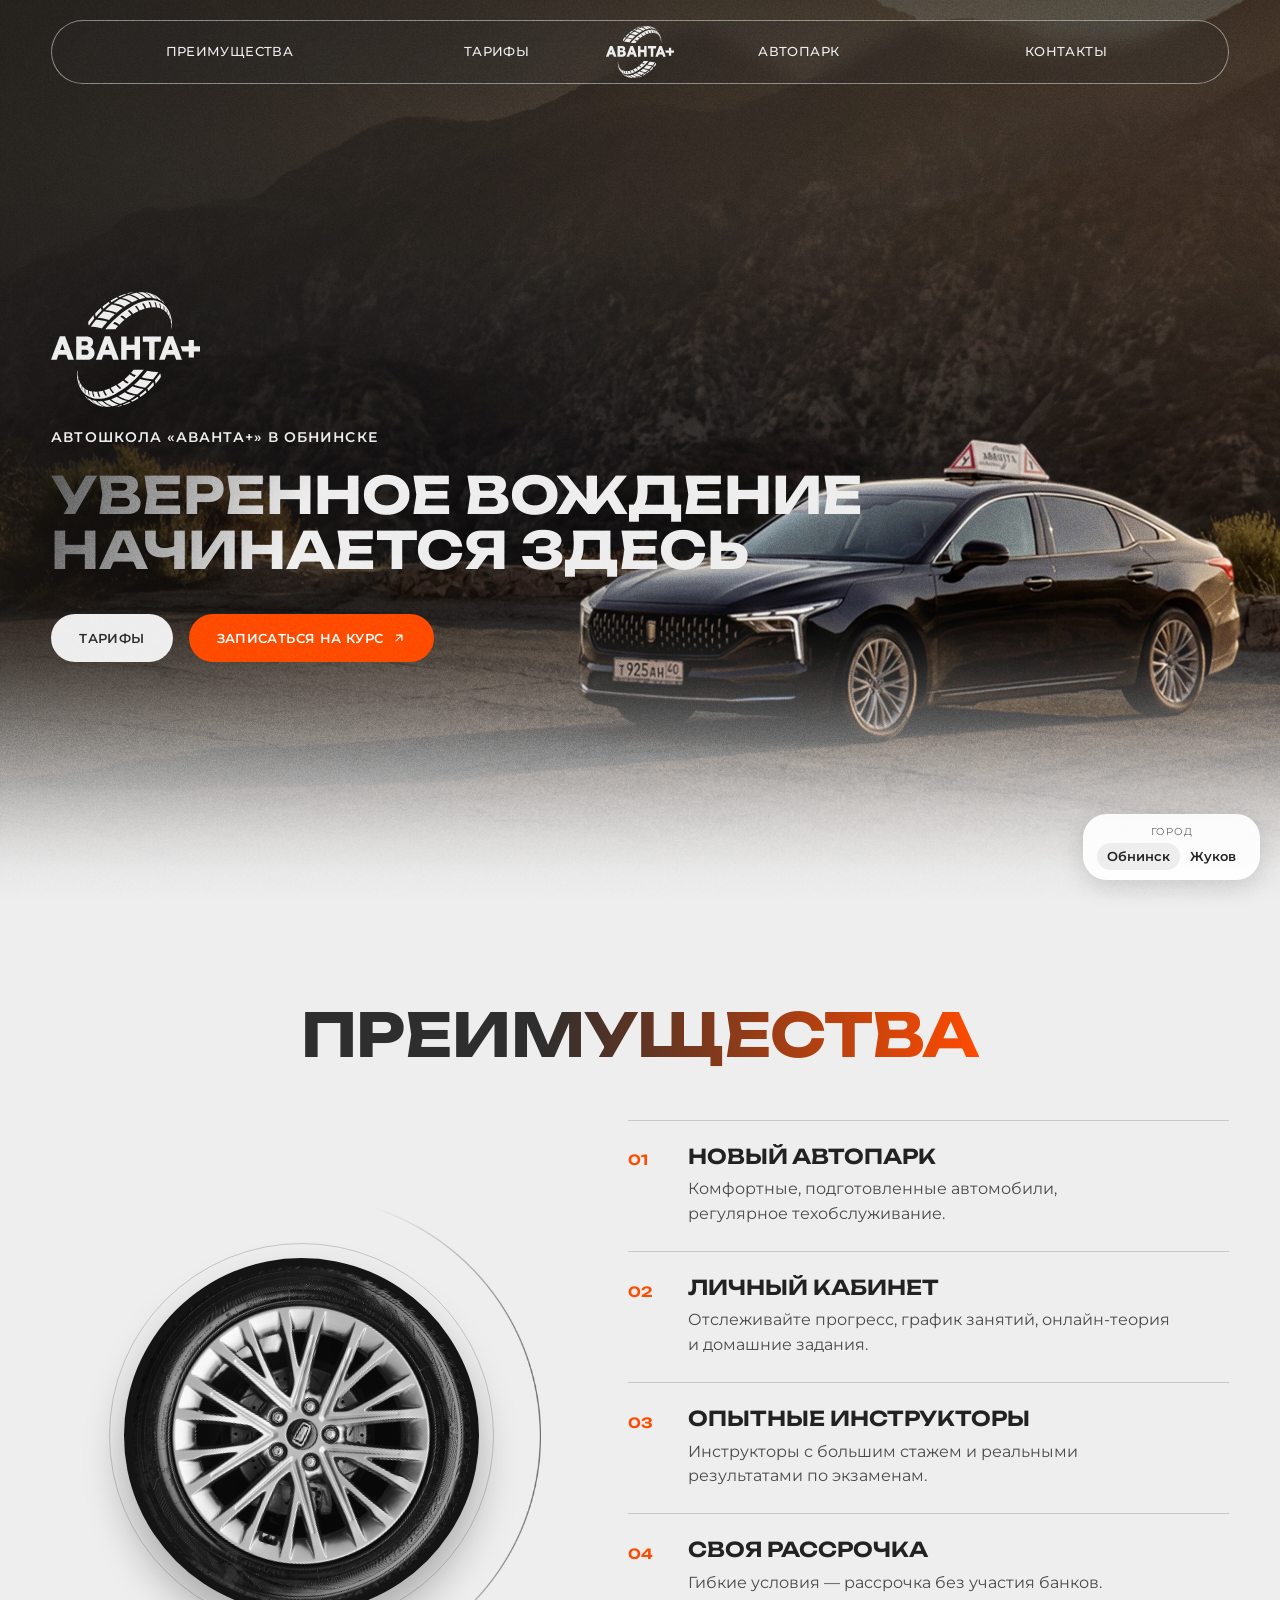
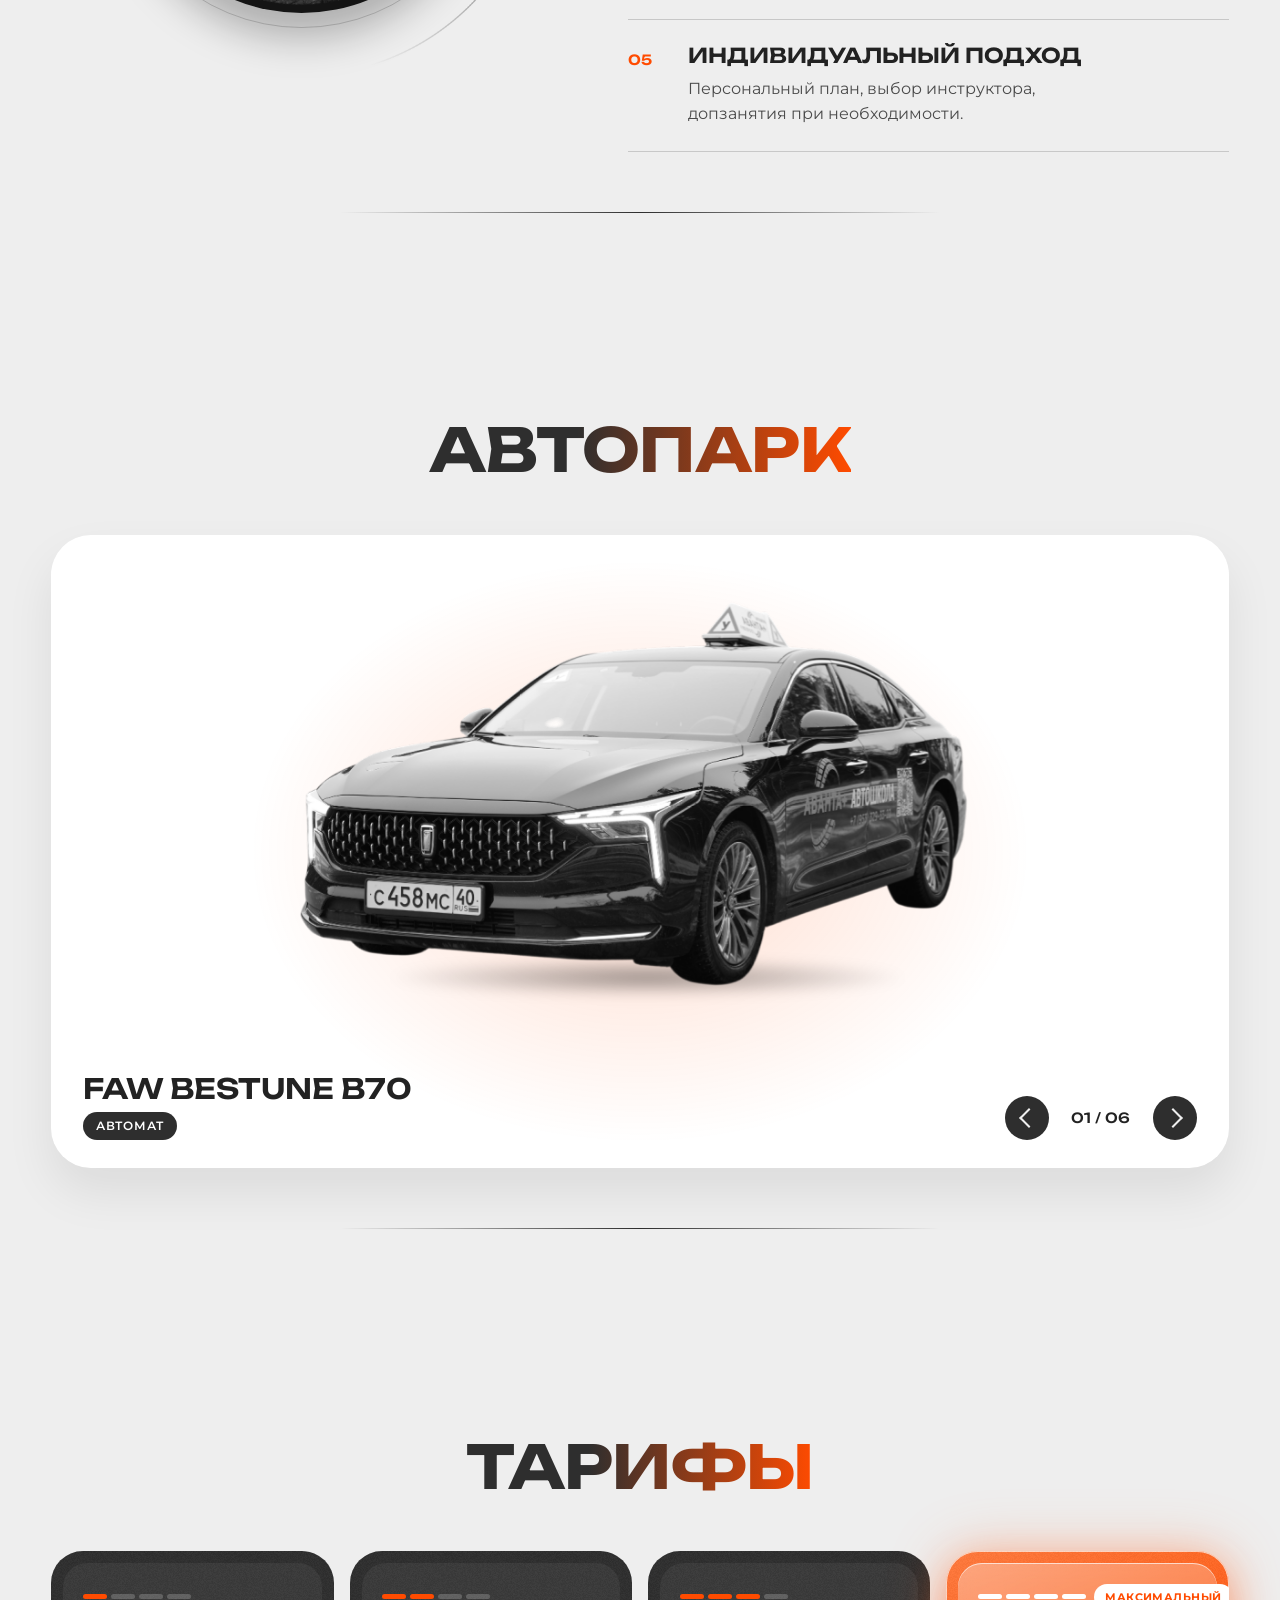
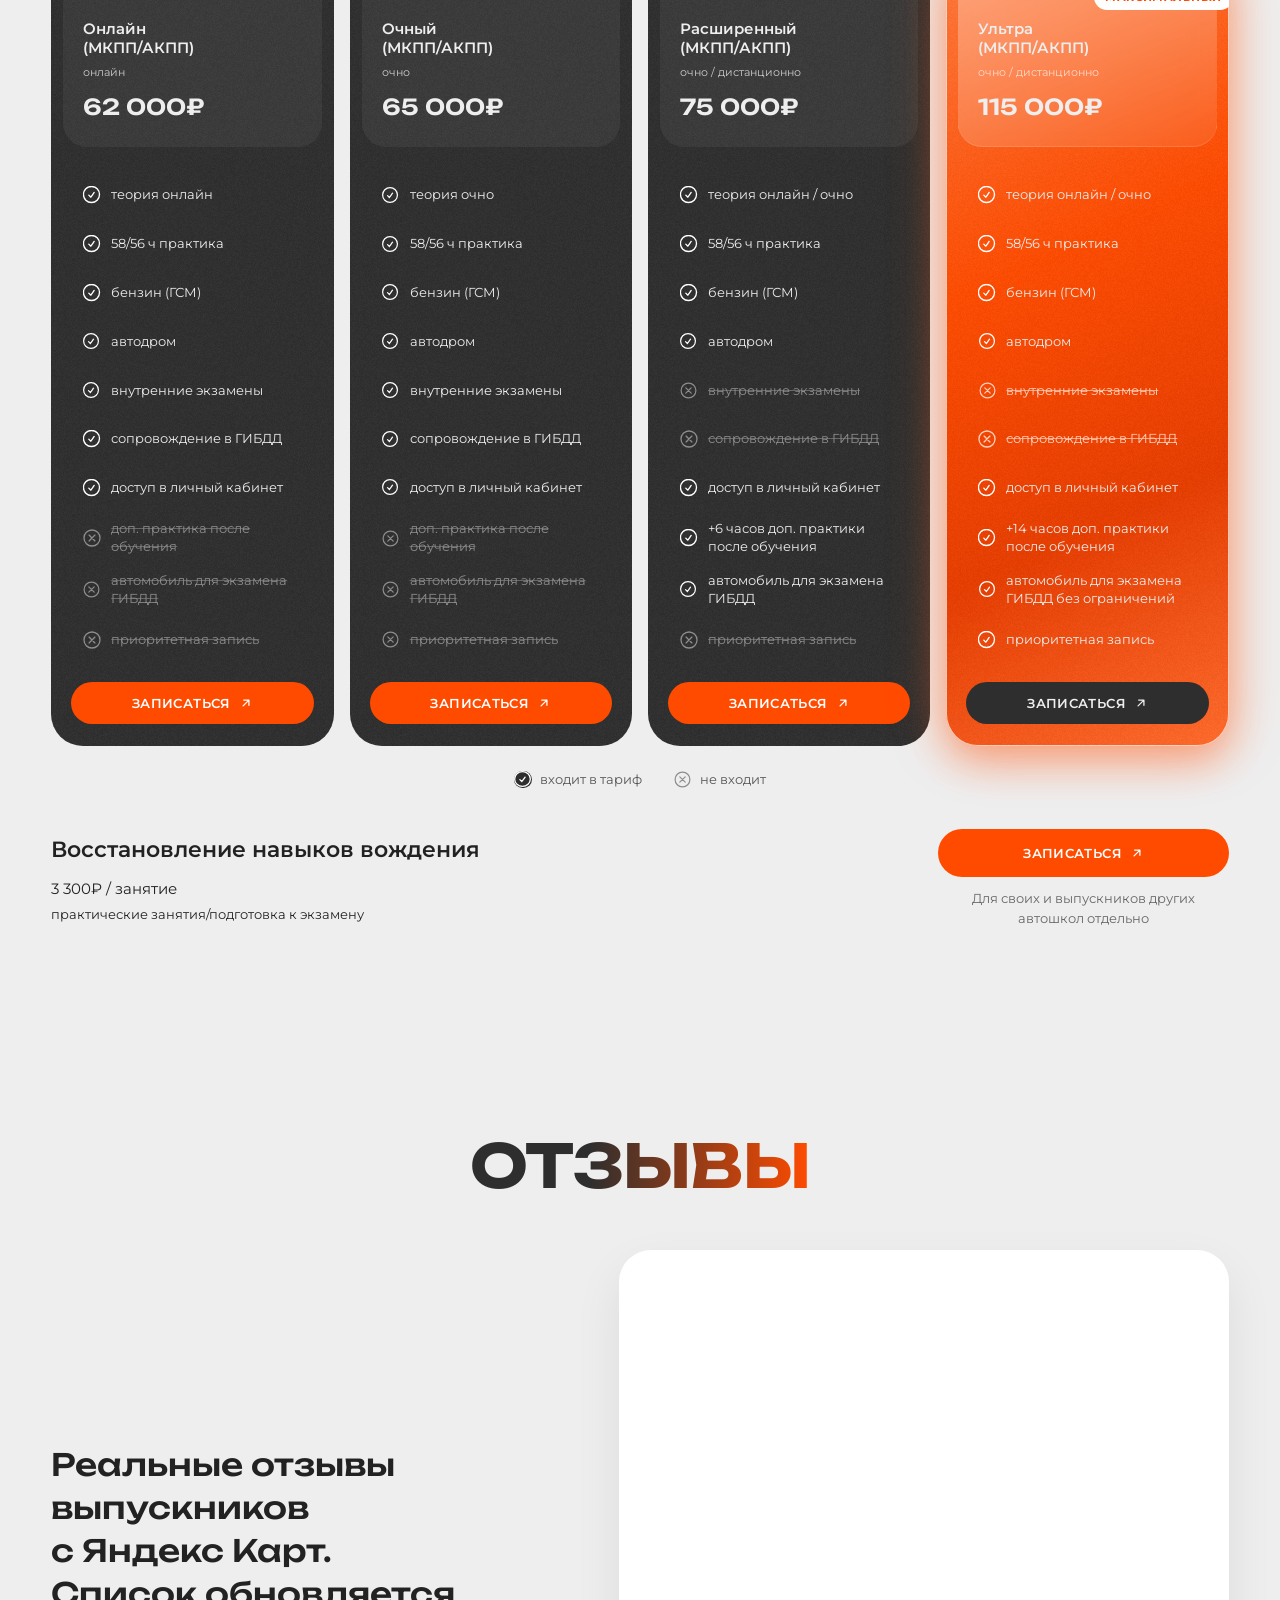
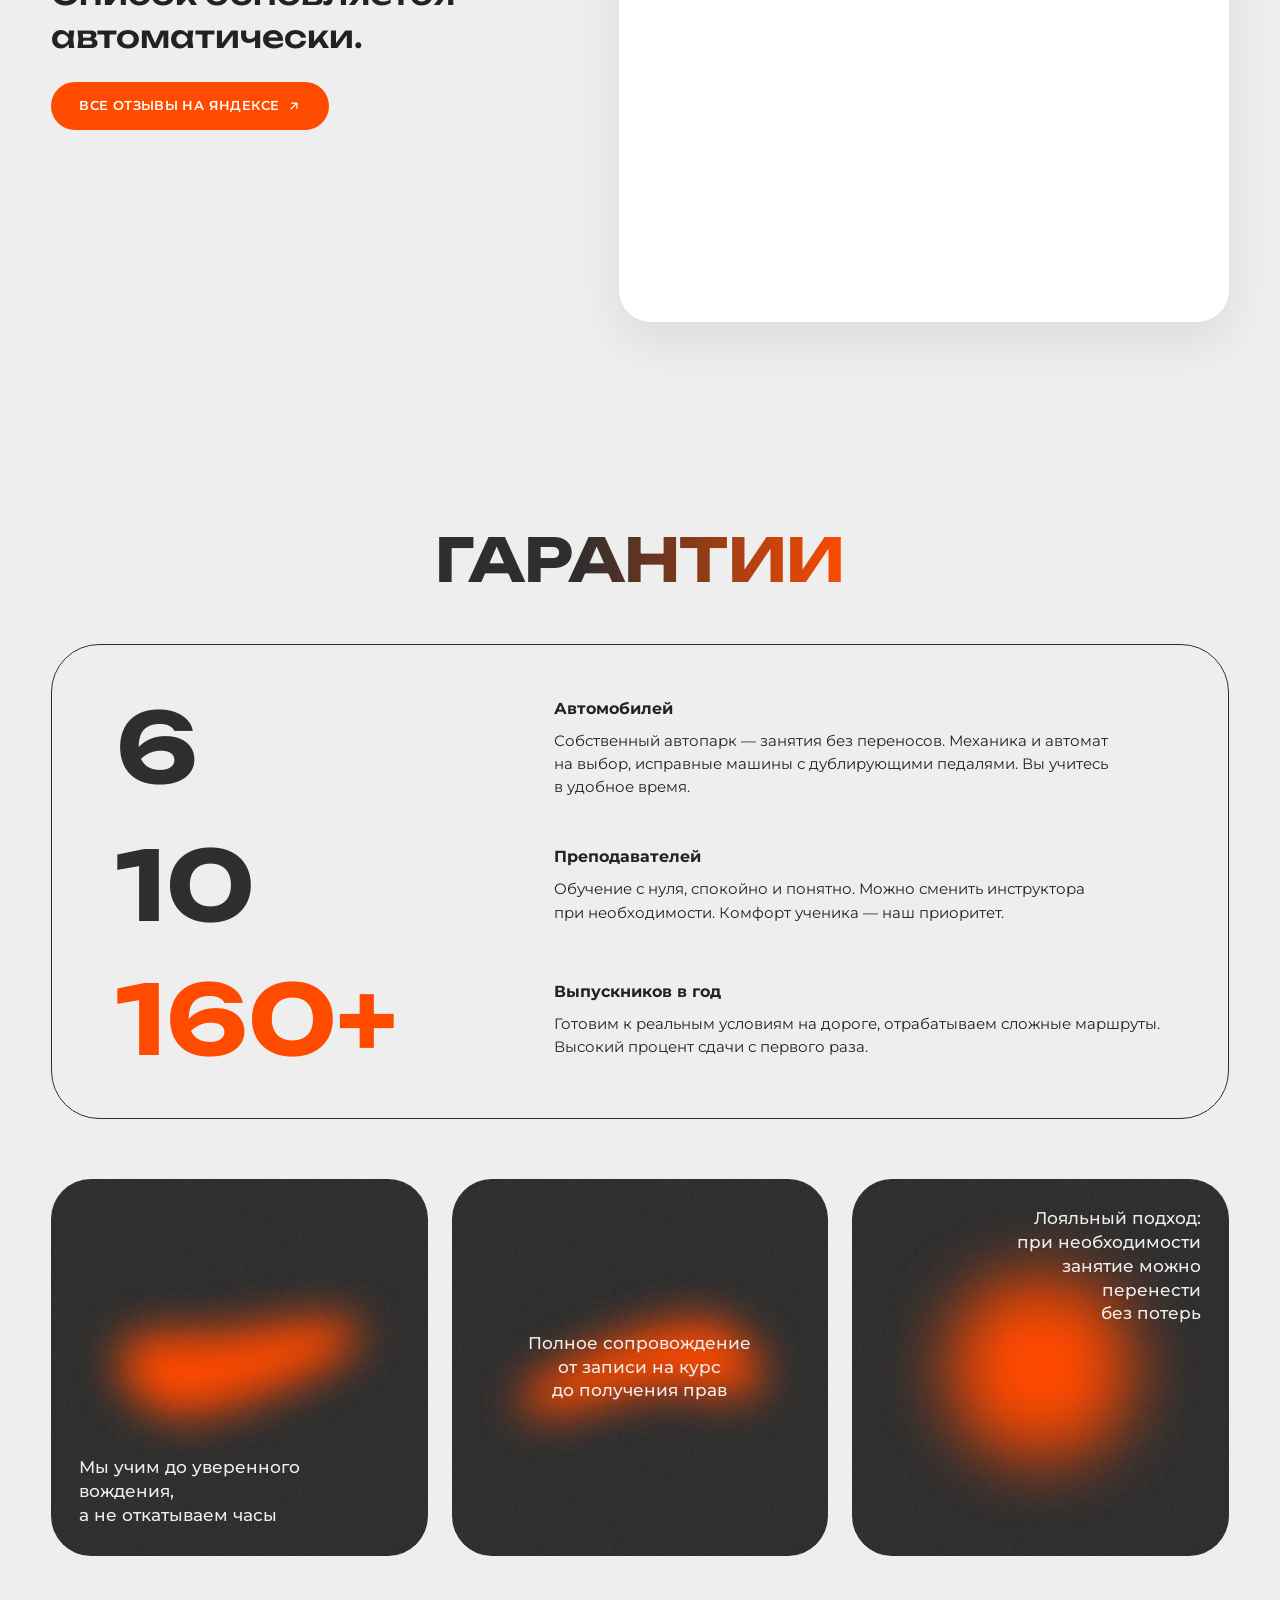
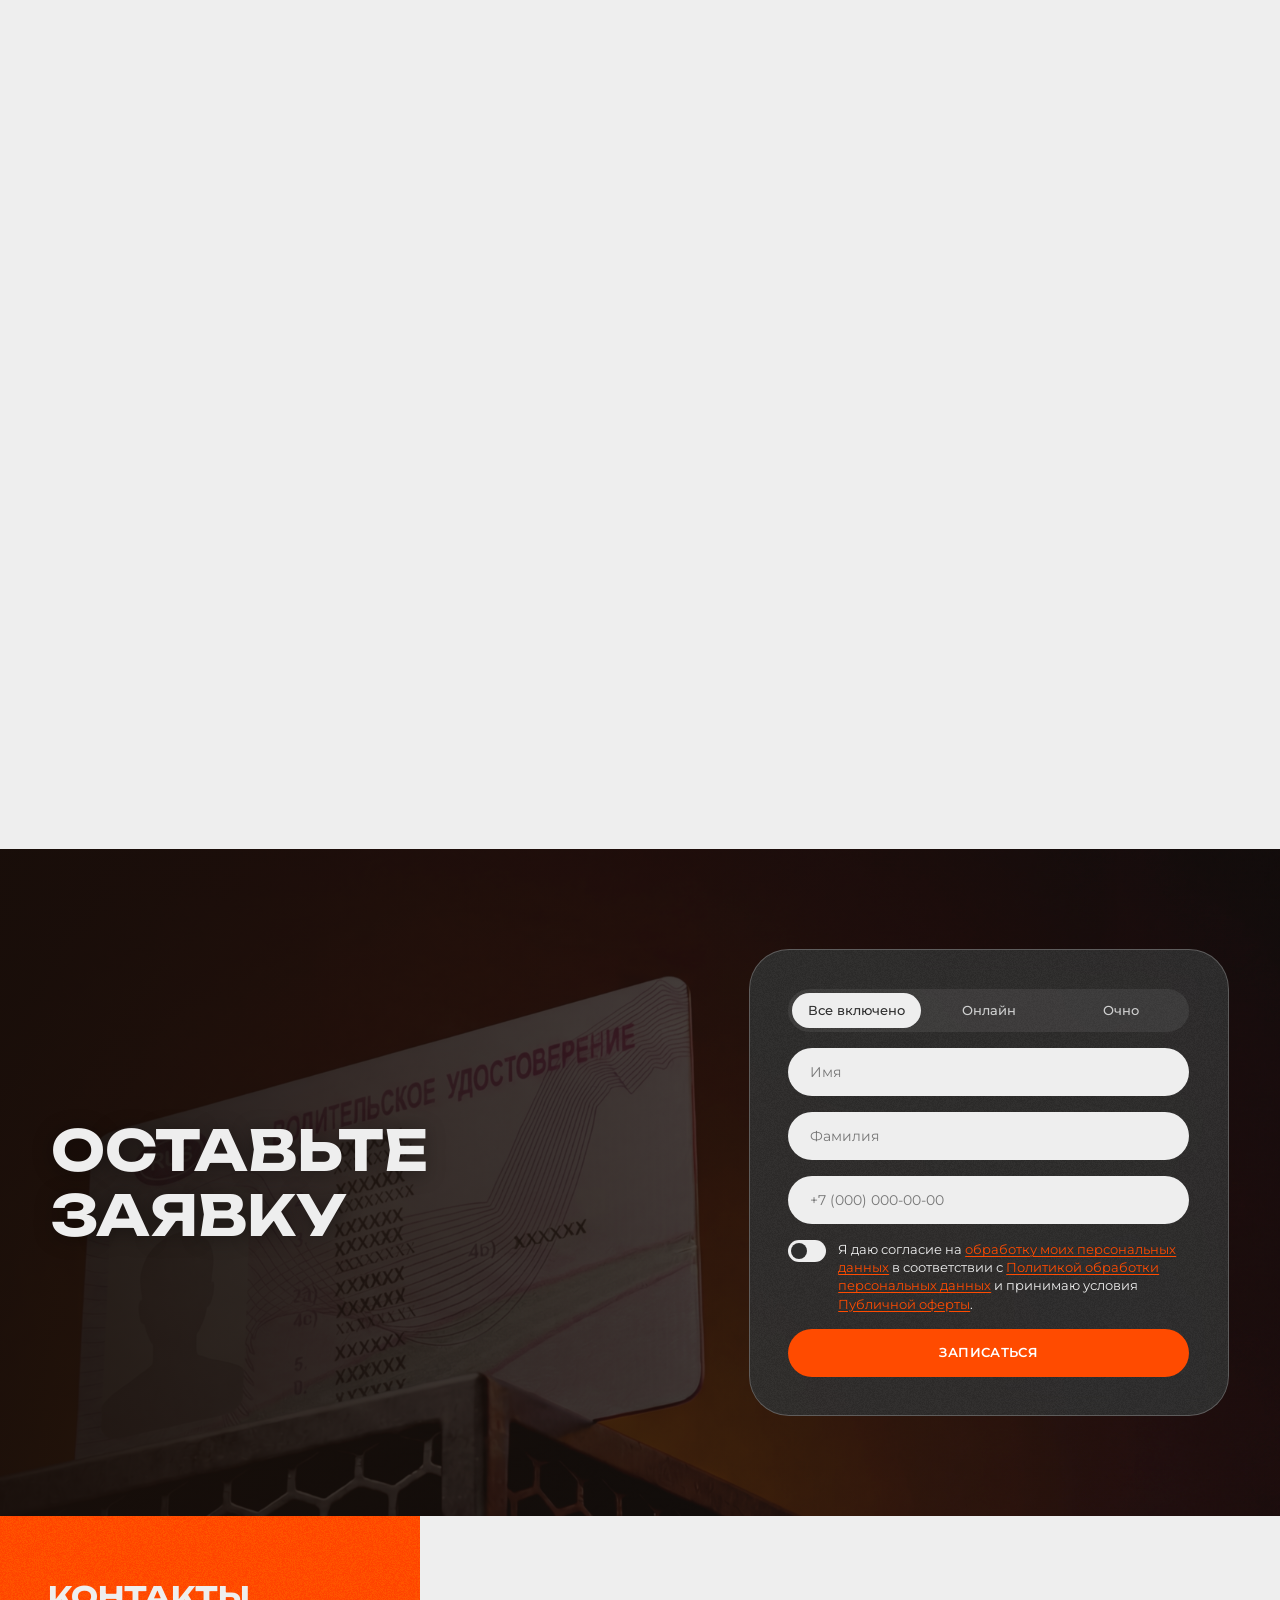
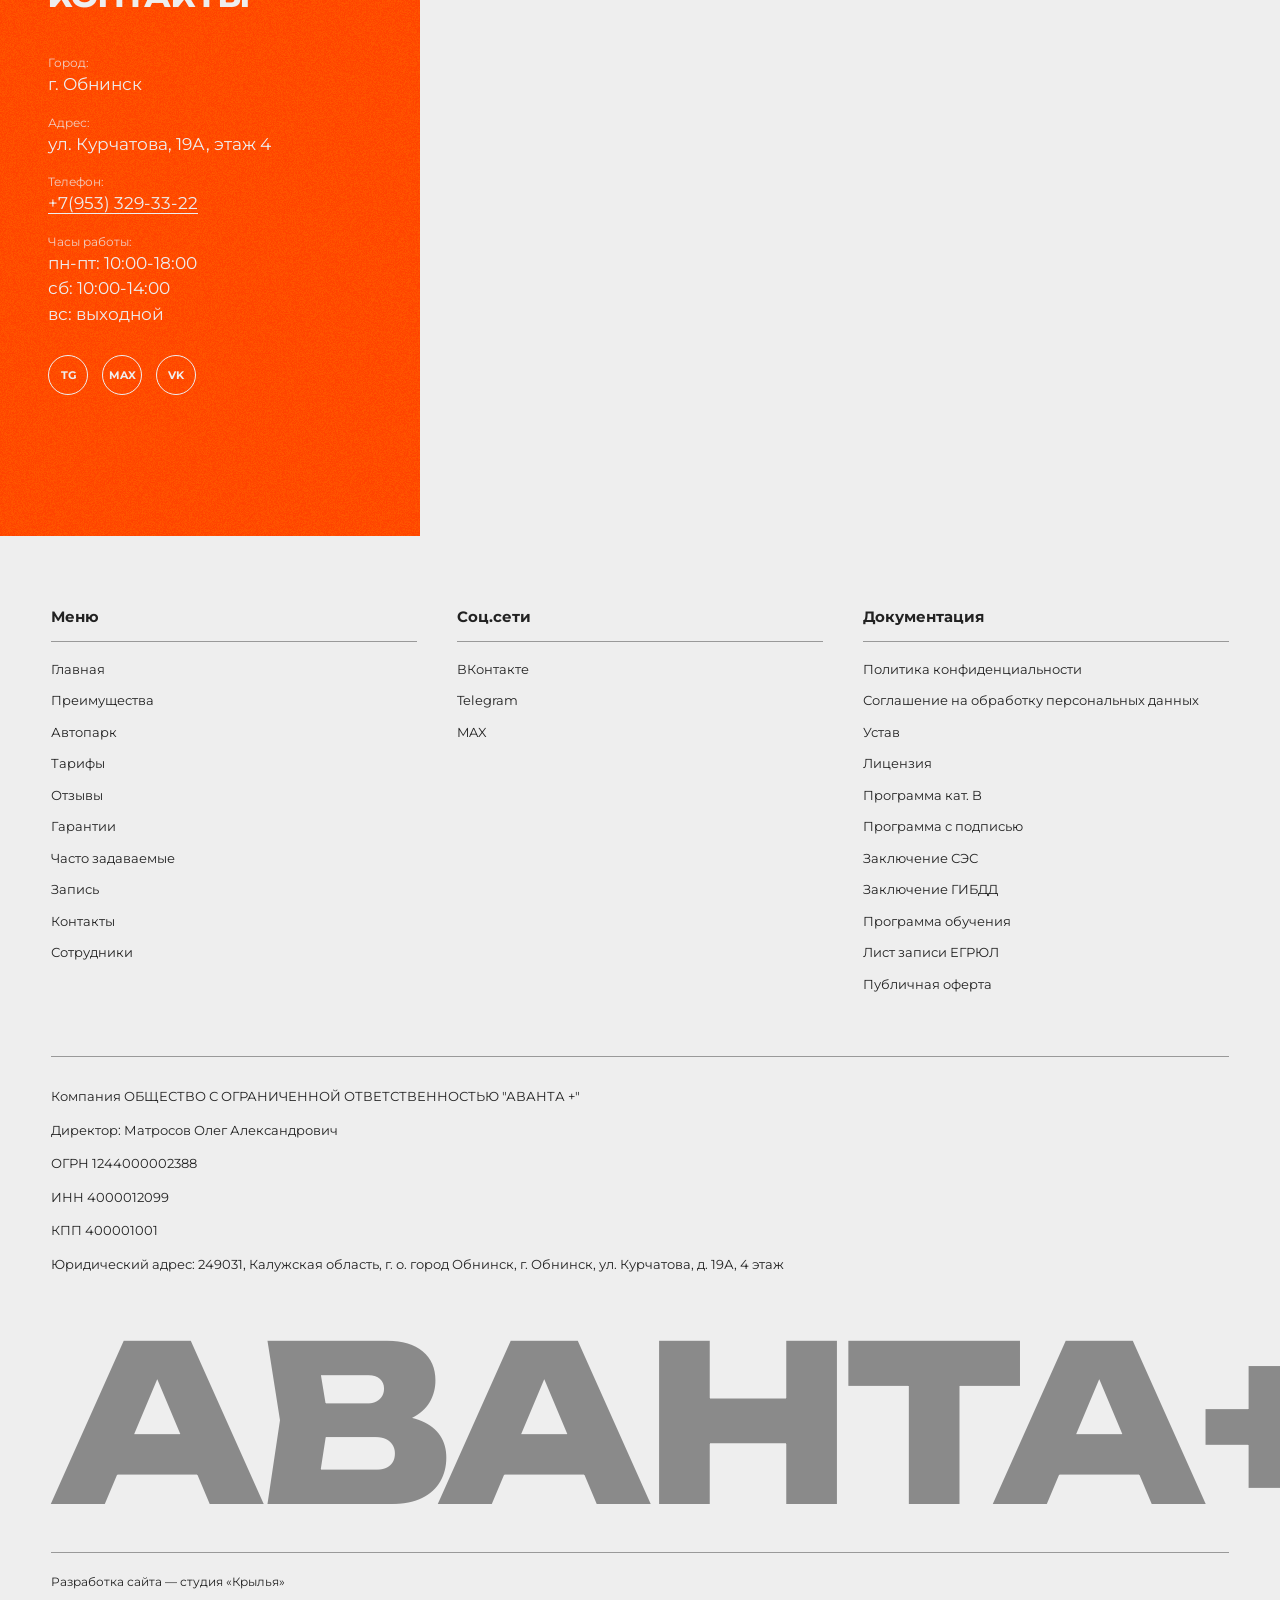
<file: index.html>
<!DOCTYPE html>
<html lang="ru">
<head>
<meta charset="utf-8">
<meta name="viewport" content="width=device-width, initial-scale=1">
<title>Автошкола «АВАНТА+» в Обнинске</title>
<meta name="description" content="Уверенное вождение начинается здесь">
<meta name="keywords" content="Сдать на права, получить права, автошкола, обнинск, автошкола обнинск, права обнинск">

<meta name="yandex-verification" content="4ce1aa71c9fef2ea">
<meta property="og:type" content="website">
<meta property="og:title" content="Автошкола «АВАНТА+» в Обнинске">
<meta property="og:description" content="Уверенное вождение начинается здесь">
<meta property="og:url" content="https://xn----7sbaagc0cqfsebjl5agg3t.xn--p1ai/">
<meta property="og:image" content="https://xn----7sbaagc0cqfsebjl5agg3t.xn--p1ai/img/og.png">
<link rel="canonical" href="https://xn----7sbaagc0cqfsebjl5agg3t.xn--p1ai/">
<link rel="icon" href="favicon.ico" sizes="any">
<link rel="icon" type="image/png" sizes="32x32" href="img/favicon-32.png">
<link rel="icon" type="image/svg+xml" href="img/logo-dark.svg">
<link rel="apple-touch-icon" href="img/favicon-180.png">
<link rel="preconnect" href="https://fonts.googleapis.com">
<link rel="preconnect" href="https://fonts.gstatic.com" crossorigin>
<link href="https://fonts.googleapis.com/css2?family=Unbounded:wght@300;400;500;600;700;800&family=Montserrat:wght@300;400;500;600;700&display=swap&subset=cyrillic" rel="stylesheet">
<link rel="stylesheet" href="css/style.css">
</head>
<body>
<header class="header" id="header">
<nav class="nav" aria-label="Основное меню">
<div class="nav__side"><a href="#advantages">Преимущества</a><a href="#tariffs">Тарифы</a></div>
<a class="nav__logo" href="index.html" aria-label="АВАНТА+ — на главную"><img class="logo-l" src="img/logo-light.svg" alt="АВАНТА+" width="80" height="62"><img class="logo-d" src="img/logo-dark.svg" alt="" aria-hidden="true" width="133" height="103"></a>
<div class="nav__side"><a href="#cars">Автопарк</a><a href="#contacts">Контакты</a></div>
<button class="burger" id="burger" aria-label="Меню" aria-expanded="false"><i></i></button>
</nav>
<div class="mobile-menu"><a href="#advantages">Преимущества</a><a href="#tariffs">Тарифы</a><a href="#cars">Автопарк</a><a href="#contacts">Контакты</a><a href="staff.html">Сотрудники</a></div>
</header>
<main>
<section class="hero" id="home">
<div class="wrap">
<img class="hero__logo" src="img/logo-light.svg" alt="АВАНТА+" width="80" height="62">
<p class="hero__eyebrow">Автошкола «АВАНТА+» в Обнинске</p>
<h1>Уверенное вождение<br>начинается здесь</h1>
<div class="hero__btns"><a class="btn btn--light" href="#tariffs">Тарифы</a><a class="btn btn--orange" href="#apply">Записаться на курс <i class="arr"></i></a></div>
</div>
</section>

<section class="section adv" id="advantages">
<div class="wrap">
<h2 class="title rv">Преимущества</h2>
<div class="perks">
<div class="perks__visual rv" aria-hidden="true"><img class="perks__ring" src="img/ring.png" alt=""><div class="perks__disc"><img class="perks__wheel" id="wheel" src="img/wheel.png" alt=""></div></div>
<ol class="perks__list rv"><li class="perk"><span class="perk__num">01</span><div><h3>Новый автопарк</h3><p>Комфортные, подготовленные автомобили, регулярное техобслуживание.</p></div></li><li class="perk"><span class="perk__num">02</span><div><h3>Личный кабинет</h3><p>Отслеживайте прогресс, график занятий, онлайн-теория и домашние задания.</p></div></li><li class="perk"><span class="perk__num">03</span><div><h3>Опытные инструкторы</h3><p>Инструкторы с большим стажем и реальными результатами по экзаменам.</p></div></li><li class="perk"><span class="perk__num">04</span><div><h3>Своя рассрочка</h3><p>Гибкие условия — рассрочка без участия банков.</p></div></li><li class="perk"><span class="perk__num">05</span><div><h3>Индивидуальный подход</h3><p>Персональный план, выбор инструктора, допзанятия при необходимости.</p></div></li></ol>
</div>
</div>
<div class="divider"></div>
</section>

<section class="section" id="cars">
<div class="wrap">
<h2 class="title rv">Автопарк</h2>
<div class="slider rv" id="carsSlider">
<div class="cars__view"><div class="cars__track"><div class="cars__slide"><div class="cars__car"><img src="img/cars/car-1.png" alt="Учебный автомобиль Faw Bestune B70, автомат" loading="lazy" width="1543" height="1100"></div><div class="cars__cap"><span class="cars__model">Faw Bestune B70</span><span class="cars__tx">Автомат</span></div></div><div class="cars__slide"><div class="cars__car"><img src="img/cars/car-2.png" alt="Учебный автомобиль Tenet T4, механика" loading="lazy" width="1543" height="1100"></div><div class="cars__cap"><span class="cars__model">Tenet T4</span><span class="cars__tx">Механика</span></div></div><div class="cars__slide"><div class="cars__car"><img src="img/cars/car-3.png" alt="Учебный автомобиль Chery Tiggo 4, механика" loading="lazy" width="1543" height="1100"></div><div class="cars__cap"><span class="cars__model">Chery Tiggo 4</span><span class="cars__tx">Механика</span></div></div><div class="cars__slide"><div class="cars__car"><img src="img/cars/car-4.png" alt="Учебный автомобиль Faw Bestune B70, автомат" loading="lazy" width="1543" height="1100"></div><div class="cars__cap"><span class="cars__model">Faw Bestune B70</span><span class="cars__tx">Автомат</span></div></div><div class="cars__slide"><div class="cars__car"><img src="img/cars/car-5.png" alt="Учебный автомобиль HAVAL Jolion, механика" loading="lazy" width="1543" height="1100"></div><div class="cars__cap"><span class="cars__model">HAVAL Jolion</span><span class="cars__tx">Механика</span></div></div><div class="cars__slide"><div class="cars__car"><img src="img/cars/car-6.png" alt="Учебный автомобиль HAVAL Jolion, механика" loading="lazy" width="1543" height="1100"></div><div class="cars__cap"><span class="cars__model">HAVAL Jolion</span><span class="cars__tx">Механика</span></div></div></div>
<div class="cars__ctl"><button class="slider__arrow slider__arrow--prev" aria-label="Предыдущий автомобиль" data-dir="-1"></button><span class="cars__count" aria-live="polite">01 / 06</span><button class="slider__arrow slider__arrow--next" aria-label="Следующий автомобиль" data-dir="1"></button></div></div>
<div class="dots"></div>
</div>
</div>
<div class="divider"></div>
</section>

<section class="section" id="tariffs">
<div class="wrap">
<h2 class="title rv">Тарифы</h2>
<div class="tariffs rv"><article class="tariff"><div class="tariff__head"><div class="tariff__top"><div class="level" role="img" aria-label="Уровень тарифа: 1 из 4"><i class="on"></i><i class=""></i><i class=""></i><i class=""></i></div></div><h3>Онлайн<br>(МКПП/АКПП)</h3><div class="fmt">онлайн</div><div class="price tariff__price">62 000₽</div></div><ul><li>теория онлайн</li><li>58/56 ч практика</li><li>бензин (ГСМ)</li><li>автодром</li><li>внутренние экзамены</li><li>сопровождение в ГИБДД</li><li>доступ в личный кабинет</li><li class="off">доп. практика после обучения<span class="sr"> — не входит</span></li><li class="off">автомобиль для экзамена ГИБДД<span class="sr"> — не входит</span></li><li class="off">приоритетная запись<span class="sr"> — не входит</span></li></ul><a class="btn" href="#apply" data-tariff="Онлайн">Записаться <i class="arr"></i></a></article><article class="tariff"><div class="tariff__head"><div class="tariff__top"><div class="level" role="img" aria-label="Уровень тарифа: 2 из 4"><i class="on"></i><i class="on"></i><i class=""></i><i class=""></i></div></div><h3>Очный<br>(МКПП/АКПП)</h3><div class="fmt">очно</div><div class="price tariff__price">65 000₽</div></div><ul><li>теория очно</li><li>58/56 ч практика</li><li>бензин (ГСМ)</li><li>автодром</li><li>внутренние экзамены</li><li>сопровождение в ГИБДД</li><li>доступ в личный кабинет</li><li class="off">доп. практика после обучения<span class="sr"> — не входит</span></li><li class="off">автомобиль для экзамена ГИБДД<span class="sr"> — не входит</span></li><li class="off">приоритетная запись<span class="sr"> — не входит</span></li></ul><a class="btn" href="#apply" data-tariff="Очный">Записаться <i class="arr"></i></a></article><article class="tariff"><div class="tariff__head"><div class="tariff__top"><div class="level" role="img" aria-label="Уровень тарифа: 3 из 4"><i class="on"></i><i class="on"></i><i class="on"></i><i class=""></i></div></div><h3>Расширенный<br>(МКПП/АКПП)</h3><div class="fmt">очно / дистанционно</div><div class="price tariff__price">75 000₽</div></div><ul><li>теория онлайн / очно</li><li>58/56 ч практика</li><li>бензин (ГСМ)</li><li>автодром</li><li class="off">внутренние экзамены<span class="sr"> — не входит</span></li><li class="off">сопровождение в ГИБДД<span class="sr"> — не входит</span></li><li>доступ в личный кабинет</li><li>+6 часов доп. практики после обучения</li><li>автомобиль для экзамена ГИБДД</li><li class="off">приоритетная запись<span class="sr"> — не входит</span></li></ul><a class="btn" href="#apply" data-tariff="Расширенный">Записаться <i class="arr"></i></a></article><article class="tariff tariff--hot"><div class="tariff__head"><div class="tariff__top"><div class="level" role="img" aria-label="Уровень тарифа: 4 из 4"><i class="on"></i><i class="on"></i><i class="on"></i><i class="on"></i></div><span class="badge">Максимальный</span></div><h3>Ультра<br>(МКПП/АКПП)</h3><div class="fmt">очно / дистанционно</div><div class="price tariff__price">115 000₽</div></div><ul><li>теория онлайн / очно</li><li>58/56 ч практика</li><li>бензин (ГСМ)</li><li>автодром</li><li class="off">внутренние экзамены<span class="sr"> — не входит</span></li><li class="off">сопровождение в ГИБДД<span class="sr"> — не входит</span></li><li>доступ в личный кабинет</li><li>+14 часов доп. практики после обучения</li><li>автомобиль для экзамена ГИБДД без ограничений</li><li>приоритетная запись</li></ul><a class="btn" href="#apply" data-tariff="Ультра">Записаться <i class="arr"></i></a></article></div>
<p class="legend rv"><span class="legend__on">входит в тариф</span><span class="legend__off">не входит</span></p>
<div class="recover rv">
<div><h3>Восстановление навыков вождения</h3><div class="price">3 300₽ / занятие</div><p>практические занятия/подготовка к экзамену</p></div>
<div class="recover__cta"><a class="btn btn--orange" href="#apply" data-tariff="Восстановление навыков">Записаться <i class="arr"></i></a><small>Для своих и выпускников других автошкол отдельно</small></div>
</div>
</div>
</section>

<section class="section" id="reviews">
<div class="wrap">
<h2 class="title rv">Отзывы</h2>
<div class="reviews-yx rv">
<div class="reviews-yx__side">
<p class="reviews-yx__lead">Реальные отзывы выпускников с Яндекс Карт. Список обновляется автоматически.</p>
<a class="btn btn--orange" href="https://yandex.ru/profile/133454188664" target="_blank" rel="noopener">Все отзывы на Яндексе <i class="arr"></i></a>
</div>
<iframe class="reviews-yx__frame" src="https://yandex.ru/maps-reviews-widget/133454188664?comments" title="Отзывы об автошколе «АВАНТА+» на Яндекс Картах" loading="lazy"></iframe>
</div>
</div>
</section>

<section class="section" id="guarantees">
<div class="wrap">
<h2 class="title rv">Гарантии</h2>
<div class="stats rv">
<div class="stat"><b>6</b><div><h3>Автомобилей</h3><p>Собственный автопарк — занятия без переносов. Механика и автомат на выбор, исправные машины с дублирующими педалями. Вы учитесь в удобное время.</p></div></div>
<div class="stat"><b>10</b><div><h3>Преподавателей</h3><p>Обучение с нуля, спокойно и понятно. Можно сменить инструктора при необходимости. Комфорт ученика — наш приоритет.</p></div></div>
<div class="stat"><b>160+</b><div><h3>Выпускников в год</h3><p>Готовим к реальным условиям на дороге, отрабатываем сложные маршруты. Высокий процент сдачи с первого раза.</p></div></div>
</div>
<div class="glows rv">
<div class="glow"><span>Мы учим до уверенного вождения, а не откатываем часы</span></div>
<div class="glow"><span>Полное сопровождение от записи на курс до получения прав</span></div>
<div class="glow"><span>Лояльный подход: при необходимости занятие можно перенести без потерь</span></div>
</div>
</div>
</section>

<section class="section" id="faq">
<div class="wrap">
<h2 class="title rv">Часто задаваемые<br>вопросы</h2>
<div class="faq rv"><details><summary>Сколько длится обучение</summary><div class="faq__a">Обучение в автошколе обычно занимает <b>от 2 до 3 месяцев</b>. За это время ученики проходят теоретические занятия по правилам дорожного движения и практические уроки вождения с инструктором. Точная продолжительность может немного отличаться в зависимости от расписания занятий и индивидуального темпа обучения.</div></details><details><summary>С какого возраста можно начинать обучение</summary><div class="faq__a">Начать обучение в автошколе можно <b>с 16 лет</b>. Теорию и практические занятия по вождению разрешено проходить уже в этом возрасте, однако <b>сдавать экзамен в ГИБДД можно с 17 лет и получить водительское удостоверение можно только с 18 лет</b>.</div></details><details><summary>Можно ли выбрать инструктора?</summary><div class="faq__a">Да, в автошколе можно выбрать инструктора. Мы стараемся учитывать пожелания учеников, чтобы обучение проходило комфортно и эффективно. Если по каким-то причинам инструктор не подходит, его можно заменить.</div></details><details><summary>Включён ли внутренний экзамен в стоимость?</summary><div class="faq__a">Да, <b>внутренние экзамены входят в стоимость обучения</b>. Перед экзаменом в ГИБДД ученики проходят внутреннюю проверку знаний по теории и практике, чтобы убедиться, что они полностью готовы к сдаче.</div></details><details><summary>Что будет, если не сдам экзамен?</summary><div class="faq__a">Если экзамен не будет сдан с первого раза — это не проблема. Можно записаться на <b>пересдачу экзамена</b> после дополнительной подготовки. При необходимости можно взять дополнительные занятия по вождению с инструктором, чтобы лучше подготовиться.</div></details><details><summary>Сколько практических часов входит в курс обучения?</summary><div class="faq__a">На механической КПП 58 часов (29 занятий). На автоматической КПП 56 часов (28 занятий).</div></details></div>
</div>
</section>

<section class="apply" id="apply">
<div class="wrap">
<h2>Оставьте<br>заявку</h2>
<form class="form" id="leadForm" action="send.php" method="post" novalidate>
<div class="pills" role="radiogroup" aria-label="Формат обучения">
<label><input type="radio" name="format" value="Все включено" checked><span>Все включено</span></label>
<label><input type="radio" name="format" value="Онлайн"><span>Онлайн</span></label>
<label><input type="radio" name="format" value="Очно"><span>Очно</span></label>
</div>
<input type="hidden" name="tariff" id="tariffField" value="">
<input class="field" name="name" placeholder="Имя" autocomplete="given-name" required>
<input class="field" name="surname" placeholder="Фамилия" autocomplete="family-name">
<input class="field" name="phone" id="phone" type="tel" placeholder="+7 (000) 000-00-00" autocomplete="tel" inputmode="tel" required>
<input class="hp" name="website" tabindex="-1" autocomplete="off" aria-hidden="true">
<label class="consent"><input type="checkbox" name="consent" required><i></i><span>Я даю согласие на <a href="agreement.html" target="_blank">обработку моих персональных данных</a> в соответствии с <a href="politica.html" target="_blank">Политикой обработки персональных данных</a> и принимаю условия <a href="offer.html" target="_blank">Публичной оферты</a>.</span></label>
<button class="btn btn--orange" type="submit">Записаться</button>
<div class="form__msg" role="status" aria-live="polite"></div>
</form>
</div>
</section>

<section class="contacts" id="contacts">
<div class="box">
<div class="contacts__card">
<h2>Контакты</h2>
<dl>
<dt>Город:</dt><dd>г. Обнинск</dd>
<dt>Адрес:</dt><dd>ул. Курчатова, 19А, этаж 4</dd>
<dt>Телефон:</dt><dd><a href="tel:+79533293322">+7(953) 329-33-22</a></dd>
<dt>Часы работы:</dt><dd>пн-пт: 10:00-18:00<br>сб: 10:00-14:00<br>вс: выходной</dd>
</dl>
<div class="soc"><a href="https://t.me/avtosholaavanta" target="_blank" rel="noopener nofollow" aria-label="Telegram">TG</a><a href="https://max.ru/u/f9LHodD0cOLKsOPkYy5Xnb5IrDjXSmFzBLeEMEug54vlMA3po6OFooNunOg" target="_blank" rel="noopener nofollow" aria-label="MAX">MAX</a><a href="https://m.vk.com/avanta_plus?from=groups" target="_blank" rel="noopener nofollow" aria-label="ВКонтакте">VK</a></div>
</div>
<iframe src="https://yandex.ru/map-widget/v1/?text=%D0%9E%D0%B1%D0%BD%D0%B8%D0%BD%D1%81%D0%BA%2C%20%D1%83%D0%BB.%20%D0%9A%D1%83%D1%80%D1%87%D0%B0%D1%82%D0%BE%D0%B2%D0%B0%2C%2019%D0%90&z=16" title="Карта: Обнинск, ул. Курчатова, 19А" loading="lazy"></iframe>
</div>
</section>
</main>
<div class="city"><small>Город</small><a class="is-active" href="index.html">Обнинск</a><a href="https://авантаплюс-жуков.рф" rel="noopener">Жуков</a></div>
<footer class="footer">
<div class="wrap">
<div class="footer__cols">
<div><h4>Меню</h4><ul><li><a href="index.html">Главная</a></li><li><a href="index.html#advantages">Преимущества</a></li><li><a href="index.html#cars">Автопарк</a></li><li><a href="index.html#tariffs">Тарифы</a></li><li><a href="index.html#reviews">Отзывы</a></li><li><a href="index.html#guarantees">Гарантии</a></li><li><a href="index.html#faq">Часто задаваемые</a></li><li><a href="index.html#apply">Запись</a></li><li><a href="index.html#contacts">Контакты</a></li><li><a href="staff.html">Сотрудники</a></li></ul></div>
<div><h4>Соц.сети</h4><ul><li><a href="https://m.vk.com/avanta_plus?from=groups" target="_blank" rel="noopener">ВКонтакте</a></li><li><a href="https://t.me/avtosholaavanta" target="_blank" rel="noopener">Telegram</a></li><li><a href="https://max.ru/u/f9LHodD0cOLKsOPkYy5Xnb5IrDjXSmFzBLeEMEug54vlMA3po6OFooNunOg" target="_blank" rel="noopener">MAX</a></li></ul></div>
<div><h4>Документация</h4><ul><li><a href="politica.html">Политика конфиденциальности</a></li><li><a href="agreement.html">Соглашение на обработку персональных данных</a></li><li><a href="https://drive.google.com/file/d/1RP7_8xvrJ_dAFmNI31IQmxbpbrhyKJgL/view" target="_blank" rel="noopener">Устав</a></li><li><a href="https://drive.google.com/file/d/1ELDkynVh0WRn7BQ8FpKYlxWYIwi5uxI0/view" target="_blank" rel="noopener">Лицензия</a></li><li><a href="https://drive.google.com/file/d/1EZBDmH4n6Tk1G88_iXGCYpBVaG90hu8s/view" target="_blank" rel="noopener">Программа кат. B</a></li><li><a href="https://drive.google.com/file/d/1gGV7eSB4Lzk-zm4KqH8TQIgqFJify73N/view" target="_blank" rel="noopener">Программа с подписью</a></li><li><a href="https://drive.google.com/file/d/1hiBWjj0pPdin5Br7A0weggt8YxjEgzK6/view" target="_blank" rel="noopener">Заключение СЭС</a></li><li><a href="https://drive.google.com/file/d/1XhlPRv-5QL1008h_i6quoGcVL-c2pqII/view" target="_blank" rel="noopener">Заключение ГИБДД</a></li><li><a href="https://drive.google.com/drive/folders/1lKccmufFvm96PmgenAxuzamiKBjiP2Pj" target="_blank" rel="noopener">Программа обучения</a></li><li><a href="https://drive.google.com/file/d/1_wGCpB1wLgs9R_HpBcq9igRPswcBNfwR/view" target="_blank" rel="noopener">Лист записи ЕГРЮЛ</a></li><li><a href="offer.html">Публичная оферта</a></li></ul></div>
</div>
<div class="footer__req">
<p>Компания ОБЩЕСТВО С ОГРАНИЧЕННОЙ ОТВЕТСТВЕННОСТЬЮ "АВАНТА +"</p>
<p>Директор: Матросов Олег Александрович</p>
<p>ОГРН 1244000002388</p><p>ИНН 4000012099</p><p>КПП 400001001</p>
<p>Юридический адрес: 249031, Калужская область, г. о. город Обнинск, г. Обнинск, ул. Курчатова, д. 19А, 4 этаж</p>
</div>
<div class="footer__word" aria-hidden="true">АВАНТА+</div>
<div class="footer__credit"><span>Разработка сайта — студия «Крылья»</span></div>
</div>
</footer>
<button class="totop" id="totop" aria-label="Наверх"></button>
<script src="js/main.js" defer></script>
<script>(function(m,e,t,r,i,k,a){m[i]=m[i]||function(){(m[i].a=m[i].a||[]).push(arguments)};m[i].l=1*new Date();for(var j=0;j<document.scripts.length;j++){if(document.scripts[j].src===r)return}k=e.createElement(t),a=e.getElementsByTagName(t)[0],k.async=1,k.src=r,a.parentNode.insertBefore(k,a)})(window,document,'script','https://mc.yandex.ru/metrika/tag.js','ym');
ym(108418015,'init',{webvisor:true,clickmap:true,accurateTrackBounce:true,trackLinks:true});
ym(112482709,'init',{webvisor:true,clickmap:true,accurateTrackBounce:true,trackLinks:true});</script>
<noscript><div><img src="https://mc.yandex.ru/watch/108418015" style="position:absolute;left:-9999px" alt=""><img src="https://mc.yandex.ru/watch/112482709" style="position:absolute;left:-9999px" alt=""></div></noscript>
</body></html>
</file>
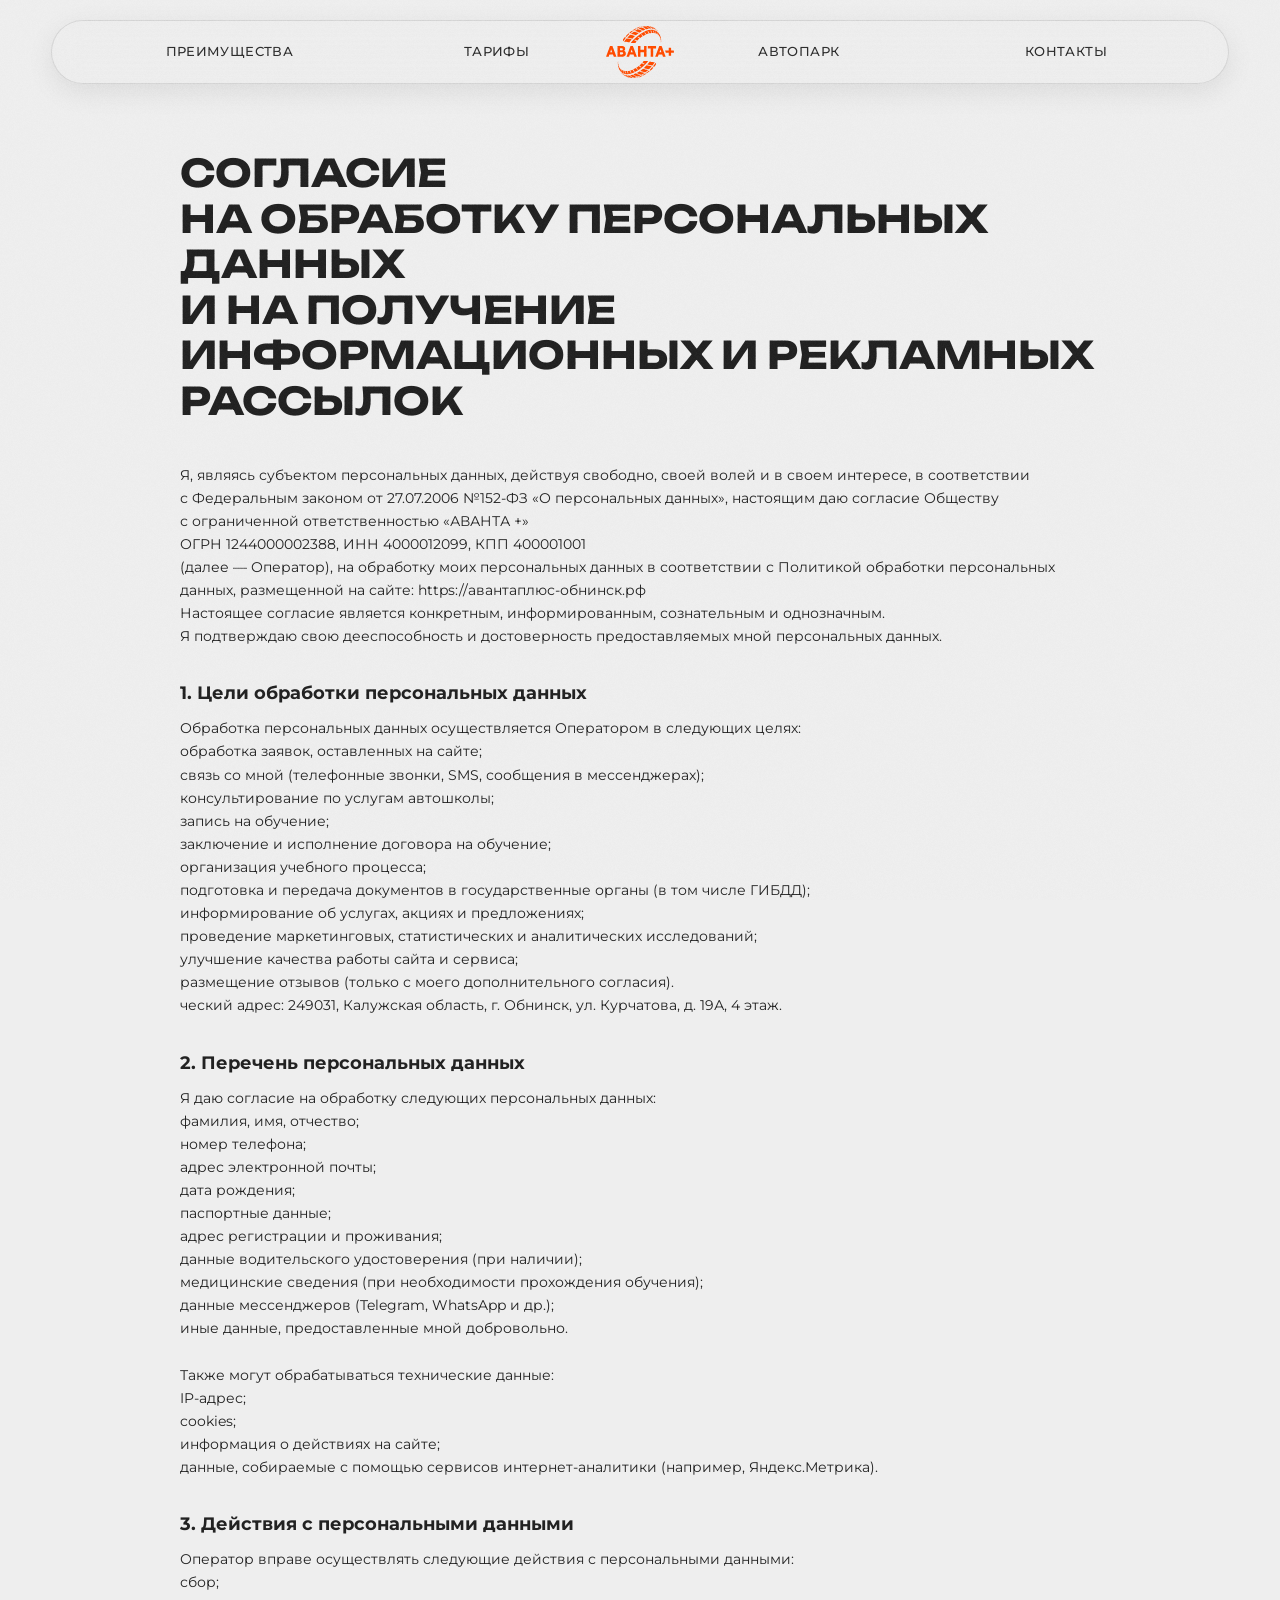
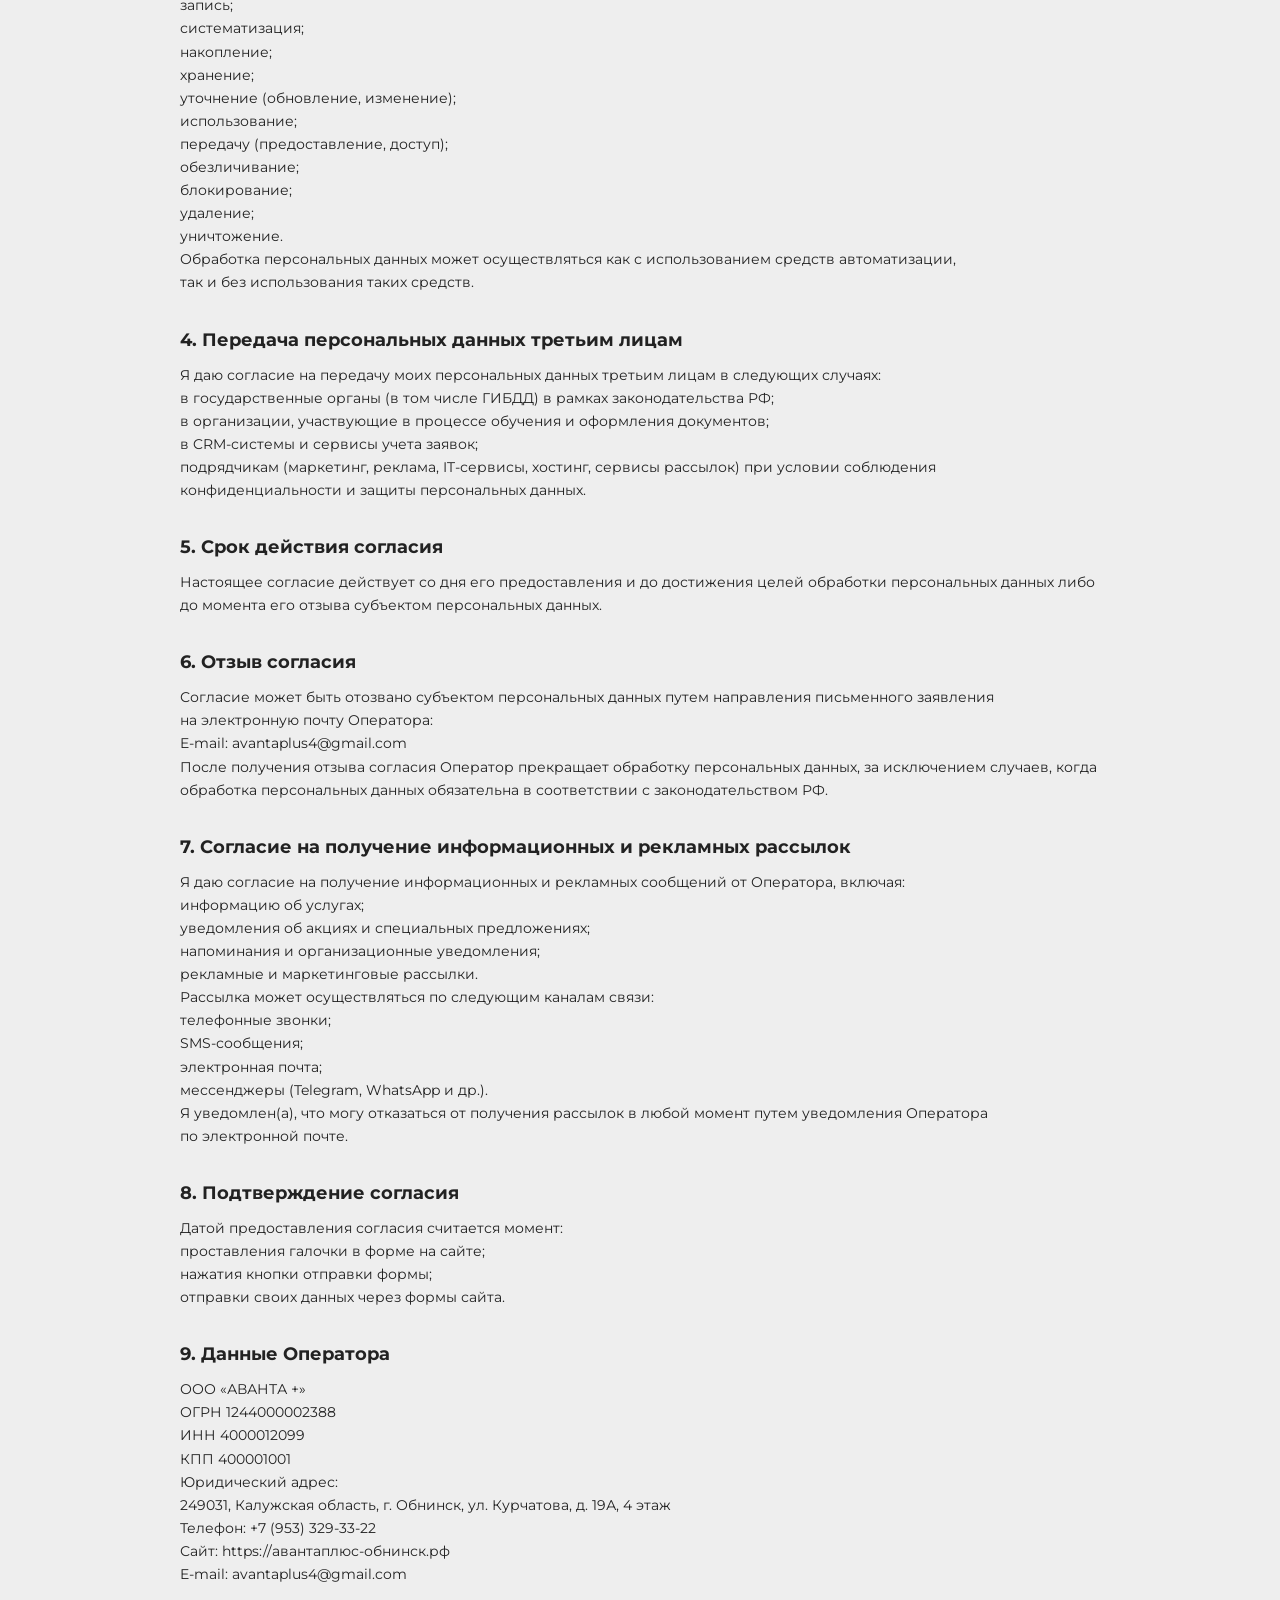
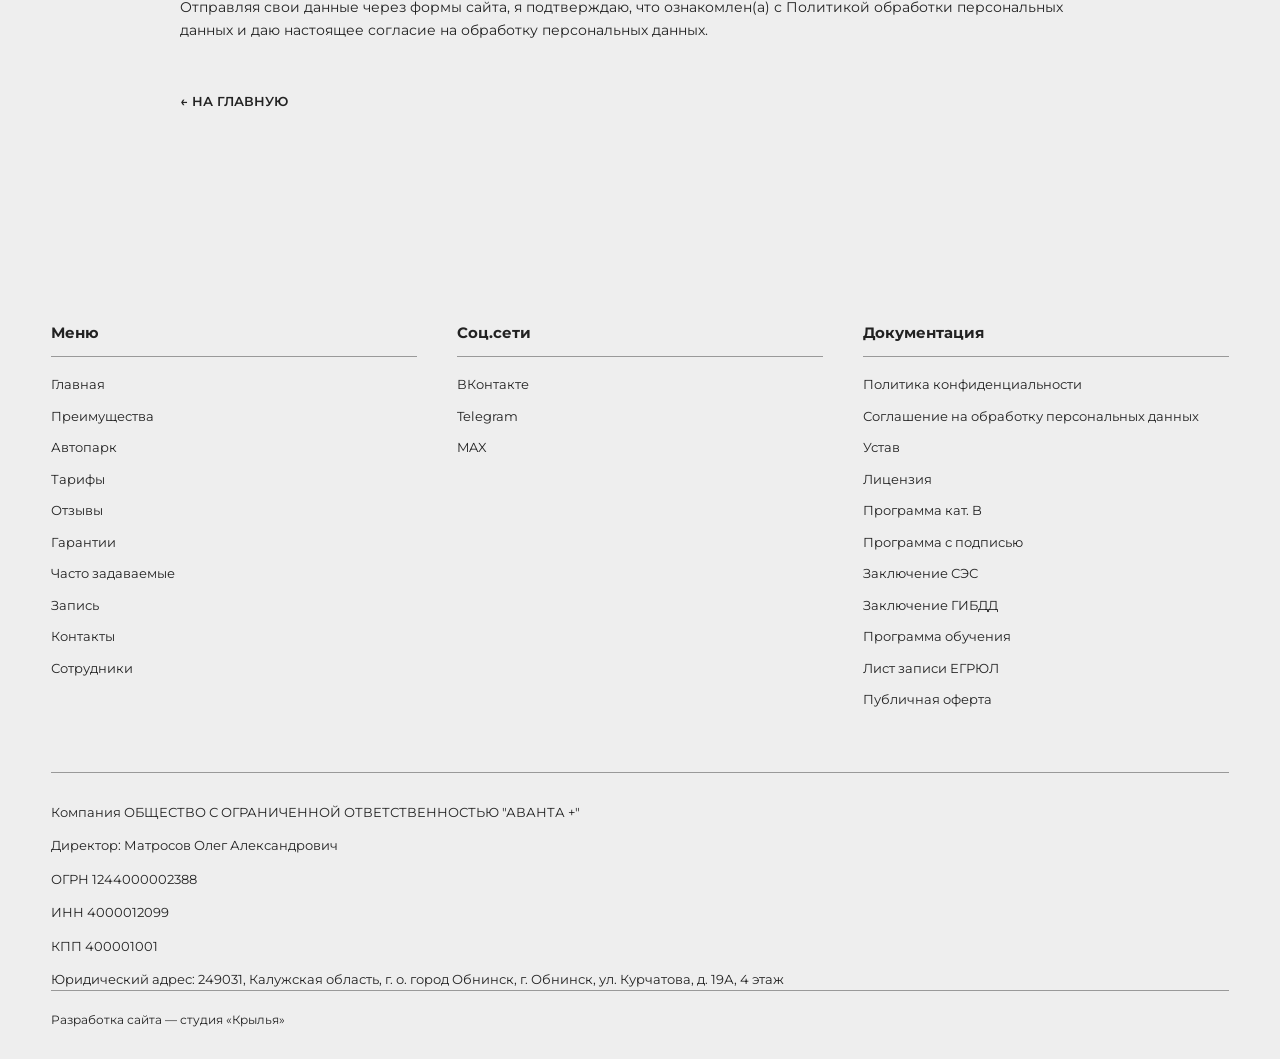
<file: agreement.html>
<!DOCTYPE html>
<html lang="ru">
<head>
<meta charset="utf-8">
<meta name="viewport" content="width=device-width, initial-scale=1">
<title>Соглашение на обработку персональных данных</title>
<meta name="description" content="Соглашение на обработку персональных данных">
<meta name="keywords" content="Сдать на права, получить права, автошкола, обнинск, автошкола обнинск, права обнинск">
<meta name="robots" content="noindex">
<meta name="yandex-verification" content="4ce1aa71c9fef2ea">
<meta property="og:type" content="website">
<meta property="og:title" content="Соглашение на обработку персональных данных">
<meta property="og:description" content="Соглашение на обработку персональных данных">
<meta property="og:url" content="https://xn----7sbaagc0cqfsebjl5agg3t.xn--p1aiagreement.html">
<meta property="og:image" content="https://xn----7sbaagc0cqfsebjl5agg3t.xn--p1ai/img/og.png">
<link rel="canonical" href="https://xn----7sbaagc0cqfsebjl5agg3t.xn--p1aiagreement.html">
<link rel="icon" href="favicon.ico" sizes="any">
<link rel="icon" type="image/png" sizes="32x32" href="img/favicon-32.png">
<link rel="icon" type="image/svg+xml" href="img/logo-dark.svg">
<link rel="apple-touch-icon" href="img/favicon-180.png">
<link rel="preconnect" href="https://fonts.googleapis.com">
<link rel="preconnect" href="https://fonts.gstatic.com" crossorigin>
<link href="https://fonts.googleapis.com/css2?family=Unbounded:wght@300;400;500;600;700;800&family=Montserrat:wght@300;400;500;600;700&display=swap&subset=cyrillic" rel="stylesheet">
<link rel="stylesheet" href="css/style.css">
</head>
<body>
<header class="header header--page" id="header">
<nav class="nav" aria-label="Основное меню">
<div class="nav__side"><a href="index.html#advantages">Преимущества</a><a href="index.html#tariffs">Тарифы</a></div>
<a class="nav__logo" href="index.html" aria-label="АВАНТА+ — на главную"><img class="logo-l" src="img/logo-light.svg" alt="АВАНТА+" width="80" height="62"><img class="logo-d" src="img/logo-dark.svg" alt="" aria-hidden="true" width="133" height="103"></a>
<div class="nav__side"><a href="index.html#cars">Автопарк</a><a href="index.html#contacts">Контакты</a></div>
<button class="burger" id="burger" aria-label="Меню" aria-expanded="false"><i></i></button>
</nav>
<div class="mobile-menu"><a href="index.html#advantages">Преимущества</a><a href="index.html#tariffs">Тарифы</a><a href="index.html#cars">Автопарк</a><a href="index.html#contacts">Контакты</a><a href="staff.html">Сотрудники</a></div>
</header>
<main class="doc"><h1>СОГЛАСИЕ
на обработку персональных данных
и на получение информационных и рекламных рассылок</h1><p>Я, являясь субъектом персональных данных, действуя свободно, своей волей и в своем интересе, в соответствии с Федеральным законом от 27.07.2006 №152-ФЗ «О персональных данных», настоящим даю согласие Обществу с ограниченной ответственностью «АВАНТА +»
ОГРН 1244000002388, ИНН 4000012099, КПП 400001001
(далее — Оператор), на обработку моих персональных данных в соответствии с Политикой обработки персональных данных, размещенной на сайте: https://авантаплюс-обнинск.рф
Настоящее согласие является конкретным, информированным, сознательным и однозначным.
Я подтверждаю свою дееспособность и достоверность предоставляемых мной персональных данных.</p><h2>1. Цели обработки персональных данных</h2><p>Обработка персональных данных осуществляется Оператором в следующих целях:
обработка заявок, оставленных на сайте;
связь со мной (телефонные звонки, SMS, сообщения в мессенджерах);
консультирование по услугам автошколы;
запись на обучение;
заключение и исполнение договора на обучение;
организация учебного процесса;
подготовка и передача документов в государственные органы (в том числе ГИБДД);
информирование об услугах, акциях и предложениях;
проведение маркетинговых, статистических и аналитических исследований;
улучшение качества работы сайта и сервиса;
размещение отзывов (только с моего дополнительного согласия).
ческий адрес: 249031, Калужская область, г. Обнинск, ул. Курчатова, д. 19А, 4 этаж.</p><h2>2. Перечень персональных данных</h2><p>Я даю согласие на обработку следующих персональных данных:
фамилия, имя, отчество;
номер телефона;
адрес электронной почты;
дата рождения;
паспортные данные;
адрес регистрации и проживания;
данные водительского удостоверения (при наличии);
медицинские сведения (при необходимости прохождения обучения);
данные мессенджеров (Telegram, WhatsApp и др.);
иные данные, предоставленные мной добровольно.

Также могут обрабатываться технические данные:
IP-адрес;
cookies;
информация о действиях на сайте;
данные, собираемые с помощью сервисов интернет-аналитики (например, Яндекс.Метрика).</p><h2>3. Действия с персональными данными</h2><p>Оператор вправе осуществлять следующие действия с персональными данными:
сбор;
запись;
систематизация;
накопление;
хранение;
уточнение (обновление, изменение);
использование;
передачу (предоставление, доступ);
обезличивание;
блокирование;
удаление;
уничтожение.
Обработка персональных данных может осуществляться как с использованием средств автоматизации, так и без использования таких средств.</p><h2>4. Передача персональных данных третьим лицам</h2><p>Я даю согласие на передачу моих персональных данных третьим лицам в следующих случаях:
в государственные органы (в том числе ГИБДД) в рамках законодательства РФ;
в организации, участвующие в процессе обучения и оформления документов;
в CRM-системы и сервисы учета заявок;
подрядчикам (маркетинг, реклама, IT-сервисы, хостинг, сервисы рассылок) при условии соблюдения конфиденциальности и защиты персональных данных.</p><h2>5. Срок действия согласия</h2><p>Настоящее согласие действует со дня его предоставления и до достижения целей обработки персональных данных либо до момента его отзыва субъектом персональных данных.</p><h2>6. Отзыв согласия</h2><p>Согласие может быть отозвано субъектом персональных данных путем направления письменного заявления на электронную почту Оператора:
E-mail: avantaplus4@gmail.com
После получения отзыва согласия Оператор прекращает обработку персональных данных, за исключением случаев, когда обработка персональных данных обязательна в соответствии с законодательством РФ.</p><h2>7. Согласие на получение информационных и рекламных рассылок</h2><p>Я даю согласие на получение информационных и рекламных сообщений от Оператора, включая:
информацию об услугах;
уведомления об акциях и специальных предложениях;
напоминания и организационные уведомления;
рекламные и маркетинговые рассылки.
Рассылка может осуществляться по следующим каналам связи:
телефонные звонки;
SMS-сообщения;
электронная почта;
мессенджеры (Telegram, WhatsApp и др.).
Я уведомлен(а), что могу отказаться от получения рассылок в любой момент путем уведомления Оператора по электронной почте.</p><h2>8. Подтверждение согласия</h2><p>Датой предоставления согласия считается момент:
проставления галочки в форме на сайте;
нажатия кнопки отправки формы;
отправки своих данных через формы сайта.</p><h2>9. Данные Оператора</h2><p>ООО «АВАНТА +»
ОГРН 1244000002388
ИНН 4000012099
КПП 400001001
Юридический адрес:
249031, Калужская область, г. Обнинск, ул. Курчатова, д. 19А, 4 этаж
Телефон: +7 (953) 329-33-22
Сайт: https://авантаплюс-обнинск.рф
E-mail: avantaplus4@gmail.com</p><p>Отправляя свои данные через формы сайта, я подтверждаю, что ознакомлен(а) с Политикой обработки персональных данных и даю настоящее согласие на обработку персональных данных.</p><a class="back" href="index.html" style="margin-top:40px">← На главную</a></main>
<footer class="footer">
<div class="wrap">
<div class="footer__cols">
<div><h4>Меню</h4><ul><li><a href="index.html">Главная</a></li><li><a href="index.html#advantages">Преимущества</a></li><li><a href="index.html#cars">Автопарк</a></li><li><a href="index.html#tariffs">Тарифы</a></li><li><a href="index.html#reviews">Отзывы</a></li><li><a href="index.html#guarantees">Гарантии</a></li><li><a href="index.html#faq">Часто задаваемые</a></li><li><a href="index.html#apply">Запись</a></li><li><a href="index.html#contacts">Контакты</a></li><li><a href="staff.html">Сотрудники</a></li></ul></div>
<div><h4>Соц.сети</h4><ul><li><a href="https://m.vk.com/avanta_plus?from=groups" target="_blank" rel="noopener">ВКонтакте</a></li><li><a href="https://t.me/avtosholaavanta" target="_blank" rel="noopener">Telegram</a></li><li><a href="https://max.ru/u/f9LHodD0cOLKsOPkYy5Xnb5IrDjXSmFzBLeEMEug54vlMA3po6OFooNunOg" target="_blank" rel="noopener">MAX</a></li></ul></div>
<div><h4>Документация</h4><ul><li><a href="politica.html">Политика конфиденциальности</a></li><li><a href="agreement.html">Соглашение на обработку персональных данных</a></li><li><a href="https://drive.google.com/file/d/1RP7_8xvrJ_dAFmNI31IQmxbpbrhyKJgL/view" target="_blank" rel="noopener">Устав</a></li><li><a href="https://drive.google.com/file/d/1ELDkynVh0WRn7BQ8FpKYlxWYIwi5uxI0/view" target="_blank" rel="noopener">Лицензия</a></li><li><a href="https://drive.google.com/file/d/1EZBDmH4n6Tk1G88_iXGCYpBVaG90hu8s/view" target="_blank" rel="noopener">Программа кат. B</a></li><li><a href="https://drive.google.com/file/d/1gGV7eSB4Lzk-zm4KqH8TQIgqFJify73N/view" target="_blank" rel="noopener">Программа с подписью</a></li><li><a href="https://drive.google.com/file/d/1hiBWjj0pPdin5Br7A0weggt8YxjEgzK6/view" target="_blank" rel="noopener">Заключение СЭС</a></li><li><a href="https://drive.google.com/file/d/1XhlPRv-5QL1008h_i6quoGcVL-c2pqII/view" target="_blank" rel="noopener">Заключение ГИБДД</a></li><li><a href="https://drive.google.com/drive/folders/1lKccmufFvm96PmgenAxuzamiKBjiP2Pj" target="_blank" rel="noopener">Программа обучения</a></li><li><a href="https://drive.google.com/file/d/1_wGCpB1wLgs9R_HpBcq9igRPswcBNfwR/view" target="_blank" rel="noopener">Лист записи ЕГРЮЛ</a></li><li><a href="offer.html">Публичная оферта</a></li></ul></div>
</div>
<div class="footer__req">
<p>Компания ОБЩЕСТВО С ОГРАНИЧЕННОЙ ОТВЕТСТВЕННОСТЬЮ "АВАНТА +"</p>
<p>Директор: Матросов Олег Александрович</p>
<p>ОГРН 1244000002388</p><p>ИНН 4000012099</p><p>КПП 400001001</p>
<p>Юридический адрес: 249031, Калужская область, г. о. город Обнинск, г. Обнинск, ул. Курчатова, д. 19А, 4 этаж</p>
</div>

<div class="footer__credit"><span>Разработка сайта — студия «Крылья»</span></div>
</div>
</footer>
<button class="totop" id="totop" aria-label="Наверх"></button>
<script src="js/main.js" defer></script>
<script>(function(m,e,t,r,i,k,a){m[i]=m[i]||function(){(m[i].a=m[i].a||[]).push(arguments)};m[i].l=1*new Date();for(var j=0;j<document.scripts.length;j++){if(document.scripts[j].src===r)return}k=e.createElement(t),a=e.getElementsByTagName(t)[0],k.async=1,k.src=r,a.parentNode.insertBefore(k,a)})(window,document,'script','https://mc.yandex.ru/metrika/tag.js','ym');
ym(108418015,'init',{webvisor:true,clickmap:true,accurateTrackBounce:true,trackLinks:true});
ym(112482709,'init',{webvisor:true,clickmap:true,accurateTrackBounce:true,trackLinks:true});</script>
<noscript><div><img src="https://mc.yandex.ru/watch/108418015" style="position:absolute;left:-9999px" alt=""><img src="https://mc.yandex.ru/watch/112482709" style="position:absolute;left:-9999px" alt=""></div></noscript>
</body></html>
</file>
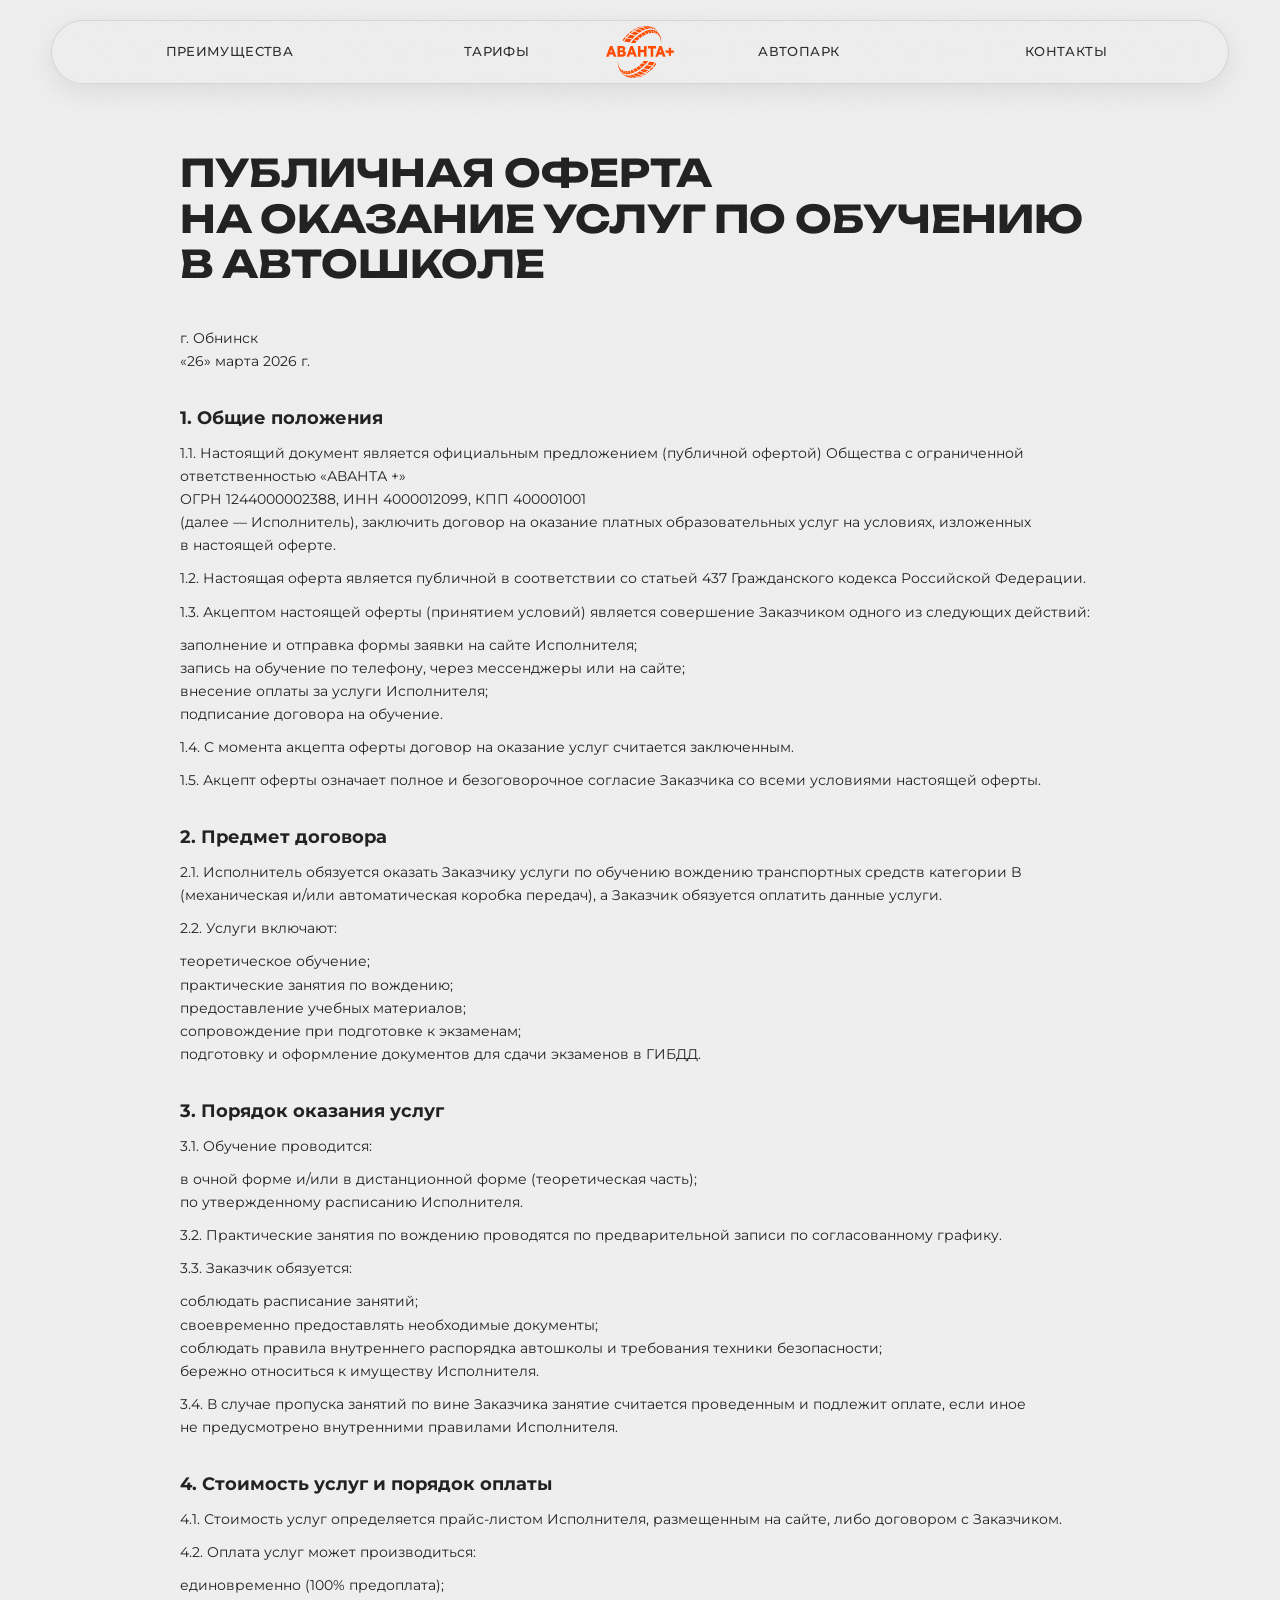
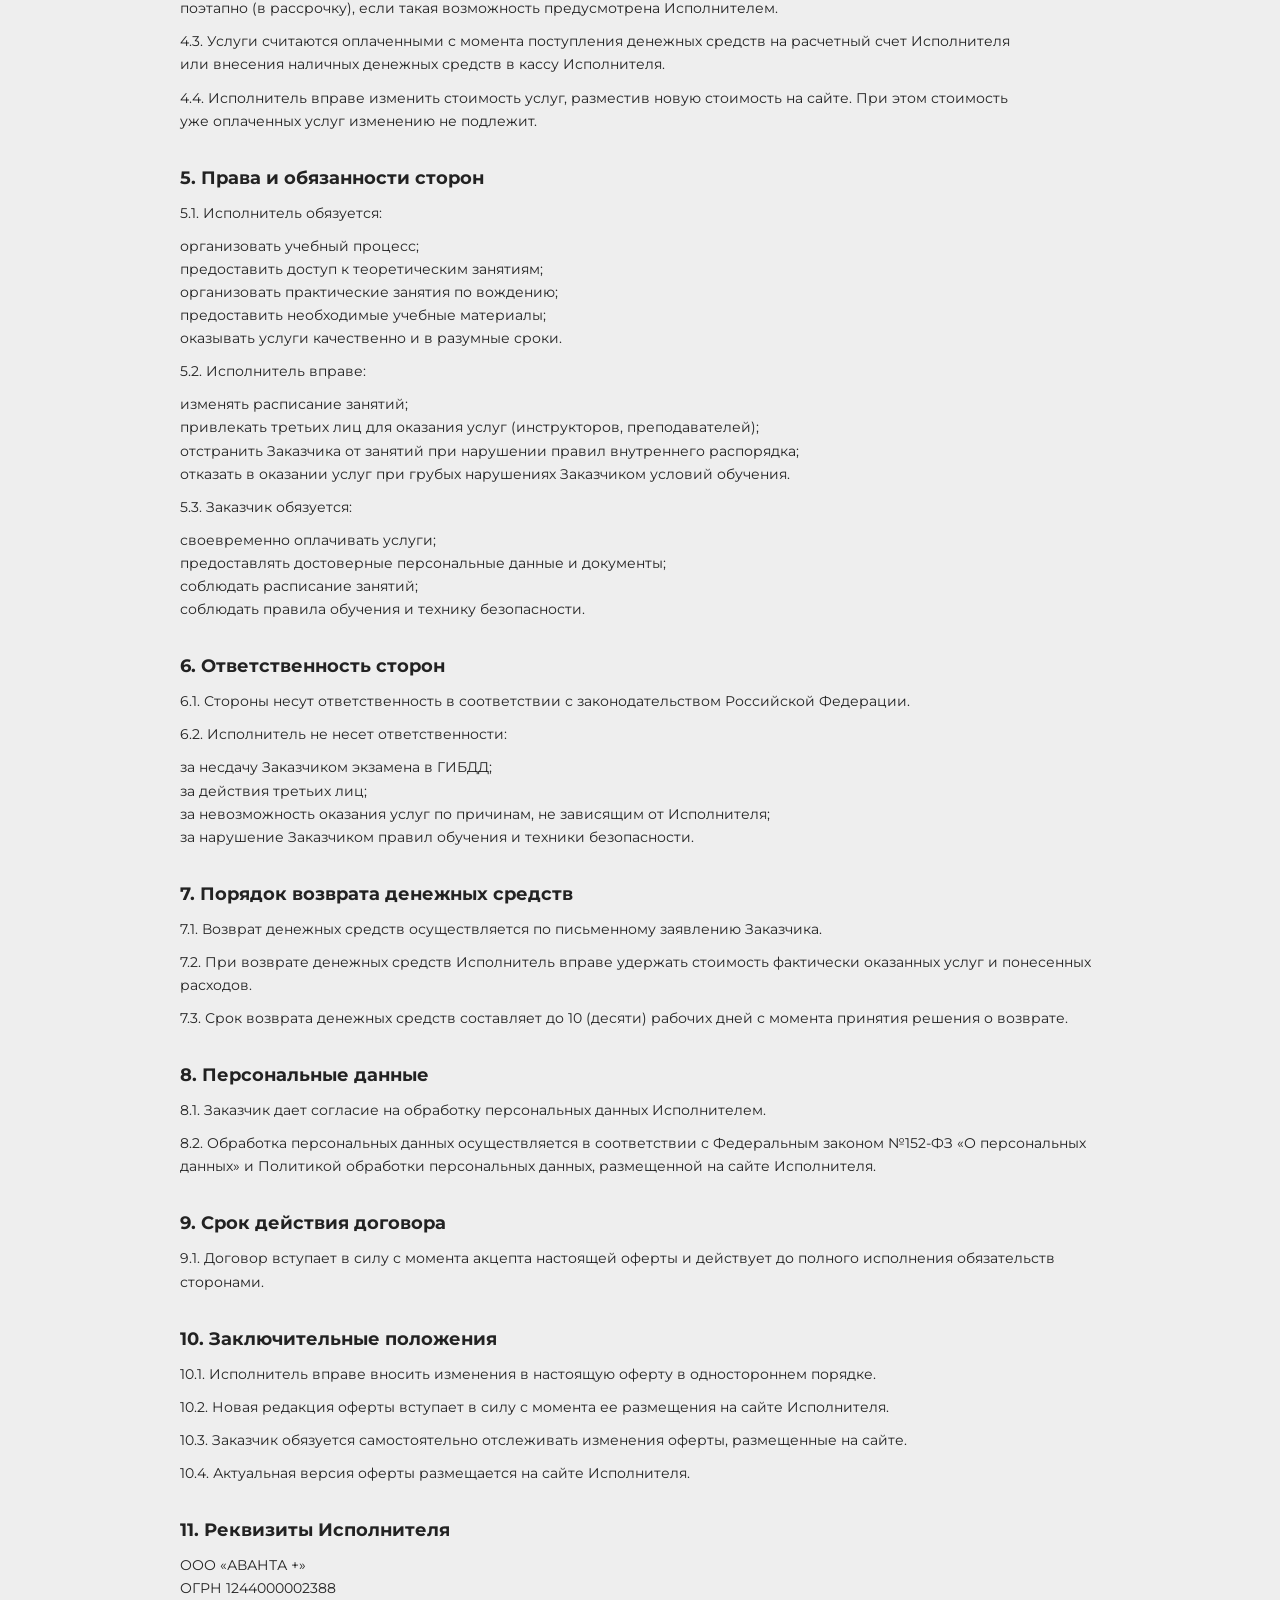
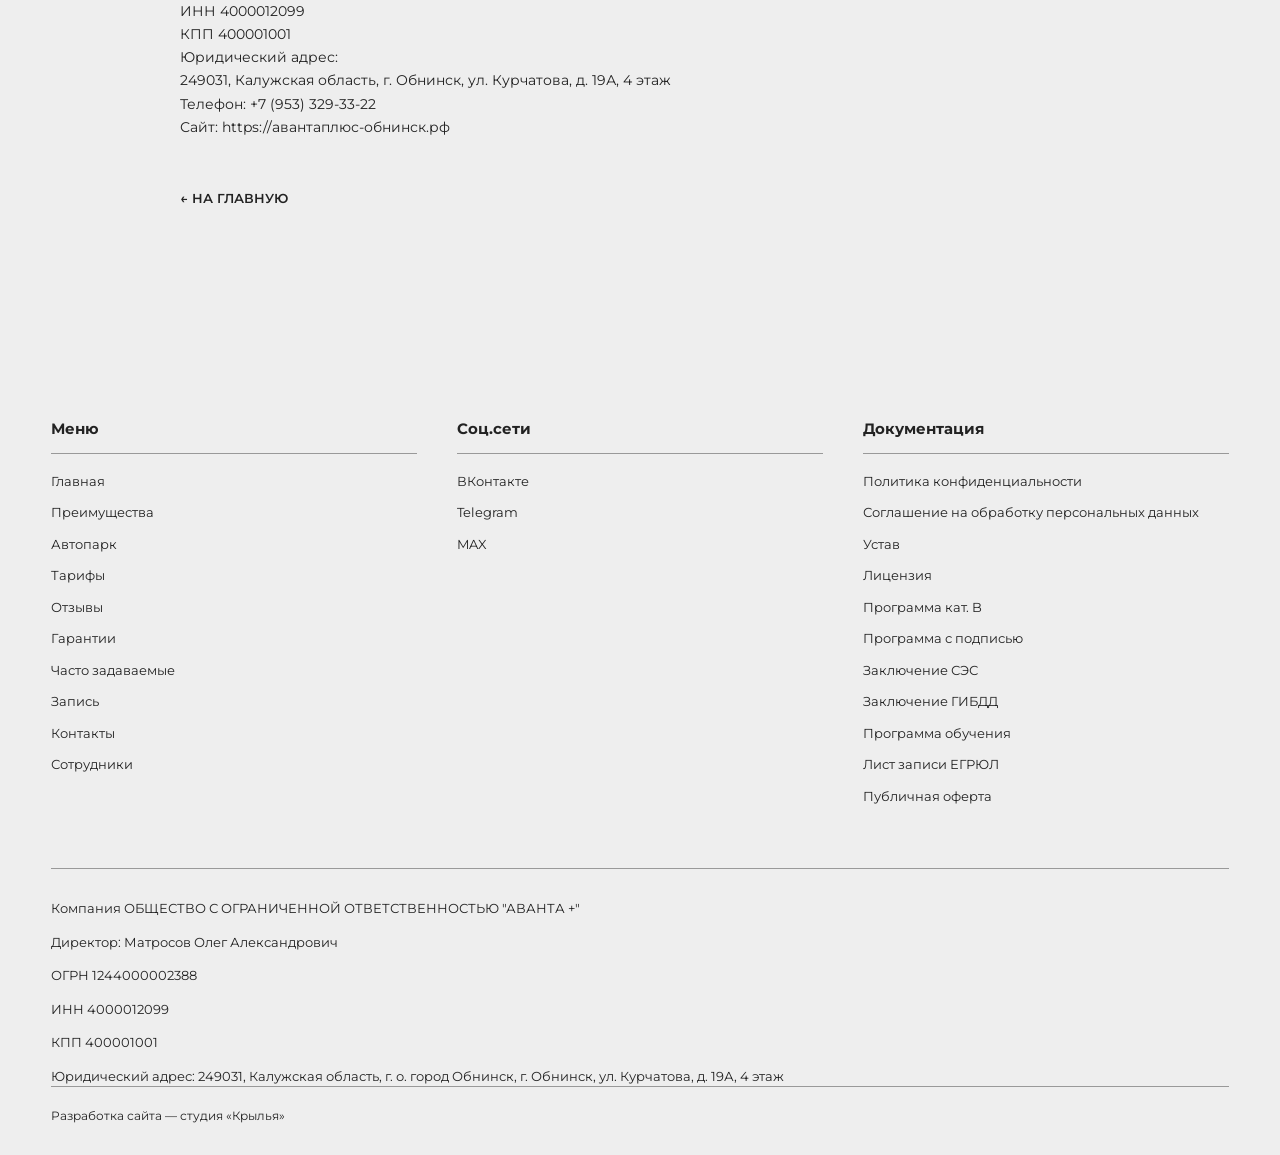
<file: offer.html>
<!DOCTYPE html>
<html lang="ru">
<head>
<meta charset="utf-8">
<meta name="viewport" content="width=device-width, initial-scale=1">
<title>Публичная оферта</title>
<meta name="description" content="Публичная оферта">
<meta name="keywords" content="Сдать на права, получить права, автошкола, обнинск, автошкола обнинск, права обнинск">
<meta name="robots" content="noindex">
<meta name="yandex-verification" content="4ce1aa71c9fef2ea">
<meta property="og:type" content="website">
<meta property="og:title" content="Публичная оферта">
<meta property="og:description" content="Публичная оферта">
<meta property="og:url" content="https://xn----7sbaagc0cqfsebjl5agg3t.xn--p1aioffer.html">
<meta property="og:image" content="https://xn----7sbaagc0cqfsebjl5agg3t.xn--p1ai/img/og.png">
<link rel="canonical" href="https://xn----7sbaagc0cqfsebjl5agg3t.xn--p1aioffer.html">
<link rel="icon" href="favicon.ico" sizes="any">
<link rel="icon" type="image/png" sizes="32x32" href="img/favicon-32.png">
<link rel="icon" type="image/svg+xml" href="img/logo-dark.svg">
<link rel="apple-touch-icon" href="img/favicon-180.png">
<link rel="preconnect" href="https://fonts.googleapis.com">
<link rel="preconnect" href="https://fonts.gstatic.com" crossorigin>
<link href="https://fonts.googleapis.com/css2?family=Unbounded:wght@300;400;500;600;700;800&family=Montserrat:wght@300;400;500;600;700&display=swap&subset=cyrillic" rel="stylesheet">
<link rel="stylesheet" href="css/style.css">
</head>
<body>
<header class="header header--page" id="header">
<nav class="nav" aria-label="Основное меню">
<div class="nav__side"><a href="index.html#advantages">Преимущества</a><a href="index.html#tariffs">Тарифы</a></div>
<a class="nav__logo" href="index.html" aria-label="АВАНТА+ — на главную"><img class="logo-l" src="img/logo-light.svg" alt="АВАНТА+" width="80" height="62"><img class="logo-d" src="img/logo-dark.svg" alt="" aria-hidden="true" width="133" height="103"></a>
<div class="nav__side"><a href="index.html#cars">Автопарк</a><a href="index.html#contacts">Контакты</a></div>
<button class="burger" id="burger" aria-label="Меню" aria-expanded="false"><i></i></button>
</nav>
<div class="mobile-menu"><a href="index.html#advantages">Преимущества</a><a href="index.html#tariffs">Тарифы</a><a href="index.html#cars">Автопарк</a><a href="index.html#contacts">Контакты</a><a href="staff.html">Сотрудники</a></div>
</header>
<main class="doc"><h1>ПУБЛИЧНАЯ ОФЕРТА
на оказание услуг по обучению в автошколе</h1><p>г. Обнинск
«26» марта 2026 г.</p><h2>1. Общие положения</h2><p>1.1. Настоящий документ является официальным предложением (публичной офертой) Общества с ограниченной ответственностью «АВАНТА +»
ОГРН 1244000002388, ИНН 4000012099, КПП 400001001
(далее — Исполнитель), заключить договор на оказание платных образовательных услуг на условиях, изложенных в настоящей оферте.</p><p>1.2. Настоящая оферта является публичной в соответствии со статьей 437 Гражданского кодекса Российской Федерации.</p><p>1.3. Акцептом настоящей оферты (принятием условий) является совершение Заказчиком одного из следующих действий:</p><p>заполнение и отправка формы заявки на сайте Исполнителя;
запись на обучение по телефону, через мессенджеры или на сайте;
внесение оплаты за услуги Исполнителя;
подписание договора на обучение.</p><p>1.4. С момента акцепта оферты договор на оказание услуг считается заключенным.</p><p>1.5. Акцепт оферты означает полное и безоговорочное согласие Заказчика со всеми условиями настоящей оферты.</p><h2>2. Предмет договора</h2><p>2.1. Исполнитель обязуется оказать Заказчику услуги по обучению вождению транспортных средств категории B (механическая и/или автоматическая коробка передач), а Заказчик обязуется оплатить данные услуги.</p><p>2.2. Услуги включают:</p><p>теоретическое обучение;
практические занятия по вождению;
предоставление учебных материалов;
сопровождение при подготовке к экзаменам;
подготовку и оформление документов для сдачи экзаменов в ГИБДД.</p><h2>3. Порядок оказания услуг</h2><p>3.1. Обучение проводится:</p><p>в очной форме и/или в дистанционной форме (теоретическая часть);
по утвержденному расписанию Исполнителя.</p><p>3.2. Практические занятия по вождению проводятся по предварительной записи по согласованному графику.</p><p>3.3. Заказчик обязуется:</p><p>соблюдать расписание занятий;
своевременно предоставлять необходимые документы;
соблюдать правила внутреннего распорядка автошколы и требования техники безопасности;
бережно относиться к имуществу Исполнителя.</p><p>3.4. В случае пропуска занятий по вине Заказчика занятие считается проведенным и подлежит оплате, если иное не предусмотрено внутренними правилами Исполнителя.</p><h2>4. Стоимость услуг и порядок оплаты</h2><p>4.1. Стоимость услуг определяется прайс-листом Исполнителя, размещенным на сайте, либо договором с Заказчиком.</p><p>4.2. Оплата услуг может производиться:</p><p>единовременно (100% предоплата);
поэтапно (в рассрочку), если такая возможность предусмотрена Исполнителем.</p><p>4.3. Услуги считаются оплаченными с момента поступления денежных средств на расчетный счет Исполнителя или внесения наличных денежных средств в кассу Исполнителя.</p><p>4.4. Исполнитель вправе изменить стоимость услуг, разместив новую стоимость на сайте. При этом стоимость уже оплаченных услуг изменению не подлежит.</p><h2>5. Права и обязанности сторон</h2><p>5.1. Исполнитель обязуется:</p><p>организовать учебный процесс;
предоставить доступ к теоретическим занятиям;
организовать практические занятия по вождению;
предоставить необходимые учебные материалы;
оказывать услуги качественно и в разумные сроки.</p><p>5.2. Исполнитель вправе:</p><p>изменять расписание занятий;
привлекать третьих лиц для оказания услуг (инструкторов, преподавателей);
отстранить Заказчика от занятий при нарушении правил внутреннего распорядка;
отказать в оказании услуг при грубых нарушениях Заказчиком условий обучения.</p><p>5.3. Заказчик обязуется:</p><p>своевременно оплачивать услуги;
предоставлять достоверные персональные данные и документы;
соблюдать расписание занятий;
соблюдать правила обучения и технику безопасности.</p><h2>6. Ответственность сторон</h2><p>6.1. Стороны несут ответственность в соответствии с законодательством Российской Федерации.</p><p>6.2. Исполнитель не несет ответственности:</p><p>за несдачу Заказчиком экзамена в ГИБДД;
за действия третьих лиц;
за невозможность оказания услуг по причинам, не зависящим от Исполнителя;
за нарушение Заказчиком правил обучения и техники безопасности.</p><h2>7. Порядок возврата денежных средств</h2><p>7.1. Возврат денежных средств осуществляется по письменному заявлению Заказчика.</p><p>7.2. При возврате денежных средств Исполнитель вправе удержать стоимость фактически оказанных услуг и понесенных расходов.</p><p>7.3. Срок возврата денежных средств составляет до 10 (десяти) рабочих дней с момента принятия решения о возврате.</p><h2>8. Персональные данные</h2><p>8.1. Заказчик дает согласие на обработку персональных данных Исполнителем.</p><p>8.2. Обработка персональных данных осуществляется в соответствии с Федеральным законом №152-ФЗ «О персональных данных» и Политикой обработки персональных данных, размещенной на сайте Исполнителя.</p><h2>9. Срок действия договора</h2><p>9.1. Договор вступает в силу с момента акцепта настоящей оферты и действует до полного исполнения обязательств сторонами.</p><h2>10. Заключительные положения</h2><p>10.1. Исполнитель вправе вносить изменения в настоящую оферту в одностороннем порядке.</p><p>10.2. Новая редакция оферты вступает в силу с момента ее размещения на сайте Исполнителя.</p><p>10.3. Заказчик обязуется самостоятельно отслеживать изменения оферты, размещенные на сайте.</p><p>10.4. Актуальная версия оферты размещается на сайте Исполнителя.</p><h2>11. Реквизиты Исполнителя</h2><p>ООО «АВАНТА +»
ОГРН 1244000002388
ИНН 4000012099
КПП 400001001
Юридический адрес:
249031, Калужская область, г. Обнинск, ул. Курчатова, д. 19А, 4 этаж
Телефон: +7 (953) 329-33-22
Сайт: https://авантаплюс-обнинск.рф</p><a class="back" href="index.html" style="margin-top:40px">← На главную</a></main>
<footer class="footer">
<div class="wrap">
<div class="footer__cols">
<div><h4>Меню</h4><ul><li><a href="index.html">Главная</a></li><li><a href="index.html#advantages">Преимущества</a></li><li><a href="index.html#cars">Автопарк</a></li><li><a href="index.html#tariffs">Тарифы</a></li><li><a href="index.html#reviews">Отзывы</a></li><li><a href="index.html#guarantees">Гарантии</a></li><li><a href="index.html#faq">Часто задаваемые</a></li><li><a href="index.html#apply">Запись</a></li><li><a href="index.html#contacts">Контакты</a></li><li><a href="staff.html">Сотрудники</a></li></ul></div>
<div><h4>Соц.сети</h4><ul><li><a href="https://m.vk.com/avanta_plus?from=groups" target="_blank" rel="noopener">ВКонтакте</a></li><li><a href="https://t.me/avtosholaavanta" target="_blank" rel="noopener">Telegram</a></li><li><a href="https://max.ru/u/f9LHodD0cOLKsOPkYy5Xnb5IrDjXSmFzBLeEMEug54vlMA3po6OFooNunOg" target="_blank" rel="noopener">MAX</a></li></ul></div>
<div><h4>Документация</h4><ul><li><a href="politica.html">Политика конфиденциальности</a></li><li><a href="agreement.html">Соглашение на обработку персональных данных</a></li><li><a href="https://drive.google.com/file/d/1RP7_8xvrJ_dAFmNI31IQmxbpbrhyKJgL/view" target="_blank" rel="noopener">Устав</a></li><li><a href="https://drive.google.com/file/d/1ELDkynVh0WRn7BQ8FpKYlxWYIwi5uxI0/view" target="_blank" rel="noopener">Лицензия</a></li><li><a href="https://drive.google.com/file/d/1EZBDmH4n6Tk1G88_iXGCYpBVaG90hu8s/view" target="_blank" rel="noopener">Программа кат. B</a></li><li><a href="https://drive.google.com/file/d/1gGV7eSB4Lzk-zm4KqH8TQIgqFJify73N/view" target="_blank" rel="noopener">Программа с подписью</a></li><li><a href="https://drive.google.com/file/d/1hiBWjj0pPdin5Br7A0weggt8YxjEgzK6/view" target="_blank" rel="noopener">Заключение СЭС</a></li><li><a href="https://drive.google.com/file/d/1XhlPRv-5QL1008h_i6quoGcVL-c2pqII/view" target="_blank" rel="noopener">Заключение ГИБДД</a></li><li><a href="https://drive.google.com/drive/folders/1lKccmufFvm96PmgenAxuzamiKBjiP2Pj" target="_blank" rel="noopener">Программа обучения</a></li><li><a href="https://drive.google.com/file/d/1_wGCpB1wLgs9R_HpBcq9igRPswcBNfwR/view" target="_blank" rel="noopener">Лист записи ЕГРЮЛ</a></li><li><a href="offer.html">Публичная оферта</a></li></ul></div>
</div>
<div class="footer__req">
<p>Компания ОБЩЕСТВО С ОГРАНИЧЕННОЙ ОТВЕТСТВЕННОСТЬЮ "АВАНТА +"</p>
<p>Директор: Матросов Олег Александрович</p>
<p>ОГРН 1244000002388</p><p>ИНН 4000012099</p><p>КПП 400001001</p>
<p>Юридический адрес: 249031, Калужская область, г. о. город Обнинск, г. Обнинск, ул. Курчатова, д. 19А, 4 этаж</p>
</div>

<div class="footer__credit"><span>Разработка сайта — студия «Крылья»</span></div>
</div>
</footer>
<button class="totop" id="totop" aria-label="Наверх"></button>
<script src="js/main.js" defer></script>
<script>(function(m,e,t,r,i,k,a){m[i]=m[i]||function(){(m[i].a=m[i].a||[]).push(arguments)};m[i].l=1*new Date();for(var j=0;j<document.scripts.length;j++){if(document.scripts[j].src===r)return}k=e.createElement(t),a=e.getElementsByTagName(t)[0],k.async=1,k.src=r,a.parentNode.insertBefore(k,a)})(window,document,'script','https://mc.yandex.ru/metrika/tag.js','ym');
ym(108418015,'init',{webvisor:true,clickmap:true,accurateTrackBounce:true,trackLinks:true});
ym(112482709,'init',{webvisor:true,clickmap:true,accurateTrackBounce:true,trackLinks:true});</script>
<noscript><div><img src="https://mc.yandex.ru/watch/108418015" style="position:absolute;left:-9999px" alt=""><img src="https://mc.yandex.ru/watch/112482709" style="position:absolute;left:-9999px" alt=""></div></noscript>
</body></html>
</file>
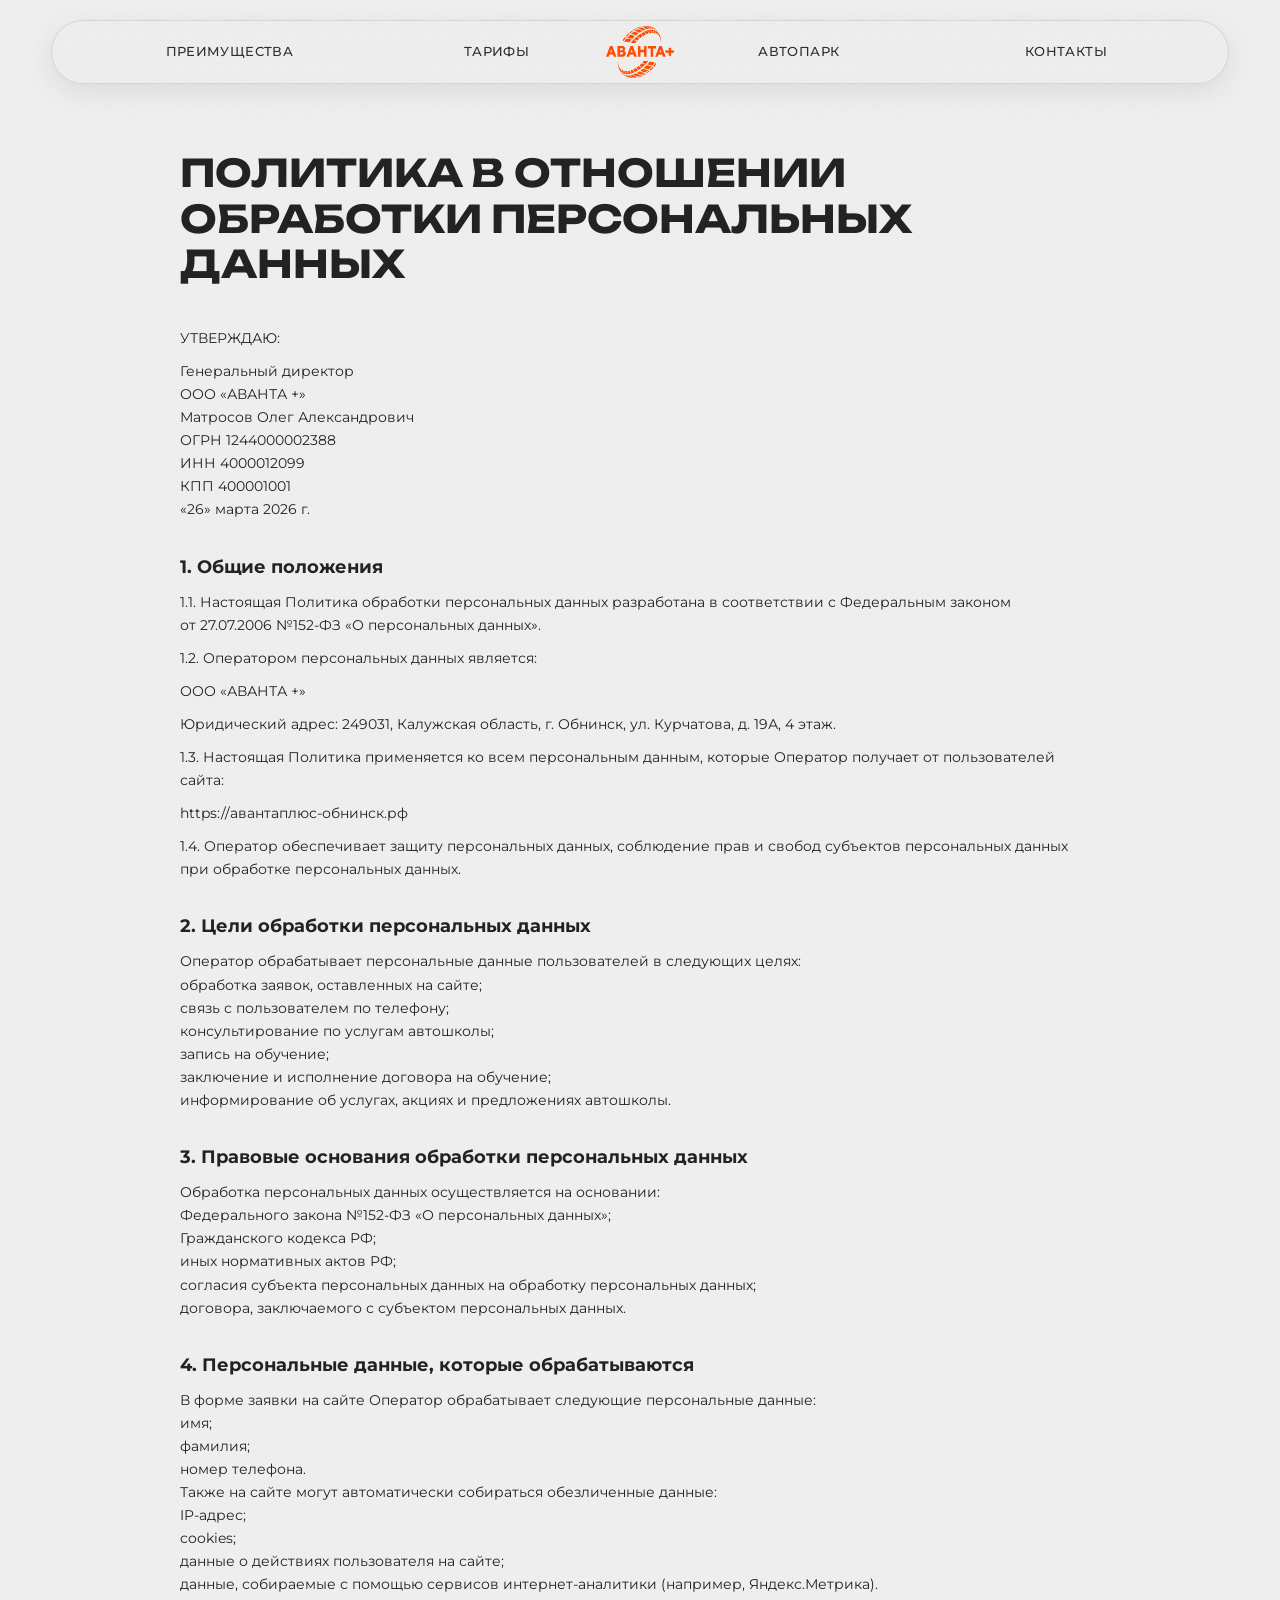
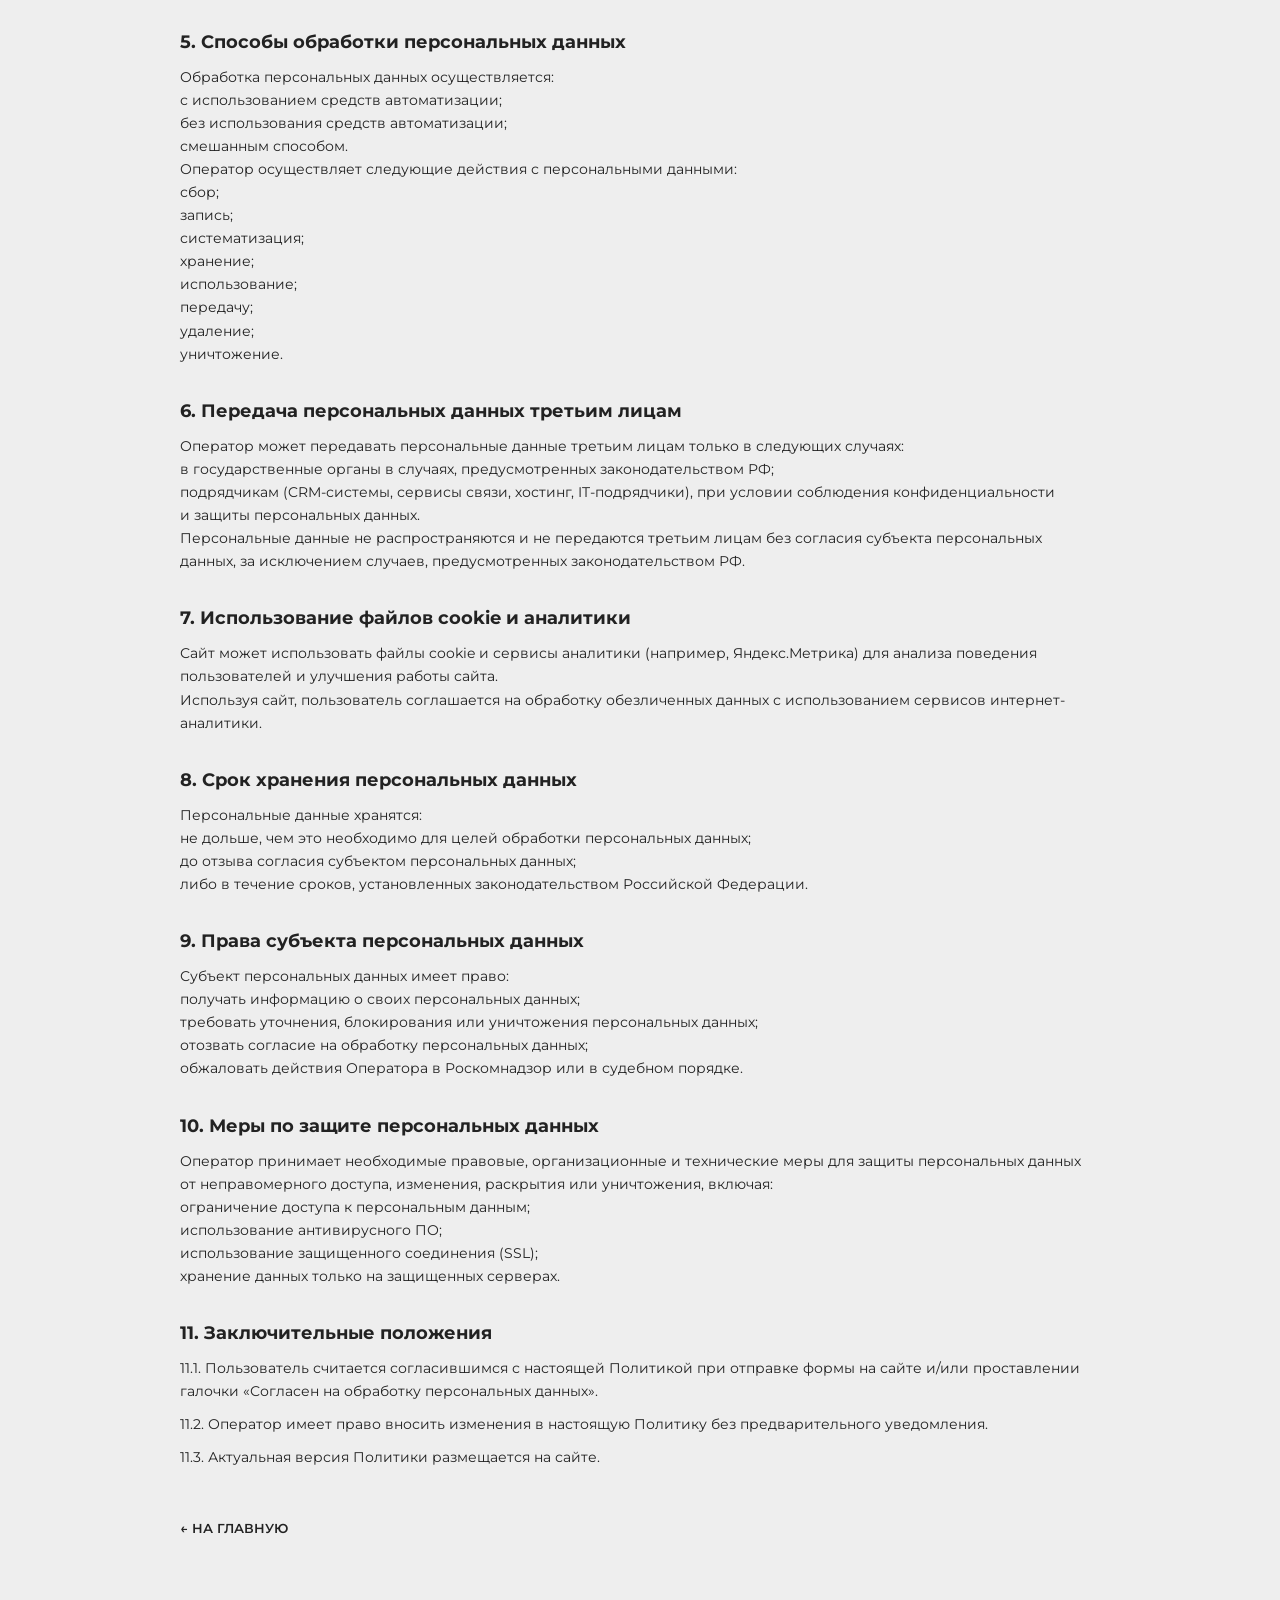
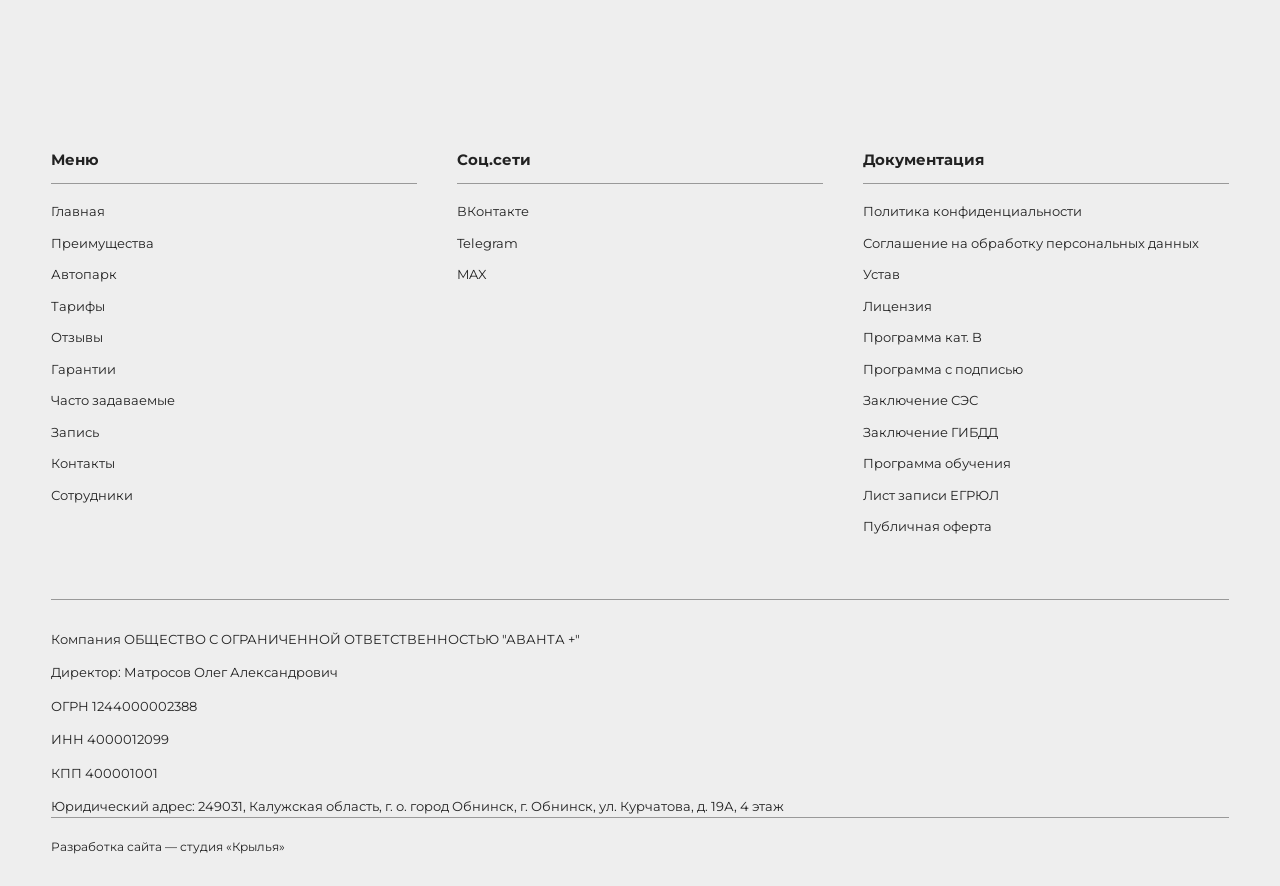
<file: politica.html>
<!DOCTYPE html>
<html lang="ru">
<head>
<meta charset="utf-8">
<meta name="viewport" content="width=device-width, initial-scale=1">
<title>Политика конфиденциальности</title>
<meta name="description" content="Политика конфиденциальности">
<meta name="keywords" content="Сдать на права, получить права, автошкола, обнинск, автошкола обнинск, права обнинск">
<meta name="robots" content="noindex">
<meta name="yandex-verification" content="4ce1aa71c9fef2ea">
<meta property="og:type" content="website">
<meta property="og:title" content="Политика конфиденциальности">
<meta property="og:description" content="Политика конфиденциальности">
<meta property="og:url" content="https://xn----7sbaagc0cqfsebjl5agg3t.xn--p1aipolitica.html">
<meta property="og:image" content="https://xn----7sbaagc0cqfsebjl5agg3t.xn--p1ai/img/og.png">
<link rel="canonical" href="https://xn----7sbaagc0cqfsebjl5agg3t.xn--p1aipolitica.html">
<link rel="icon" href="favicon.ico" sizes="any">
<link rel="icon" type="image/png" sizes="32x32" href="img/favicon-32.png">
<link rel="icon" type="image/svg+xml" href="img/logo-dark.svg">
<link rel="apple-touch-icon" href="img/favicon-180.png">
<link rel="preconnect" href="https://fonts.googleapis.com">
<link rel="preconnect" href="https://fonts.gstatic.com" crossorigin>
<link href="https://fonts.googleapis.com/css2?family=Unbounded:wght@300;400;500;600;700;800&family=Montserrat:wght@300;400;500;600;700&display=swap&subset=cyrillic" rel="stylesheet">
<link rel="stylesheet" href="css/style.css">
</head>
<body>
<header class="header header--page" id="header">
<nav class="nav" aria-label="Основное меню">
<div class="nav__side"><a href="index.html#advantages">Преимущества</a><a href="index.html#tariffs">Тарифы</a></div>
<a class="nav__logo" href="index.html" aria-label="АВАНТА+ — на главную"><img class="logo-l" src="img/logo-light.svg" alt="АВАНТА+" width="80" height="62"><img class="logo-d" src="img/logo-dark.svg" alt="" aria-hidden="true" width="133" height="103"></a>
<div class="nav__side"><a href="index.html#cars">Автопарк</a><a href="index.html#contacts">Контакты</a></div>
<button class="burger" id="burger" aria-label="Меню" aria-expanded="false"><i></i></button>
</nav>
<div class="mobile-menu"><a href="index.html#advantages">Преимущества</a><a href="index.html#tariffs">Тарифы</a><a href="index.html#cars">Автопарк</a><a href="index.html#contacts">Контакты</a><a href="staff.html">Сотрудники</a></div>
</header>
<main class="doc"><h1>ПОЛИТИКА в отношении обработки персональных данных</h1><p>УТВЕРЖДАЮ:</p><p>Генеральный директор
ООО «АВАНТА +»
Матросов Олег Александрович
ОГРН 1244000002388
ИНН 4000012099
КПП 400001001
«26» марта 2026 г.</p><h2>1. Общие положения</h2><p>1.1. Настоящая Политика обработки персональных данных разработана в соответствии с Федеральным законом от 27.07.2006 №152-ФЗ «О персональных данных».</p><p>1.2. Оператором персональных данных является:</p><p>ООО «АВАНТА +»</p><p>Юридический адрес: 249031, Калужская область, г. Обнинск, ул. Курчатова, д. 19А, 4 этаж.</p><p>1.3. Настоящая Политика применяется ко всем персональным данным, которые Оператор получает от пользователей сайта:</p><p>https://авантаплюс-обнинск.рф</p><p>1.4. Оператор обеспечивает защиту персональных данных, соблюдение прав и свобод субъектов персональных данных при обработке персональных данных.</p><h2>2. Цели обработки персональных данных</h2><p>Оператор обрабатывает персональные данные пользователей в следующих целях:
обработка заявок, оставленных на сайте;
связь с пользователем по телефону;
консультирование по услугам автошколы;
запись на обучение;
заключение и исполнение договора на обучение;
информирование об услугах, акциях и предложениях автошколы.</p><h2>3. Правовые основания обработки персональных данных</h2><p>Обработка персональных данных осуществляется на основании:
Федерального закона №152-ФЗ «О персональных данных»;
Гражданского кодекса РФ;
иных нормативных актов РФ;
согласия субъекта персональных данных на обработку персональных данных;
договора, заключаемого с субъектом персональных данных.</p><h2>4. Персональные данные, которые обрабатываются</h2><p>В форме заявки на сайте Оператор обрабатывает следующие персональные данные:
имя;
фамилия;
номер телефона.
Также на сайте могут автоматически собираться обезличенные данные:
IP-адрес;
cookies;
данные о действиях пользователя на сайте;
данные, собираемые с помощью сервисов интернет-аналитики (например, Яндекс.Метрика).</p><h2>5. Способы обработки персональных данных</h2><p>Обработка персональных данных осуществляется:
с использованием средств автоматизации;
без использования средств автоматизации;
смешанным способом.
Оператор осуществляет следующие действия с персональными данными:
сбор;
запись;
систематизация;
хранение;
использование;
передачу;
удаление;
уничтожение.</p><h2>6. Передача персональных данных третьим лицам</h2><p>Оператор может передавать персональные данные третьим лицам только в следующих случаях:
в государственные органы в случаях, предусмотренных законодательством РФ;
подрядчикам (CRM-системы, сервисы связи, хостинг, IT-подрядчики), при условии соблюдения конфиденциальности и защиты персональных данных.
Персональные данные не распространяются и не передаются третьим лицам без согласия субъекта персональных данных, за исключением случаев, предусмотренных законодательством РФ.</p><h2>7. Использование файлов cookie и аналитики</h2><p>Сайт может использовать файлы cookie и сервисы аналитики (например, Яндекс.Метрика) для анализа поведения пользователей и улучшения работы сайта.
Используя сайт, пользователь соглашается на обработку обезличенных данных с использованием сервисов интернет-аналитики.</p><h2>8. Срок хранения персональных данных</h2><p>Персональные данные хранятся:
не дольше, чем это необходимо для целей обработки персональных данных;
до отзыва согласия субъектом персональных данных;
либо в течение сроков, установленных законодательством Российской Федерации.</p><h2>9. Права субъекта персональных данных</h2><p>Субъект персональных данных имеет право:
получать информацию о своих персональных данных;
требовать уточнения, блокирования или уничтожения персональных данных;
отозвать согласие на обработку персональных данных;
обжаловать действия Оператора в Роскомнадзор или в судебном порядке.</p><h2>10. Меры по защите персональных данных</h2><p>Оператор принимает необходимые правовые, организационные и технические меры для защиты персональных данных от неправомерного доступа, изменения, раскрытия или уничтожения, включая:
ограничение доступа к персональным данным;
использование антивирусного ПО;
использование защищенного соединения (SSL);
хранение данных только на защищенных серверах.</p><h2>11. Заключительные положения</h2><p>11.1. Пользователь считается согласившимся с настоящей Политикой при отправке формы на сайте и/или проставлении галочки «Согласен на обработку персональных данных».</p><p>11.2. Оператор имеет право вносить изменения в настоящую Политику без предварительного уведомления.</p><p>11.3. Актуальная версия Политики размещается на сайте.</p><a class="back" href="index.html" style="margin-top:40px">← На главную</a></main>
<footer class="footer">
<div class="wrap">
<div class="footer__cols">
<div><h4>Меню</h4><ul><li><a href="index.html">Главная</a></li><li><a href="index.html#advantages">Преимущества</a></li><li><a href="index.html#cars">Автопарк</a></li><li><a href="index.html#tariffs">Тарифы</a></li><li><a href="index.html#reviews">Отзывы</a></li><li><a href="index.html#guarantees">Гарантии</a></li><li><a href="index.html#faq">Часто задаваемые</a></li><li><a href="index.html#apply">Запись</a></li><li><a href="index.html#contacts">Контакты</a></li><li><a href="staff.html">Сотрудники</a></li></ul></div>
<div><h4>Соц.сети</h4><ul><li><a href="https://m.vk.com/avanta_plus?from=groups" target="_blank" rel="noopener">ВКонтакте</a></li><li><a href="https://t.me/avtosholaavanta" target="_blank" rel="noopener">Telegram</a></li><li><a href="https://max.ru/u/f9LHodD0cOLKsOPkYy5Xnb5IrDjXSmFzBLeEMEug54vlMA3po6OFooNunOg" target="_blank" rel="noopener">MAX</a></li></ul></div>
<div><h4>Документация</h4><ul><li><a href="politica.html">Политика конфиденциальности</a></li><li><a href="agreement.html">Соглашение на обработку персональных данных</a></li><li><a href="https://drive.google.com/file/d/1RP7_8xvrJ_dAFmNI31IQmxbpbrhyKJgL/view" target="_blank" rel="noopener">Устав</a></li><li><a href="https://drive.google.com/file/d/1ELDkynVh0WRn7BQ8FpKYlxWYIwi5uxI0/view" target="_blank" rel="noopener">Лицензия</a></li><li><a href="https://drive.google.com/file/d/1EZBDmH4n6Tk1G88_iXGCYpBVaG90hu8s/view" target="_blank" rel="noopener">Программа кат. B</a></li><li><a href="https://drive.google.com/file/d/1gGV7eSB4Lzk-zm4KqH8TQIgqFJify73N/view" target="_blank" rel="noopener">Программа с подписью</a></li><li><a href="https://drive.google.com/file/d/1hiBWjj0pPdin5Br7A0weggt8YxjEgzK6/view" target="_blank" rel="noopener">Заключение СЭС</a></li><li><a href="https://drive.google.com/file/d/1XhlPRv-5QL1008h_i6quoGcVL-c2pqII/view" target="_blank" rel="noopener">Заключение ГИБДД</a></li><li><a href="https://drive.google.com/drive/folders/1lKccmufFvm96PmgenAxuzamiKBjiP2Pj" target="_blank" rel="noopener">Программа обучения</a></li><li><a href="https://drive.google.com/file/d/1_wGCpB1wLgs9R_HpBcq9igRPswcBNfwR/view" target="_blank" rel="noopener">Лист записи ЕГРЮЛ</a></li><li><a href="offer.html">Публичная оферта</a></li></ul></div>
</div>
<div class="footer__req">
<p>Компания ОБЩЕСТВО С ОГРАНИЧЕННОЙ ОТВЕТСТВЕННОСТЬЮ "АВАНТА +"</p>
<p>Директор: Матросов Олег Александрович</p>
<p>ОГРН 1244000002388</p><p>ИНН 4000012099</p><p>КПП 400001001</p>
<p>Юридический адрес: 249031, Калужская область, г. о. город Обнинск, г. Обнинск, ул. Курчатова, д. 19А, 4 этаж</p>
</div>

<div class="footer__credit"><span>Разработка сайта — студия «Крылья»</span></div>
</div>
</footer>
<button class="totop" id="totop" aria-label="Наверх"></button>
<script src="js/main.js" defer></script>
<script>(function(m,e,t,r,i,k,a){m[i]=m[i]||function(){(m[i].a=m[i].a||[]).push(arguments)};m[i].l=1*new Date();for(var j=0;j<document.scripts.length;j++){if(document.scripts[j].src===r)return}k=e.createElement(t),a=e.getElementsByTagName(t)[0],k.async=1,k.src=r,a.parentNode.insertBefore(k,a)})(window,document,'script','https://mc.yandex.ru/metrika/tag.js','ym');
ym(108418015,'init',{webvisor:true,clickmap:true,accurateTrackBounce:true,trackLinks:true});
ym(112482709,'init',{webvisor:true,clickmap:true,accurateTrackBounce:true,trackLinks:true});</script>
<noscript><div><img src="https://mc.yandex.ru/watch/108418015" style="position:absolute;left:-9999px" alt=""><img src="https://mc.yandex.ru/watch/112482709" style="position:absolute;left:-9999px" alt=""></div></noscript>
</body></html>
</file>
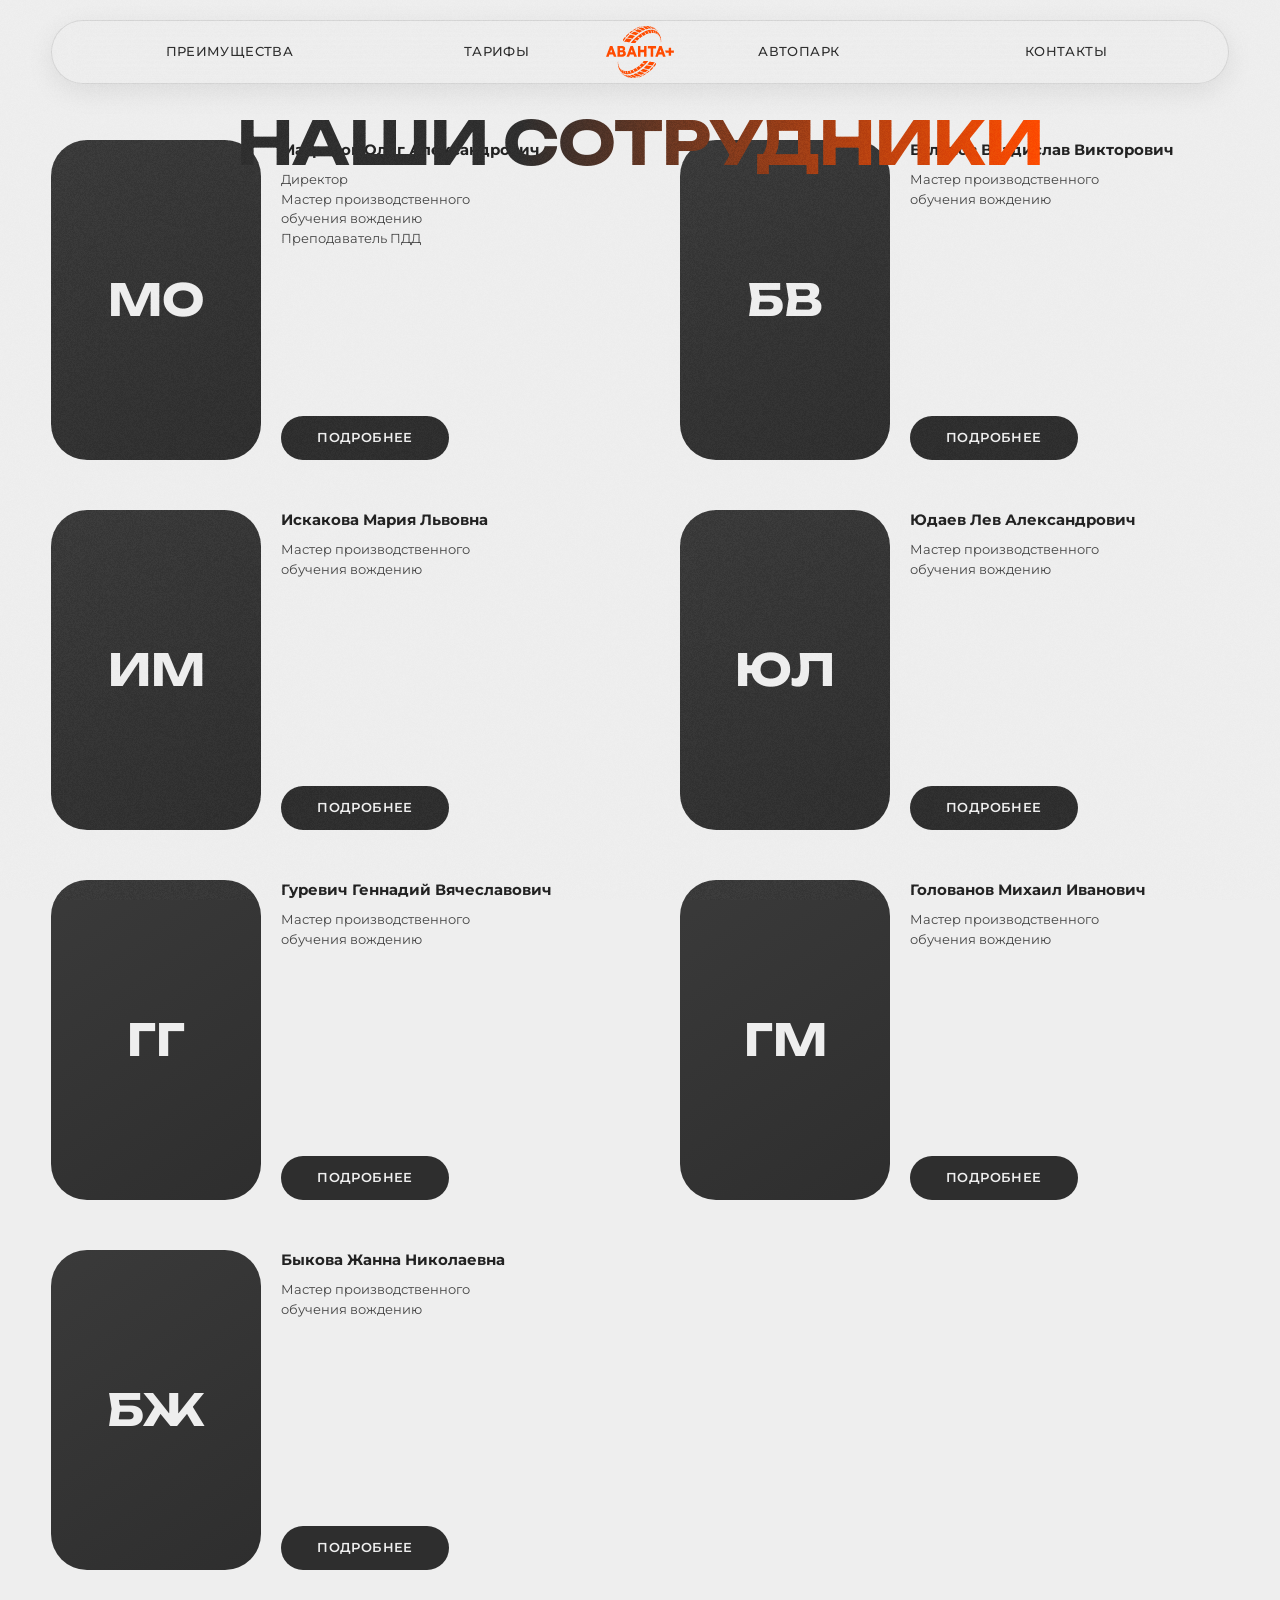
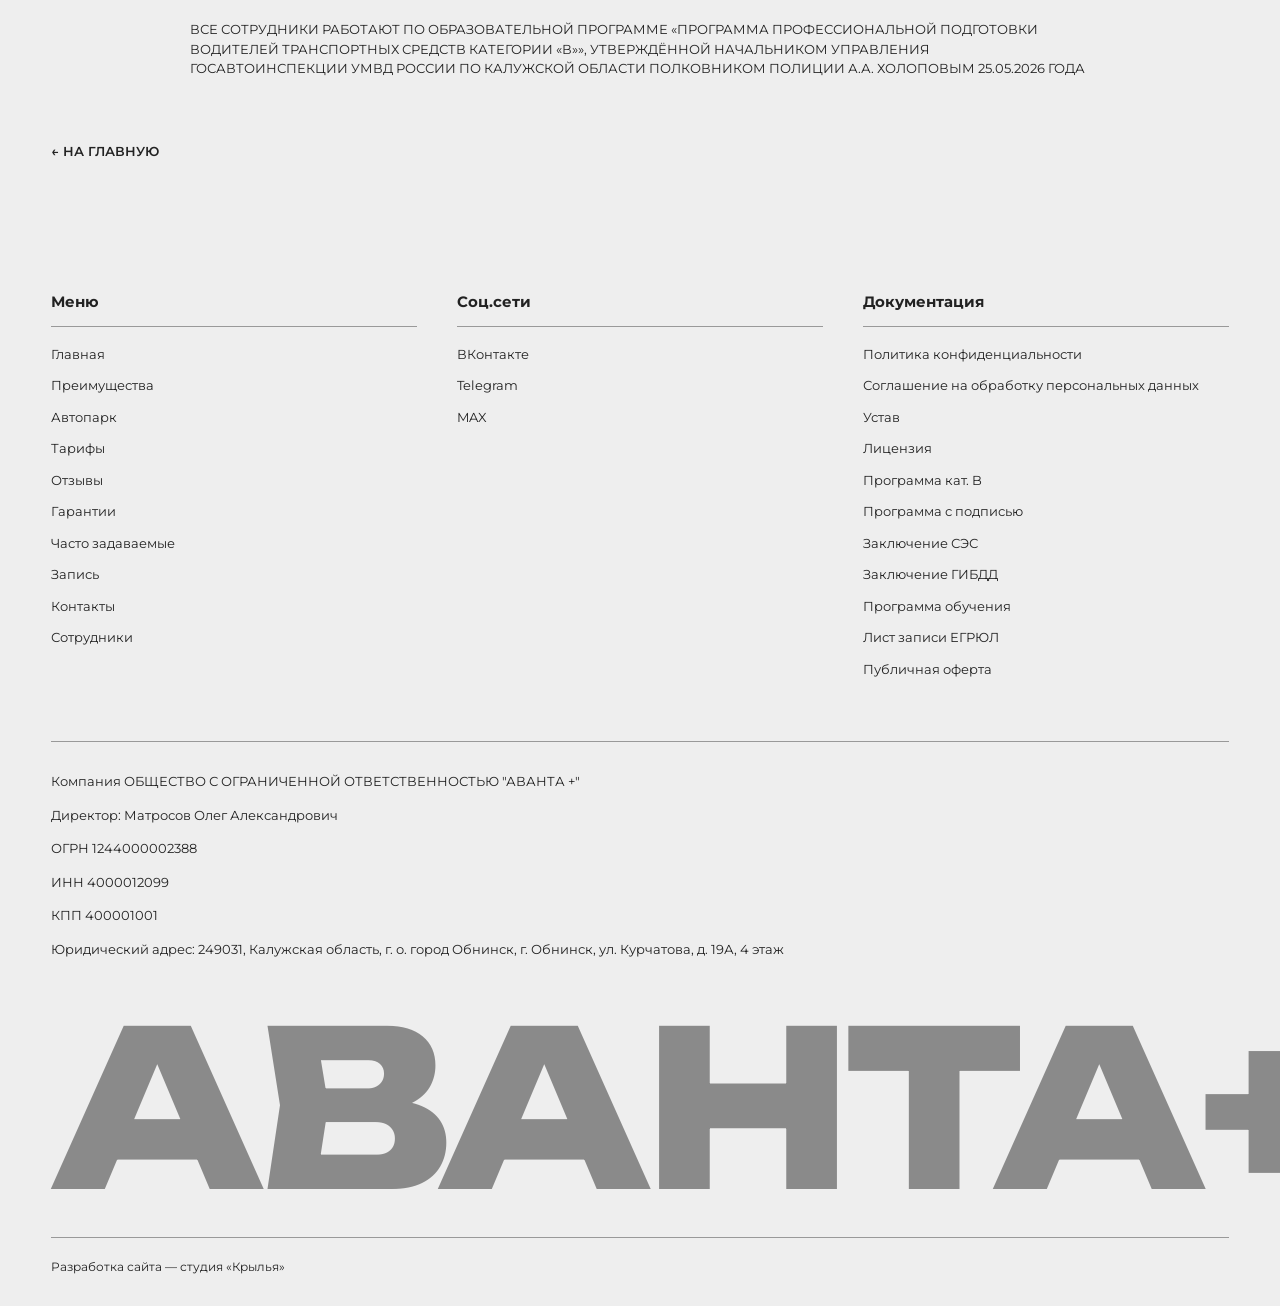
<file: staff.html>
<!DOCTYPE html>
<html lang="ru">
<head>
<meta charset="utf-8">
<meta name="viewport" content="width=device-width, initial-scale=1">
<title>Сотрудники — автошкола «АВАНТА+»</title>
<meta name="description" content="Инструкторы и преподаватели автошколы «АВАНТА+» в Обнинске">
<meta name="keywords" content="Сдать на права, получить права, автошкола, обнинск, автошкола обнинск, права обнинск">

<meta name="yandex-verification" content="4ce1aa71c9fef2ea">
<meta property="og:type" content="website">
<meta property="og:title" content="Сотрудники — автошкола «АВАНТА+»">
<meta property="og:description" content="Инструкторы и преподаватели автошколы «АВАНТА+» в Обнинске">
<meta property="og:url" content="https://xn----7sbaagc0cqfsebjl5agg3t.xn--p1aistaff.html">
<meta property="og:image" content="https://xn----7sbaagc0cqfsebjl5agg3t.xn--p1ai/img/og.png">
<link rel="canonical" href="https://xn----7sbaagc0cqfsebjl5agg3t.xn--p1aistaff.html">
<link rel="icon" href="favicon.ico" sizes="any">
<link rel="icon" type="image/png" sizes="32x32" href="img/favicon-32.png">
<link rel="icon" type="image/svg+xml" href="img/logo-dark.svg">
<link rel="apple-touch-icon" href="img/favicon-180.png">
<link rel="preconnect" href="https://fonts.googleapis.com">
<link rel="preconnect" href="https://fonts.gstatic.com" crossorigin>
<link href="https://fonts.googleapis.com/css2?family=Unbounded:wght@300;400;500;600;700;800&family=Montserrat:wght@300;400;500;600;700&display=swap&subset=cyrillic" rel="stylesheet">
<link rel="stylesheet" href="css/style.css">
</head>
<body>
<header class="header header--page" id="header">
<nav class="nav" aria-label="Основное меню">
<div class="nav__side"><a href="index.html#advantages">Преимущества</a><a href="index.html#tariffs">Тарифы</a></div>
<a class="nav__logo" href="index.html" aria-label="АВАНТА+ — на главную"><img class="logo-l" src="img/logo-light.svg" alt="АВАНТА+" width="80" height="62"><img class="logo-d" src="img/logo-dark.svg" alt="" aria-hidden="true" width="133" height="103"></a>
<div class="nav__side"><a href="index.html#cars">Автопарк</a><a href="index.html#contacts">Контакты</a></div>
<button class="burger" id="burger" aria-label="Меню" aria-expanded="false"><i></i></button>
</nav>
<div class="mobile-menu"><a href="index.html#advantages">Преимущества</a><a href="index.html#tariffs">Тарифы</a><a href="index.html#cars">Автопарк</a><a href="index.html#contacts">Контакты</a><a href="staff.html">Сотрудники</a></div>
</header>
<main>
<div class="wrap">
<h1 class="title" style="position:absolute;left:0;right:0;top:110px;margin-left:auto;margin-right:auto">Наши сотрудники</h1>
<div class="staff"><article class="person rv"><div class="person__photo" aria-hidden="true">МО</div><div class="person__info"><h3>Матросов Олег Александрович</h3><p>Директор<br>Мастер производственного обучения вождению<br>Преподаватель ПДД</p><button class="btn btn--dark" data-staff="0">Подробнее</button></div></article><article class="person rv"><div class="person__photo" aria-hidden="true">БВ</div><div class="person__info"><h3>Буланов Владислав Викторович</h3><p>Мастер производственного обучения вождению</p><button class="btn btn--dark" data-staff="1">Подробнее</button></div></article><article class="person rv"><div class="person__photo" aria-hidden="true">ИМ</div><div class="person__info"><h3>Искакова Мария Львовна</h3><p>Мастер производственного обучения вождению</p><button class="btn btn--dark" data-staff="2">Подробнее</button></div></article><article class="person rv"><div class="person__photo" aria-hidden="true">ЮЛ</div><div class="person__info"><h3>Юдаев Лев Александрович</h3><p>Мастер производственного обучения вождению</p><button class="btn btn--dark" data-staff="3">Подробнее</button></div></article><article class="person rv"><div class="person__photo" aria-hidden="true">ГГ</div><div class="person__info"><h3>Гуревич Геннадий Вячеславович</h3><p>Мастер производственного обучения вождению</p><button class="btn btn--dark" data-staff="4">Подробнее</button></div></article><article class="person rv"><div class="person__photo" aria-hidden="true">ГМ</div><div class="person__info"><h3>Голованов Михаил Иванович</h3><p>Мастер производственного обучения вождению</p><button class="btn btn--dark" data-staff="5">Подробнее</button></div></article><article class="person rv"><div class="person__photo" aria-hidden="true">БЖ</div><div class="person__info"><h3>Быкова Жанна Николаевна</h3><p>Мастер производственного обучения вождению</p><button class="btn btn--dark" data-staff="6">Подробнее</button></div></article></div>
<p class="note">Все сотрудники работают по образовательной программе «Программа профессиональной подготовки водителей транспортных средств категории «В»», утверждённой начальником управления госавтоинспекции УМВД России по Калужской области полковником полиции А.А. Холоповым 25.05.2026 года</p>
<a class="back" href="index.html">← На главную</a>
</div>
</main>
<div class="modal" id="staff-0" role="dialog" aria-modal="true" aria-label="Матросов Олег Александрович"><div class="modal__box"><button class="modal__x" data-close aria-label="Закрыть">×</button><h3>Матросов Олег Александрович</h3><p>Директор, мастер производственного обучения вождению, преподаватель пдд</p><dl><dt>Образование:</dt><dd>среднее профессиональное</dd><dt>Стаж работы:</dt><dd>более пяти лет</dd></dl><h4>Образование</h4><p>Среднее профессиональное образование. Прошел специальную подготовку по программе профессиональной подготовки водителей транспортных средств категории «В».</p><h4>Квалификация</h4><p>Инструктор обладает всеми необходимыми навыками и опытом для подготовки водителей категории «В». Проводит обучение как на автодроме, так и в условиях городского движения.</p><h4>Профессиональная подготовка</h4><p>Специалист работает по образовательной программе «ПРОГРАММА ПРОФЕССИОНАЛЬНОЙ ПОДГОТОВКИ ВОДИТЕЛЕЙ ТРАНСПОРТНЫХ СРЕДСТВ КАТЕГОРИИ «В»», утвержденной Начальником управления госавтоинспекции УМВД России по Калужской области полковником полиции А.А. Холоповым 25.05.2026 года.</p><h4>Особенности обучения</h4><ul class="feat"><li>Индивидуальный подход к каждому ученику</li><li>Современный автопарк</li><li>Подготовка к сдаче экзаменов в ГИБДД</li><li>Практические занятия в реальных дорожных условиях</li></ul></div></div><div class="modal" id="staff-1" role="dialog" aria-modal="true" aria-label="Буланов Владислав Викторович"><div class="modal__box"><button class="modal__x" data-close aria-label="Закрыть">×</button><h3>Буланов Владислав Викторович</h3><p>Мастер производственного обучения вождению</p><dl><dt>Образование:</dt><dd>среднее профессиональное</dd><dt>Стаж работы:</dt><dd>более пяти лет</dd></dl><h4>Образование</h4><p>Среднее профессиональное образование. Специализируется на подготовке водителей для сложных городских условий.</p><h4>Квалификация</h4><p>Инструктор обладает всеми необходимыми навыками и опытом для подготовки водителей категории «В». Проводит обучение как на автодроме, так и в условиях городского движения.</p><h4>Профессиональная подготовка</h4><p>Специалист работает по образовательной программе «ПРОГРАММА ПРОФЕССИОНАЛЬНОЙ ПОДГОТОВКИ ВОДИТЕЛЕЙ ТРАНСПОРТНЫХ СРЕДСТВ КАТЕГОРИИ «В»», утвержденной Начальником управления госавтоинспекции УМВД России по Калужской области полковником полиции А.А. Холоповым 25.05.2026 года.</p><h4>Особенности обучения</h4><ul class="feat"><li>Индивидуальный подход к каждому ученику</li><li>Современный автопарк</li><li>Подготовка к сдаче экзаменов в ГИБДД</li><li>Практические занятия в реальных дорожных условиях</li></ul></div></div><div class="modal" id="staff-2" role="dialog" aria-modal="true" aria-label="Искакова Мария Львовна"><div class="modal__box"><button class="modal__x" data-close aria-label="Закрыть">×</button><h3>Искакова Мария Львовна</h3><p>Мастер производственного обучения вождению</p><dl><dt>Образование:</dt><dd>высшее</dd><dt>Стаж работы:</dt><dd>более пяти лет</dd></dl><h4>Образование</h4><p>Высшее образование. Регулярно повышает квалификацию и следует современным методикам обучения.</p><h4>Квалификация</h4><p>Инструктор обладает всеми необходимыми навыками и опытом для подготовки водителей категории «В». Проводит обучение как на автодроме, так и в условиях городского движения.</p><h4>Профессиональная подготовка</h4><p>Специалист работает по образовательной программе «ПРОГРАММА ПРОФЕССИОНАЛЬНОЙ ПОДГОТОВКИ ВОДИТЕЛЕЙ ТРАНСПОРТНЫХ СРЕДСТВ КАТЕГОРИИ «В»», утвержденной Начальником управления госавтоинспекции УМВД России по Калужской области полковником полиции А.А. Холоповым 25.05.2026 года.</p><h4>Особенности обучения</h4><ul class="feat"><li>Индивидуальный подход к каждому ученику</li><li>Современный автопарк</li><li>Подготовка к сдаче экзаменов в ГИБДД</li><li>Практические занятия в реальных дорожных условиях</li></ul></div></div><div class="modal" id="staff-3" role="dialog" aria-modal="true" aria-label="Юдаев Лев Александрович"><div class="modal__box"><button class="modal__x" data-close aria-label="Закрыть">×</button><h3>Юдаев Лев Александрович</h3><p>Мастер производственного обучения вождению</p><dl><dt>Образование:</dt><dd>среднее профессиональное</dd><dt>Стаж работы:</dt><dd>более пяти лет</dd></dl><h4>Образование</h4><p>Среднее профессиональное образование. Специализируется на подготовке водителей для сложных городских условий.</p><h4>Квалификация</h4><p>Инструктор обладает всеми необходимыми навыками и опытом для подготовки водителей категории «В». Проводит обучение как на автодроме, так и в условиях городского движения.</p><h4>Профессиональная подготовка</h4><p>Специалист работает по образовательной программе «ПРОГРАММА ПРОФЕССИОНАЛЬНОЙ ПОДГОТОВКИ ВОДИТЕЛЕЙ ТРАНСПОРТНЫХ СРЕДСТВ КАТЕГОРИИ «В»», утвержденной Начальником управления госавтоинспекции УМВД России по Калужской области полковником полиции А.А. Холоповым 25.05.2026 года.</p><h4>Особенности обучения</h4><ul class="feat"><li>Индивидуальный подход к каждому ученику</li><li>Современный автопарк</li><li>Подготовка к сдаче экзаменов в ГИБДД</li><li>Практические занятия в реальных дорожных условиях</li></ul></div></div><div class="modal" id="staff-4" role="dialog" aria-modal="true" aria-label="Гуревич Геннадий Вячеславович"><div class="modal__box"><button class="modal__x" data-close aria-label="Закрыть">×</button><h3>Гуревич Геннадий Вячеславович</h3><p>Мастер производственного обучения вождению</p><dl><dt>Образование:</dt><dd>профессионально-техническое</dd><dt>Стаж работы:</dt><dd>более 20 лет</dd></dl><h4>Образование</h4><p>Профессионально-техническое образование. Специалист с большим опытом, подготовил более 500 водителей.</p><h4>Квалификация</h4><p>Инструктор обладает всеми необходимыми навыками и опытом для подготовки водителей категории «В». Проводит обучение как на автодроме, так и в условиях городского движения.</p><h4>Профессиональная подготовка</h4><p>Специалист работает по образовательной программе «ПРОГРАММА ПРОФЕССИОНАЛЬНОЙ ПОДГОТОВКИ ВОДИТЕЛЕЙ ТРАНСПОРТНЫХ СРЕДСТВ КАТЕГОРИИ «В»», утвержденной Начальником управления госавтоинспекции УМВД России по Калужской области полковником полиции А.А. Холоповым 25.05.2026 года.</p><h4>Особенности обучения</h4><ul class="feat"><li>Индивидуальный подход к каждому ученику</li><li>Современный автопарк</li><li>Подготовка к сдаче экзаменов в ГИБДД</li><li>Практические занятия в реальных дорожных условиях</li></ul></div></div><div class="modal" id="staff-5" role="dialog" aria-modal="true" aria-label="Голованов Михаил Иванович"><div class="modal__box"><button class="modal__x" data-close aria-label="Закрыть">×</button><h3>Голованов Михаил Иванович</h3><p>Мастер производственного обучения вождению</p><dl><dt>Образование:</dt><dd>профессионально-техническое</dd><dt>Стаж работы:</dt><dd>более 20 лет</dd></dl><h4>Образование</h4><p>Профессионально-техническое образование. Опытный инструктор с двадцатилетним стажем работы в автошколе.</p><h4>Квалификация</h4><p>Инструктор обладает всеми необходимыми навыками и опытом для подготовки водителей категории «В». Проводит обучение как на автодроме, так и в условиях городского движения.</p><h4>Профессиональная подготовка</h4><p>Специалист работает по образовательной программе «ПРОГРАММА ПРОФЕССИОНАЛЬНОЙ ПОДГОТОВКИ ВОДИТЕЛЕЙ ТРАНСПОРТНЫХ СРЕДСТВ КАТЕГОРИИ «В»», утвержденной Начальником управления госавтоинспекции УМВД России по Калужской области полковником полиции А.А. Холоповым 25.05.2026 года.</p><h4>Особенности обучения</h4><ul class="feat"><li>Индивидуальный подход к каждому ученику</li><li>Современный автопарк</li><li>Подготовка к сдаче экзаменов в ГИБДД</li><li>Практические занятия в реальных дорожных условиях</li></ul></div></div><div class="modal" id="staff-6" role="dialog" aria-modal="true" aria-label="Быкова Жанна Николаевна"><div class="modal__box"><button class="modal__x" data-close aria-label="Закрыть">×</button><h3>Быкова Жанна Николаевна</h3><p>Мастер производственного обучения вождению</p><dl><dt>Образование:</dt><dd>среднее профессиональное</dd><dt>Стаж работы:</dt><dd>более пяти лет</dd></dl><h4>Образование</h4><p>Среднее профессиональное образование. Специализируется на подготовке водителей для сложных городских условий.</p><h4>Квалификация</h4><p>Инструктор обладает всеми необходимыми навыками и опытом для подготовки водителей категории «В». Проводит обучение как на автодроме, так и в условиях городского движения.</p><h4>Профессиональная подготовка</h4><p>Специалист работает по образовательной программе «ПРОГРАММА ПРОФЕССИОНАЛЬНОЙ ПОДГОТОВКИ ВОДИТЕЛЕЙ ТРАНСПОРТНЫХ СРЕДСТВ КАТЕГОРИИ «В»», утвержденной Начальником управления госавтоинспекции УМВД России по Калужской области полковником полиции А.А. Холоповым 25.05.2026 года.</p><h4>Особенности обучения</h4><ul class="feat"><li>Индивидуальный подход к каждому ученику</li><li>Современный автопарк</li><li>Подготовка к сдаче экзаменов в ГИБДД</li><li>Практические занятия в реальных дорожных условиях</li></ul></div></div>
<footer class="footer">
<div class="wrap">
<div class="footer__cols">
<div><h4>Меню</h4><ul><li><a href="index.html">Главная</a></li><li><a href="index.html#advantages">Преимущества</a></li><li><a href="index.html#cars">Автопарк</a></li><li><a href="index.html#tariffs">Тарифы</a></li><li><a href="index.html#reviews">Отзывы</a></li><li><a href="index.html#guarantees">Гарантии</a></li><li><a href="index.html#faq">Часто задаваемые</a></li><li><a href="index.html#apply">Запись</a></li><li><a href="index.html#contacts">Контакты</a></li><li><a href="staff.html">Сотрудники</a></li></ul></div>
<div><h4>Соц.сети</h4><ul><li><a href="https://m.vk.com/avanta_plus?from=groups" target="_blank" rel="noopener">ВКонтакте</a></li><li><a href="https://t.me/avtosholaavanta" target="_blank" rel="noopener">Telegram</a></li><li><a href="https://max.ru/u/f9LHodD0cOLKsOPkYy5Xnb5IrDjXSmFzBLeEMEug54vlMA3po6OFooNunOg" target="_blank" rel="noopener">MAX</a></li></ul></div>
<div><h4>Документация</h4><ul><li><a href="politica.html">Политика конфиденциальности</a></li><li><a href="agreement.html">Соглашение на обработку персональных данных</a></li><li><a href="https://drive.google.com/file/d/1RP7_8xvrJ_dAFmNI31IQmxbpbrhyKJgL/view" target="_blank" rel="noopener">Устав</a></li><li><a href="https://drive.google.com/file/d/1ELDkynVh0WRn7BQ8FpKYlxWYIwi5uxI0/view" target="_blank" rel="noopener">Лицензия</a></li><li><a href="https://drive.google.com/file/d/1EZBDmH4n6Tk1G88_iXGCYpBVaG90hu8s/view" target="_blank" rel="noopener">Программа кат. B</a></li><li><a href="https://drive.google.com/file/d/1gGV7eSB4Lzk-zm4KqH8TQIgqFJify73N/view" target="_blank" rel="noopener">Программа с подписью</a></li><li><a href="https://drive.google.com/file/d/1hiBWjj0pPdin5Br7A0weggt8YxjEgzK6/view" target="_blank" rel="noopener">Заключение СЭС</a></li><li><a href="https://drive.google.com/file/d/1XhlPRv-5QL1008h_i6quoGcVL-c2pqII/view" target="_blank" rel="noopener">Заключение ГИБДД</a></li><li><a href="https://drive.google.com/drive/folders/1lKccmufFvm96PmgenAxuzamiKBjiP2Pj" target="_blank" rel="noopener">Программа обучения</a></li><li><a href="https://drive.google.com/file/d/1_wGCpB1wLgs9R_HpBcq9igRPswcBNfwR/view" target="_blank" rel="noopener">Лист записи ЕГРЮЛ</a></li><li><a href="offer.html">Публичная оферта</a></li></ul></div>
</div>
<div class="footer__req">
<p>Компания ОБЩЕСТВО С ОГРАНИЧЕННОЙ ОТВЕТСТВЕННОСТЬЮ "АВАНТА +"</p>
<p>Директор: Матросов Олег Александрович</p>
<p>ОГРН 1244000002388</p><p>ИНН 4000012099</p><p>КПП 400001001</p>
<p>Юридический адрес: 249031, Калужская область, г. о. город Обнинск, г. Обнинск, ул. Курчатова, д. 19А, 4 этаж</p>
</div>
<div class="footer__word" aria-hidden="true">АВАНТА+</div>
<div class="footer__credit"><span>Разработка сайта — студия «Крылья»</span></div>
</div>
</footer>
<button class="totop" id="totop" aria-label="Наверх"></button>
<script src="js/main.js" defer></script>
<script>(function(m,e,t,r,i,k,a){m[i]=m[i]||function(){(m[i].a=m[i].a||[]).push(arguments)};m[i].l=1*new Date();for(var j=0;j<document.scripts.length;j++){if(document.scripts[j].src===r)return}k=e.createElement(t),a=e.getElementsByTagName(t)[0],k.async=1,k.src=r,a.parentNode.insertBefore(k,a)})(window,document,'script','https://mc.yandex.ru/metrika/tag.js','ym');
ym(108418015,'init',{webvisor:true,clickmap:true,accurateTrackBounce:true,trackLinks:true});
ym(112482709,'init',{webvisor:true,clickmap:true,accurateTrackBounce:true,trackLinks:true});</script>
<noscript><div><img src="https://mc.yandex.ru/watch/108418015" style="position:absolute;left:-9999px" alt=""><img src="https://mc.yandex.ru/watch/112482709" style="position:absolute;left:-9999px" alt=""></div></noscript>
</body></html>
</file>
<file: css/style.css>
/* АВАНТА+ — стили сайта (без Tilda) */
:root{
  --bg:#eee;
  --dark:#2e2e2e;
  --orange:#ff4b00;
  --text:#222;
  --wrap:75rem;
  --font-head:'Unbounded',sans-serif;
  --font-text:'Montserrat',sans-serif;
}
*{box-sizing:border-box;margin:0;padding:0}
html{font-size:16px;scroll-behavior:smooth;scroll-padding-top:5.625rem}
body{background:var(--bg);color:var(--text);font-family:var(--font-text);font-size:1rem;line-height:1.5;-webkit-font-smoothing:antialiased;overflow-x:hidden}
img{max-width:100%;display:block}
a{color:inherit;text-decoration:none}
ul{list-style:none}
button{font:inherit;cursor:pointer;border:0;background:none;color:inherit}
.wrap{width:100%;max-width:var(--wrap);margin:0 auto;padding:0 1.25rem}
.sr{position:absolute;width:1px;height:1px;overflow:hidden;clip:rect(0 0 0 0)}

/* заголовки с градиентом */
.title{font-family:var(--font-head);font-weight:700;text-transform:uppercase;text-align:center;font-size:clamp(1.75rem,5vw,3.75rem);line-height:1.1;letter-spacing:-.01em;
  background:linear-gradient(90deg,var(--dark) 35%,var(--orange) 100%);-webkit-background-clip:text;background-clip:text;color:transparent;display:block;width:fit-content;margin:0 auto 3rem}
.section{padding:5rem 0;position:relative}

/* кнопки */
.btn{display:inline-flex;align-items:center;justify-content:center;gap:0.5rem;height:3rem;padding:0 1.75rem;border-radius:1.875rem;font-size:0.8125rem;font-weight:600;text-transform:uppercase;letter-spacing:.03em;transition:.2s}
.btn--light{background:var(--bg);color:var(--dark)}
.btn--orange{background:var(--orange);color:#fff}
.btn--dark{background:var(--dark);color:var(--bg)}
.btn:hover{transform:translateY(-2px);box-shadow:0 0.5rem 1.25rem rgba(0,0,0,.25)}
.btn .arr{width:0.875rem;height:0.875rem;background:currentColor;-webkit-mask:url(../img/icons/arrow.svg) center/contain no-repeat;mask:url(../img/icons/arrow.svg) center/contain no-repeat}

/* шапка */
.header{position:fixed;top:1.25rem;left:0;right:0;z-index:50;pointer-events:none}
.nav{pointer-events:auto;max-width:70rem;margin:0 auto;height:4rem;border:1px solid rgba(238,238,238,.5);border-radius:2rem;display:grid;grid-template-columns:1fr auto 1fr;align-items:center;padding:0 2.5rem;background:rgba(46,46,46,.25);backdrop-filter:blur(0.625rem);-webkit-backdrop-filter:blur(0.625rem);color:var(--bg);transition:.3s}
.nav__side{display:flex;justify-content:space-around;gap:1rem}
.nav a{font-size:0.8125rem;font-weight:500;text-transform:uppercase;letter-spacing:.03em}
.nav__side a:hover{color:var(--orange)}
.nav__logo img{width:5rem;height:auto}
.burger{display:none}
.header.is-solid .nav,.header--page .nav{background:#2e2e2e;backdrop-filter:none;-webkit-backdrop-filter:none}
.mobile-menu{display:none}

/* hero */
.hero{position:relative;min-height:100vh;min-height:100svh;display:flex;align-items:center;color:var(--bg);background:#2a241f url(../img/hero.png) 62% center/cover no-repeat}
.hero::before{content:"";position:absolute;inset:0;background:linear-gradient(to right,rgba(46,46,46,.55),rgba(46,46,46,0) 70%)}
.hero::after{content:"";position:absolute;left:0;right:0;bottom:0;height:5rem;background:linear-gradient(to bottom,transparent,var(--bg))}
.hero .wrap{position:relative;z-index:1;padding-top:6.25rem}
.hero__eyebrow{font-size:0.875rem;text-transform:uppercase;letter-spacing:.04em;margin-bottom:1.25rem}
.hero h1{font-family:var(--font-head);font-weight:700;text-transform:uppercase;font-size:clamp(1.875rem,5.2vw,4.25rem);line-height:1.08;margin-bottom:2.25rem;
  background:linear-gradient(115deg,#585858 0%,#eee 22%);-webkit-background-clip:text;background-clip:text;color:transparent}
.hero__btns{display:flex;gap:1rem;flex-wrap:wrap}

/* переключатель города */
.city{position:fixed;right:1.25rem;bottom:1.25rem;z-index:40;background:rgba(255,255,255,.92);border-radius:1.5rem;padding:0.625rem 0.875rem;box-shadow:0 0.375rem 1.5rem rgba(0,0,0,.15);text-align:center;backdrop-filter:blur(0.375rem)}
.city small{display:block;font-size:0.5625rem;text-transform:uppercase;letter-spacing:.08em;color:#666;margin-bottom:0.25rem}
.city a{display:inline-block;font-size:0.6875rem;font-weight:600;padding:0.25rem 0.625rem;border-radius:0.875rem}
.city a.is-active{background:var(--bg)}
.city a:hover{color:var(--orange)}

/* преимущества */
.adv{overflow:hidden;padding-top:7.5rem}
.adv__wheel{position:absolute;left:-11.875rem;top:8.75rem;width:23.75rem;z-index:0}
.adv__ring{position:absolute;left:-26.25rem;top:3.75rem;width:50rem;max-width:none;opacity:.5;z-index:0}
.adv__list{position:relative;z-index:1;max-width:47.5rem;margin:0 auto;display:flex;flex-direction:column;gap:1.25rem}
.adv__item{display:flex;align-items:center;border:1px solid var(--dark);border-radius:1.875rem;height:3.75rem;padding:0 0 0 1.125rem;gap:1rem;font-size:0.8125rem;line-height:1.3}
.adv__item:nth-child(even){margin-left:1.5rem}
.adv__item:nth-child(5){margin-left:-0.5rem}
.adv__num{color:var(--orange);font-weight:600;padding-right:1rem;border-right:1px solid var(--dark);line-height:1.75rem}
.adv__item p{flex:1}
.adv__tag{flex:none;background:var(--dark);color:var(--bg);height:calc(100% + 2px);margin:-1px -1px -1px 0;border-radius:1.875rem;display:flex;align-items:center;justify-content:center;padding:0 1.75rem;min-width:12.5rem;font-weight:700;text-transform:uppercase;font-size:0.875rem;letter-spacing:.02em;white-space:nowrap}
.divider{height:1px;max-width:37.5rem;margin:3.75rem auto 0;background:linear-gradient(90deg,transparent,var(--dark),transparent)}

/* автопарк */
.slider{position:relative}
.cars__view{overflow:hidden}
.cars__track{display:flex;transition:transform .5s ease}
.cars__slide{flex:0 0 100%;display:flex;justify-content:center;position:relative}
.cars__slide img{width:min(35rem,100%);position:relative;z-index:1}
.cars__slide::before{content:"";position:absolute;left:50%;top:4%;width:min(18.75rem,55%);aspect-ratio:1.5;transform:translateX(-95%);background:url(../img/glow-2.png) center/contain no-repeat;filter:blur(1.75rem);opacity:.55}
.cars__slide::after{content:"";position:absolute;left:50%;bottom:6%;width:min(32.5rem,95%);aspect-ratio:2;transform:translateX(-50%);background:url(../img/glow-1.png) center/contain no-repeat;opacity:.55}
.slider__arrow{position:absolute;top:45%;width:2.25rem;height:2.25rem;border-radius:50%;background:var(--dark);display:flex;align-items:center;justify-content:center;z-index:2}
.slider__arrow::after{content:"";width:0.75rem;height:0.75rem;border:solid var(--bg);border-width:0 0 2px 2px;transform:translateX(2px) rotate(45deg)}
.slider__arrow--next::after{transform:translateX(-2px) rotate(-135deg)}
.slider__arrow--prev{left:6%}
.slider__arrow--next{right:6%}
.dots{display:flex;gap:0.5rem;justify-content:center;margin-top:1rem}
.dots button{width:0.5rem;height:0.5rem;border-radius:50%;background:var(--dark)}
.dots button.is-active{background:var(--orange)}

/* тарифы */
.tariffs{display:grid;grid-template-columns:repeat(4,1fr);gap:1rem;align-items:stretch}
.tariff{background:var(--dark);color:var(--bg);border-radius:2rem;padding:0.75rem;display:flex;flex-direction:column;gap:0.75rem}
.tariff__head{background:rgba(238,238,238,.06);border-radius:1.5rem;padding:1.25rem 1.25rem 1.5rem}
.tariff__head h3{font-size:0.9375rem;font-weight:600;line-height:1.3}
.tariff__head .fmt{font-size:0.6875rem;margin:0.375rem 0 0.625rem;color:#ccc}
.tariff__price{font-family:var(--font-head);font-size:1.375rem;font-weight:600;white-space:nowrap}
.tariff ul{padding:0.75rem 1.25rem 0.25rem;flex:1}
.tariff li{position:relative;padding:0.3125rem 0 0.3125rem 1.75rem;font-size:0.75rem;line-height:1.35}
.tariff li::before{content:"";position:absolute;left:0;top:0.3125rem;width:1.0625rem;height:1.0625rem;background:url(../img/icons/check-orange.svg) center/contain no-repeat}
.tariff .btn{margin:0.5rem 0.5rem 0.75rem;height:2.625rem;padding:0 1.125rem;background:var(--orange);color:#fff;align-self:flex-start}
.tariff--hot{background:var(--orange)}
.tariff--hot .tariff__head{background:rgba(255,255,255,.12)}
.tariff--hot li::before{background-image:url(../img/icons/check-light.svg)}
.tariff--hot .btn{background:var(--dark);color:var(--bg)}
.tariff--hot .fmt{color:#ffd9c9}
.recover{display:flex;justify-content:space-between;align-items:center;gap:1.875rem;margin-top:2.5rem;flex-wrap:wrap}
.recover h3{font-size:1.375rem;font-weight:600}
.recover .price{margin:0.75rem 0 0.25rem;font-size:0.9375rem}
.recover p{font-size:0.75rem}
.recover__cta{text-align:center;max-width:18.75rem}
.recover__cta .btn{width:100%}
.recover__cta small{display:block;margin-top:0.75rem;font-size:0.6875rem;color:#666}

/* отзывы */
.review{display:none;background:var(--dark);color:var(--bg);border-radius:3rem;overflow:hidden;grid-template-columns:1.05fr 1fr;min-height:20.625rem}
.review.is-active{display:grid}
.review__img{position:relative;background:url(../img/review-bg.png) center/cover}
.review__who{position:absolute;left:0.75rem;bottom:0.75rem;display:flex;align-items:center;gap:0.5rem}
.review__who img{width:2.5rem;height:2.5rem;border-radius:50%;object-fit:cover}
.review__who span{border:1px solid rgba(238,238,238,.6);border-radius:1.25rem;padding:0.375rem 1.375rem;font-size:0.75rem;backdrop-filter:blur(0.5rem);background:rgba(46,46,46,.35)}
.review__body{padding:3rem 2.75rem;display:flex;flex-direction:column;justify-content:space-between;gap:1.5rem}
.review__body p{font-size:0.9375rem;line-height:1.5}
.review__body .btn{align-self:flex-start;height:2.5rem;font-size:0.6875rem}
.reviews__nav{display:flex;justify-content:center;gap:2.5rem;margin-top:1.25rem}
.reviews__nav .slider__arrow{position:static}

/* гарантии */
.stats{border:1px solid var(--dark);border-radius:3rem;padding:2.5rem 2.25rem;display:grid;gap:1.75rem}
.stat{display:grid;grid-template-columns:1fr 1fr;align-items:center;gap:1.25rem}
.stat b{font-family:var(--font-head);font-size:clamp(3.5rem,8vw,6rem);line-height:1;font-weight:700;
  background:linear-gradient(90deg,var(--dark) 33%,#ccc 79%);-webkit-background-clip:text;background-clip:text;color:transparent}
.stat:nth-child(3) b{background:none;color:var(--orange)}
.stat h3{font-size:0.875rem;font-weight:700;margin-bottom:0.5rem}
.stat p{font-size:0.75rem;line-height:1.5}
.glows{display:grid;grid-template-columns:repeat(3,1fr);gap:1.5rem;margin-top:3.75rem}
.glow{aspect-ratio:1;border-radius:2.5rem;background:var(--dark) center/90% no-repeat;color:var(--bg);padding:1.75rem;display:flex;align-items:flex-end;font-size:0.875rem;font-weight:500;line-height:1.4}
.glow:nth-child(1){background-image:url(../img/blob-1.png)}
.glow:nth-child(2){background-image:url(../img/blob-2.png);align-items:center;text-align:center;justify-content:center}
.glow:nth-child(3){background-image:url(../img/blob-3.png);text-align:right;justify-content:flex-end;align-items:flex-start}
.glow:nth-child(3) span{max-width:12.5rem}
.glow span{position:relative;max-width:15rem}
.glow:nth-child(1) span{margin-right:auto}

/* FAQ */
.faq{max-width:53.75rem;margin:0 auto;border-top:1px solid #888}
.faq details{border-bottom:1px solid #888}
.faq summary{list-style:none;cursor:pointer;display:flex;justify-content:space-between;align-items:center;padding:1.25rem 0;font-weight:600;font-size:0.9375rem;gap:1.25rem}
.faq summary::-webkit-details-marker{display:none}
.faq summary::after{content:"+";font-size:1.625rem;font-weight:300;transition:.2s;line-height:1}
.faq details[open] summary::after{transform:rotate(45deg)}
.faq .faq__a{padding:0 0 1.375rem;font-size:0.875rem;line-height:1.6;max-width:47.5rem}

/* форма */
.apply{background:#2a1a12 url(../img/form-bg.png) center/cover no-repeat;color:var(--bg);padding:6.25rem 0}
.apply .wrap{display:grid;grid-template-columns:1fr 30rem;gap:2.5rem;align-items:center}
.apply h2{font-family:var(--font-head);font-size:clamp(2rem,4.5vw,3.5rem);line-height:1.15;text-transform:uppercase}
.form{background:rgba(46,46,46,.92);border:1px solid rgba(238,238,238,.25);border-radius:2.5rem;padding:2.25rem 2rem;display:flex;flex-direction:column;gap:1rem;backdrop-filter:blur(0.75rem)}
.pills{display:flex;gap:0.375rem;flex-wrap:wrap}
.pills label{font-size:0.625rem;cursor:pointer}
.pills input{position:absolute;opacity:0}
.pills span{display:inline-block;padding:0.1875rem 0.75rem;border-radius:0.75rem;color:#aaa}
.pills input:checked+span{background:var(--bg);color:var(--dark)}
.field{height:3rem;border-radius:1.5rem;border:0;background:var(--bg);padding:0 1.375rem;font:inherit;font-size:0.875rem;color:var(--dark);width:100%}
.field:focus{outline:2px solid var(--orange)}
.consent{display:flex;gap:0.75rem;align-items:flex-start;font-size:0.625rem;line-height:1.4;cursor:pointer}
.consent input{position:absolute;opacity:0}
.consent i{flex:none;width:2.375rem;height:1.375rem;border-radius:0.6875rem;background:var(--bg);position:relative;transition:.2s}
.consent i::after{content:"";position:absolute;top:0.1875rem;left:0.1875rem;width:1rem;height:1rem;border-radius:50%;background:var(--dark);transition:.2s}
.consent input:checked+i{background:var(--orange)}
.consent input:checked+i::after{left:1.1875rem;background:#fff}
.consent input:focus-visible+i{outline:2px solid #fff}
.consent a{color:var(--orange)}
.form .btn{height:3rem;width:100%}
.form__msg{font-size:0.8125rem;text-align:center;min-height:1.125rem}
.form__msg.is-err{color:#ffb199}
.hp{position:absolute;left:-624.938rem}

/* контакты */
.contacts{padding:0}
.contacts .box{display:grid;grid-template-columns:26.25rem 1fr;min-height:38.75rem}
.contacts__card{background:var(--orange);color:var(--bg);padding:3.75rem 3rem;display:flex;flex-direction:column;gap:1.25rem}
.contacts__card h2{font-family:var(--font-head);font-size:1.75rem;text-transform:uppercase}
.contacts__card dl{font-size:0.9375rem;line-height:1.5}
.contacts__card dt{font-size:0.75rem;opacity:.8;margin-top:1rem}
.contacts__card dd a{border-bottom:1px solid currentColor}
.soc{display:flex;gap:0.875rem;margin-top:0.5rem}
.soc a{width:2.5rem;height:2.5rem;border:1px solid var(--bg);border-radius:50%;display:flex;align-items:center;justify-content:center;font-size:0.6875rem;font-weight:700;transition:.2s}
.soc a:hover{background:var(--bg);color:var(--orange)}
.contacts iframe{width:100%;height:100%;min-height:26.25rem;border:0;filter:grayscale(1)}

/* футер */
.footer{padding:4.375rem 0 1.875rem}
.footer__cols{display:grid;grid-template-columns:repeat(3,1fr);gap:2.5rem}
.footer h4{font-size:0.9375rem;font-weight:700;padding-bottom:0.75rem;border-bottom:1px solid #999;margin-bottom:1.125rem}
.footer li{font-size:0.75rem;margin-bottom:0.75rem}
.footer li a:hover{color:var(--orange)}
.footer__req{border-top:1px solid #999;margin-top:3.125rem;padding-top:1.875rem;font-size:0.75rem;display:grid;gap:0.875rem}
.footer__word{font-family:var(--font-head);font-weight:800;font-size:clamp(4.375rem,17vw,13.75rem);line-height:1;text-align:center;margin:2.5rem 0 1.25rem;color:#8a8a8a;letter-spacing:-.03em}
.footer__credit{border-top:1px solid #999;padding-top:1.25rem;font-size:0.75rem;display:flex;justify-content:space-between;gap:1.25rem;flex-wrap:wrap}

/* наверх */
.totop{position:fixed;left:1.25rem;bottom:1.25rem;width:2.75rem;height:2.75rem;border-radius:50%;background:var(--dark);z-index:40;opacity:0;pointer-events:none;transition:.3s}
.totop.is-on{opacity:1;pointer-events:auto}
.totop::after{content:"";position:absolute;left:50%;top:50%;width:0.75rem;height:0.75rem;border:solid var(--bg);border-width:2px 0 0 2px;transform:translate(-50%,-30%) rotate(45deg)}

/* модальные окна */
.modal{position:fixed;inset:0;z-index:100;background:rgba(0,0,0,.6);display:none;align-items:center;justify-content:center;padding:1.25rem;overflow:auto}
.modal.is-open{display:flex}
.modal__box{background:var(--bg);border-radius:2.25rem;max-width:47.5rem;width:100%;padding:2.5rem;position:relative;max-height:90vh;overflow:auto}
.modal__x{position:absolute;right:1.25rem;top:1rem;font-size:2rem;line-height:1}
.modal h3{font-family:var(--font-head);font-size:1.25rem;margin-bottom:1rem;padding-right:1.875rem}
.modal p{font-size:0.875rem;line-height:1.6;margin-bottom:0.75rem}

/* сотрудники */
.staff{display:grid;grid-template-columns:repeat(2,1fr);gap:3.125rem 5rem;padding-top:8.75rem}
.person{display:grid;grid-template-columns:13.125rem 1fr;gap:1.25rem;min-height:20rem}
.person__photo{border-radius:2.25rem;background:var(--dark);color:var(--bg);display:flex;align-items:center;justify-content:center;font-family:var(--font-head);font-size:2.75rem;font-weight:700;overflow:hidden}
.person__photo img{width:100%;height:100%;object-fit:cover}
.person__info{display:flex;flex-direction:column;gap:0.625rem}
.person h3{font-size:0.9375rem;font-weight:700;line-height:1.35}
.person p{font-size:0.75rem;color:#444}
.person .btn{margin-top:auto;align-self:flex-start;height:2.75rem;padding:0 2.25rem;font-size:0.6875rem}
.note{font-size:0.6875rem;max-width:56.25rem;margin:3.125rem auto 3.75rem;text-transform:uppercase;line-height:1.5}
.back{display:inline-block;margin:0 0 3.75rem;font-size:0.8125rem;font-weight:600;text-transform:uppercase}
.back:hover{color:var(--orange)}
.modal dl{display:grid;grid-template-columns:auto 1fr;gap:0.375rem 1rem;font-size:0.8125rem;margin-bottom:1.125rem}
.modal dt{font-weight:700}
.modal h4{font-size:0.875rem;margin:1rem 0 0.375rem}
.modal ul.feat{list-style:disc;padding-left:1.125rem;font-size:0.8125rem;margin-bottom:0.5rem}

/* юридические страницы */
.doc{padding:9.375rem 1.25rem 5rem;max-width:56.25rem;margin:0 auto}
.doc h1{font-family:var(--font-head);font-size:clamp(1.375rem,3.4vw,2.375rem);line-height:1.2;text-transform:uppercase;margin-bottom:2.5rem;white-space:pre-line}
.doc h2{font-size:1.125rem;margin:2rem 0 0.625rem}
.doc p,.doc li{font-size:0.875rem;line-height:1.65;margin-bottom:0.625rem;white-space:pre-line}
.doc ul{list-style:disc;padding-left:1.375rem}

/* анимация появления */
.rv{opacity:0;transform:translateY(1.5rem);transition:.7s}
.rv.is-in{opacity:1;transform:none}
@media (prefers-reduced-motion:reduce){.rv{opacity:1;transform:none;transition:none}html{scroll-behavior:auto}}

/* планшет */
@media (max-width:1100px){
  .tariffs{grid-template-columns:repeat(2,1fr)}
  .apply .wrap{grid-template-columns:1fr}
  .staff{gap:2.5rem 2.5rem}
  .adv__wheel,.adv__ring{display:none}
}
/* мобильные */
@media (max-width:760px){
  .section{padding:3.5rem 0}
  .header{top:0.625rem}
  .nav{height:3.375rem;padding:0 1.25rem;grid-template-columns:auto 1fr;border-radius:1.6875rem;margin:0 0.75rem}
  .nav__logo{order:-1}
  .nav__logo img{width:auto}
  .nav__side{display:none}
  .burger{display:block;margin-left:auto;width:1.75rem;height:1.25rem;position:relative;pointer-events:auto}
  .burger::before,.burger::after,.burger i{content:"";position:absolute;left:0;right:0;height:2px;background:var(--bg);border-radius:2px}
  .burger::before{top:0}.burger i{top:0.5625rem}.burger::after{bottom:0}
  .header.menu-open .nav{border-radius:1.6875rem 1.6875rem 0 0}
  .mobile-menu{display:none;pointer-events:auto;background:rgba(46,46,46,.97);color:var(--bg);margin:0 0.75rem;border-radius:0 0 1.6875rem 1.6875rem;padding:0.625rem 1.5rem 1.25rem}
  .header.menu-open .mobile-menu{display:block}
  .mobile-menu a{display:block;padding:0.75rem 0;font-size:0.875rem;text-transform:uppercase;border-bottom:1px solid rgba(238,238,238,.15)}
  .hero{background-position:70% center;align-items:flex-end;padding-bottom:6.875rem}
  .hero::before{background:linear-gradient(to top,rgba(46,46,46,.6),rgba(46,46,46,.1))}
  .hero .btn{height:2.75rem;padding:0 1.25rem}
  .adv__item{height:auto;flex-wrap:wrap;padding:0.625rem 0.75rem;border-radius:1.5rem;margin-left:0!important;gap:0.5rem 0.75rem}
  .adv__tag{order:-1;width:100%;height:2.625rem;margin:0;border-radius:1.3125rem}
  .adv__item p{flex-basis:70%}
  .tariffs{grid-template-columns:1fr}
  .recover{flex-direction:column;align-items:flex-start}
  .recover__cta{max-width:none;width:100%}
  .review.is-active{grid-template-columns:1fr}
  .review__img{min-height:13.75rem}
  .review__body{padding:1.625rem 1.5rem}
  .slider__arrow--prev{left:0}.slider__arrow--next{right:0}
  .stats{padding:1.75rem 1.375rem;border-radius:2rem}
  .stat{grid-template-columns:1fr}
  .glows{grid-template-columns:1fr}
  .glow{aspect-ratio:1.3}
  .apply{padding:4.375rem 0}
  .form{padding:1.5rem 1.25rem}
  .contacts .box{grid-template-columns:1fr}
  .contacts__card{padding:2.5rem 1.5rem}
  .footer__cols{grid-template-columns:1fr}
  .staff{grid-template-columns:1fr;padding-top:6.875rem}
  .person{grid-template-columns:8.125rem 1fr;min-height:0}
  .person__photo{font-size:1.875rem;border-radius:1.5rem}
  .modal__box{padding:1.75rem 1.375rem;border-radius:1.625rem}
  .city{right:0.625rem;bottom:0.625rem}
  .totop{left:0.625rem;bottom:0.625rem}
}

/* ===== правки: шапка, hero, адаптив ===== */
.header{padding:0 1.25rem}
.nav{max-width:72.5rem;padding:0 2.25rem}
.nav__logo{display:flex;align-items:center;justify-content:center;height:100%}
.nav__logo img{height:3.125rem;width:auto}
.hero{align-items:flex-end;background-position:70% bottom}
.hero .wrap{padding-top:7.5rem;padding-bottom:clamp(3.5rem,13vh,9.375rem)}
.hero h1{font-size:clamp(1.625rem,4vw,3.75rem)}
.hero::before{background:linear-gradient(to right,rgba(30,26,22,.65),rgba(30,26,22,0) 65%),linear-gradient(to bottom,rgba(30,26,22,.45),rgba(30,26,22,0) 30%)}
img,iframe{max-width:100%}
.tariff li{overflow-wrap:anywhere}

@media (max-width:900px){
  .header{top:0.625rem;padding:0 0.75rem}
  .nav{height:3.375rem;padding:0 1.25rem;grid-template-columns:auto 1fr;border-radius:1.6875rem}
  .nav__logo{order:-1;justify-content:flex-start}
  .nav__logo img{height:2.375rem}
  .nav__side{display:none}
  .burger{display:block;margin-left:auto;width:1.75rem;height:1.25rem;position:relative;pointer-events:auto}
  .burger::before,.burger::after,.burger i{content:"";position:absolute;left:0;right:0;height:2px;background:var(--bg);border-radius:2px}
  .burger::before{top:0}.burger i{top:0.5625rem}.burger::after{bottom:0}
  .header .nav{background:#2e2e2e;backdrop-filter:none}
  .header.menu-open .nav{border-radius:1.6875rem 1.6875rem 0 0}
  .mobile-menu{pointer-events:auto;background:#2e2e2e;color:var(--bg);border-radius:0 0 1.6875rem 1.6875rem;padding:0.375rem 1.5rem 1rem}
  .header.menu-open .mobile-menu{display:block}
  .mobile-menu a{display:block;padding:0.8125rem 0;font-size:0.875rem;text-transform:uppercase;border-bottom:1px solid rgba(238,238,238,.15)}
  .mobile-menu a:last-child{border:0}
  .adv__list{max-width:40rem}
  .review__body{padding:2rem 1.75rem}
  .contacts .box{grid-template-columns:21.25rem 1fr}
  .person{grid-template-columns:10rem 1fr}
  .stat b{font-size:clamp(3rem,9vw,5rem)}
}
@media (max-width:760px){
  body{font-size:0.9375rem}
  .title{margin-bottom:2rem}
  .hero{min-height:88svh;background-position:68% center}
  .hero .wrap{padding-bottom:5.625rem}
  .hero h1{font-size:clamp(1.625rem,8vw,2.5rem);margin-bottom:1.625rem}
  .hero__btns .btn{flex:1 1 auto}
  .adv{padding-top:5.625rem}
  .adv__item{flex-wrap:nowrap;flex-direction:column;align-items:flex-start;height:auto;padding:0.875rem 1rem 1rem;border-radius:1.625rem;gap:0.625rem}
  .adv__item:nth-child(n){margin-left:0}
  .adv__num{border:0;padding:0}
  .adv__tag{order:0;width:auto;height:2.5rem;margin:0;border-radius:1.25rem;min-width:0;padding:0 1.25rem;font-size:0.8125rem}
  .adv__item{position:relative}
  .adv__num{position:absolute;right:1.125rem;top:0.875rem;font-size:1.125rem}
  .adv__item p{order:1;flex:none;font-size:0.8125rem}
  .adv__item .adv__tag{order:0}
  .cars__slide img{width:100%}
  .slider__arrow{top:38%}
  .tariff li{font-size:0.8125rem}
  .tariff__price{font-size:1.5rem}
  .recover h3{font-size:1.1875rem}
  .review{border-radius:2rem}
  .stat b{font-size:4rem}
  .glow{aspect-ratio:1.2;padding:1.375rem}
  .faq summary{font-size:0.875rem;padding:1rem 0}
  .apply .wrap{gap:1.75rem}
  .consent{font-size:0.6875rem}
  .field{font-size:1rem} /* без авто-зума на iPhone */
  .contacts iframe{min-height:20rem}
  .footer{padding-top:3.125rem}
  .footer__req{margin-top:2.25rem}
  .staff{gap:2.25rem}
  .person__info .btn{height:2.5rem;padding:0 1.5rem}
  .city small{display:none}
  .modal{padding:0.75rem}
}
@media (max-width:420px){
  .wrap{padding:0 1rem}
  .person{grid-template-columns:1fr}
  .person__photo{height:13.75rem}
  .hero__btns{flex-direction:column}
  .hero__btns .btn{width:100%}
}

html,body{overflow-x:clip}

/* ===== большие экраны: всё масштабируется через rem ===== */
@media (min-width:901px){
  .hero{align-items:center}
  .hero .wrap{padding-top:14vh;padding-bottom:8vh}
}
@media (min-width:1700px){html{font-size:19px}}
@media (min-width:2200px){html{font-size:24px}}
@media (min-width:2900px){html{font-size:32px}}
@media (min-width:3800px){html{font-size:42px}}

/* ===== слайдер автопарка: плавная смена без выезда за контейнер ===== */
.cars__view{overflow:visible}
.cars__track{display:grid;transform:none!important;transition:none}
.cars__slide{grid-area:1/1;flex:none;opacity:0;visibility:hidden;transform:scale(.97);transition:opacity .6s ease,transform .6s ease,visibility 0s .6s}
.cars__slide.is-active{opacity:1;visibility:visible;transform:none;transition:opacity .6s ease,transform .6s ease}

/* ===== тарифы: ровная сетка ===== */
.tariff__head{display:flex;flex-direction:column;min-height:9.5rem}
.tariff__head .tariff__price{margin-top:auto}
.tariff ul{display:flex;flex-direction:column;gap:.15rem}
.tariff li{position:static;display:flex;align-items:flex-start;gap:.65rem;padding:.4rem 0;line-height:1.4}
.tariff li::before{position:static;flex:none;width:1.1rem;height:1.1rem;margin-top:.08rem}
.tariff .btn{align-self:stretch;margin:.25rem .5rem .6rem;width:auto}
.recover{display:grid;grid-template-columns:3fr 1fr;align-items:center;gap:1rem}
.recover__cta{max-width:none;width:100%}
@media (max-width:1100px){.recover{display:flex}.recover__cta{max-width:18.75rem}}

/* ===== автопарк: крупнее машина, стрелки рядом ===== */
#carsSlider{max-width:60rem;margin:0 auto}
.cars__slide img{width:min(42rem,100%);height:auto}
.cars__slide::before{width:min(24rem,50%);top:8%}
#carsSlider .slider__arrow--prev{left:0}
#carsSlider .slider__arrow--next{right:0}
#carsSlider .slider__arrow{top:42%;width:2.75rem;height:2.75rem}
.dots{margin-top:.5rem}
.dots button{width:.6rem;height:.6rem}
.adv__ring{-webkit-mask-image:linear-gradient(to bottom,#000 55%,transparent 95%);mask-image:linear-gradient(to bottom,#000 55%,transparent 95%)}
@media (max-width:760px){.cars__slide img{width:100%}#carsSlider .slider__arrow{width:2.25rem;height:2.25rem}}

/* ===== дизайн-проход: типографика, ритм, состояния ===== */
:focus-visible{outline:2px solid var(--orange);outline-offset:3px;border-radius:4px}
.field:focus-visible{outline-offset:0}
.section{padding:clamp(3.5rem,8vw,7rem) 0}
.title{margin-bottom:clamp(2rem,4vw,3.5rem)}

/* минимальный размер текста 13px */
.tariff li,.recover p,.footer li,.footer__req,.person p,.stat p,.pills label,.note,.modal ul.feat,.modal dl,.city a{font-size:.8125rem}
.recover__cta small,.consent{font-size:.8125rem}
.stat p{font-size:.9375rem;line-height:1.55}
.adv__item{font-size:.9375rem;background:var(--bg)}
.adv__item:nth-child(n){margin-left:0}
.adv__item:nth-child(even){margin-left:1.5rem}
.adv__tag{font-size:.875rem}
.faq .faq__a{font-size:1rem}
.review__body p{font-size:1.0625rem}
.glow{font-size:1.0625rem}
.city small{font-size:.625rem}

/* точки слайдера: большая область нажатия */
.dots{gap:0}
.dots button{width:1.5rem;height:1.5rem;background:none;position:relative}
.dots button::after{content:"";position:absolute;left:50%;top:50%;width:.6rem;height:.6rem;margin:-.3rem 0 0 -.3rem;border-radius:50%;background:var(--dark);transition:.2s}
.dots button.is-active::after{background:var(--orange);transform:scale(1.25)}

/* состояния при наведении */
.tariff{transition:transform .25s ease,box-shadow .25s ease}
.tariff:hover{transform:translateY(-.25rem);box-shadow:0 1rem 2rem rgba(0,0,0,.18)}
.faq summary{transition:color .2s}
.faq summary:hover{color:var(--orange)}
.slider__arrow{transition:background .2s,transform .2s}
.slider__arrow:hover{background:var(--orange);transform:scale(1.08)}
.btn:active{transform:translateY(0);box-shadow:none}
.btn:disabled{opacity:.6;cursor:wait;transform:none}

/* гарантии */
.stats{padding:clamp(1.75rem,4vw,3.5rem) clamp(1.5rem,5vw,4.5rem);gap:clamp(1.5rem,3vw,2.5rem)}
.stat{grid-template-columns:minmax(0,1fr) minmax(0,1.5fr);gap:2rem}
.stat h3{font-size:1rem}
@media (max-width:760px){.stat{grid-template-columns:1fr;gap:.75rem}}

/* блок заявки */
.apply{position:relative;background-position:right center}
.apply::before{content:"";position:absolute;inset:0;background:linear-gradient(90deg,rgba(24,14,9,.88) 0%,rgba(24,14,9,.55) 45%,rgba(24,14,9,.1) 100%)}
.apply .wrap{position:relative;grid-template-columns:minmax(0,1fr) minmax(0,30rem);gap:clamp(2rem,6vw,6rem)}
.apply h2{text-shadow:0 .125rem 1.25rem rgba(0,0,0,.4)}
.form{padding:clamp(1.5rem,3vw,2.5rem);gap:1rem}
.pills{padding:.25rem;background:rgba(238,238,238,.08);border-radius:1.5rem;gap:.25rem}
.pills label{flex:1;text-align:center;font-size:.8125rem;font-weight:500}
.pills span{display:block;padding:.5rem .5rem;border-radius:1.25rem;color:#cfcfcf;transition:.2s}
.pills input:focus-visible+span{outline:2px solid var(--orange)}
.form__msg{font-size:.875rem;min-height:0}
.form__msg:empty{display:none}
.consent a{text-decoration:underline;text-underline-offset:.15rem}
.field::placeholder{color:#777}
@media (max-width:1100px){.apply .wrap{grid-template-columns:1fr}.apply::before{background:rgba(24,14,9,.78)}}

/* контакты и подвал */
.contacts__card dd{font-size:1.0625rem}
.footer li{margin-bottom:.75rem}
.footer__req{line-height:1.5}

/* сотрудники */
.person__photo{background:linear-gradient(145deg,#3a3a3a,#2e2e2e)}
.person .btn{font-size:.8125rem}

/* ===== тарифы: что входит / что не входит ===== */
.tariff li{min-height:2.9rem;align-items:center}
.tariff li.off{color:#8d8d8d;text-decoration:line-through;text-decoration-color:rgba(141,141,141,.6)}
.tariff li.off::before{background-image:url(../img/icons/cross.svg)}
.tariff--hot li.off{color:#ffd0bc;text-decoration-color:rgba(255,208,188,.7)}
.tariff--hot li.off::before{background-image:url(../img/icons/cross-light.svg)}
.legend{display:flex;justify-content:center;gap:2rem;margin-top:1.5rem;font-size:.8125rem;color:#555}
.legend span{display:inline-flex;align-items:center;gap:.5rem}
.legend span::before{content:"";width:1.1rem;height:1.1rem;background:center/contain no-repeat}
.legend__on::before{background-image:url(../img/icons/check-orange.svg)}
.legend__off::before{background-image:url(../img/icons/cross.svg)}
@media (max-width:760px){.tariff li{min-height:0}.tariff li.off{padding:.3rem 0}}

/* ===== тарифы: белые галочки и иерархия уровней ===== */
.tariff li::before{background-image:url(../img/icons/check-white.svg)}
.tariff--hot li::before{background-image:url(../img/icons/check-white.svg)}
.legend__on::before{background-image:url(../img/icons/check-white.svg);background-color:var(--dark);border-radius:50%;background-size:100%}

.tariff__head{position:relative}
.level{display:flex;gap:.25rem;margin-bottom:.75rem}
.level i{width:1.5rem;height:.3125rem;border-radius:.2rem;background:rgba(238,238,238,.22)}
.level i.on{background:var(--orange)}
.tariff--hot .level i{background:rgba(255,255,255,.35)}
.tariff--hot .level i.on{background:#fff}
.badge{position:absolute;top:1rem;right:1rem;background:#fff;color:var(--orange);font-size:.6875rem;font-weight:700;text-transform:uppercase;letter-spacing:.04em;padding:.3rem .7rem;border-radius:1rem}
.tariff--hot{box-shadow:0 1.25rem 3rem rgba(255,75,0,.35)}
@media (min-width:1101px){
  .tariff--hot{transform:translateY(-.75rem);padding-bottom:.75rem}
  .tariff--hot:hover{transform:translateY(-1rem)}
}
@media (max-width:1100px){.badge{top:.9rem;right:.9rem}}

/* ===== «Преимущества»: колесо и круг с общим центром по середине списка ===== */
.adv__stage{position:relative;--w:clamp(15rem,23vw,27rem)}
.adv__deco{position:absolute;left:0;top:50%;width:0;height:0;z-index:0;pointer-events:none}
.adv__deco .adv__ring{position:absolute;max-width:none;width:calc(var(--w)*1.6);left:calc(var(--w)*-.8);top:calc(var(--w)*-.8);opacity:.55;-webkit-mask-image:none;mask-image:none}
.adv__deco .adv__wheel{position:absolute;max-width:none;width:var(--w);left:calc(var(--w)*-.5);top:calc(var(--w)*-.5)}
.adv__list{position:relative;z-index:1}
@media (max-width:1100px){.adv__deco{display:none}}

/* метка «Максимальный» в одной строке со шкалой, без подъёма карточки */
.tariff__top{display:flex;align-items:center;justify-content:space-between;gap:.5rem;min-height:1.75rem;margin-bottom:.5rem}
.tariff__top .level{margin:0}
.badge{position:static}
@media (min-width:1101px){
  .tariff--hot,.tariff--hot:hover{transform:none;padding-bottom:.75rem}
  .tariff--hot:hover{transform:translateY(-.25rem)}
}
.tariff--hot{padding-bottom:.75rem}
.tariff--hot{box-shadow:0 1rem 2.5rem rgba(255,75,0,.35),0 0 0 .1875rem rgba(255,255,255,.55) inset}

/* ===== широкая сетка ===== */
:root{--wrap:90rem}
.wrap{padding:0 clamp(1.25rem,4vw,4rem)}
.nav{max-width:calc(var(--wrap) - 2*clamp(1.25rem,4vw,4rem))}
.header{padding:0 clamp(.75rem,2.5vw,2.5rem)}
.adv__list{max-width:62rem}
#carsSlider{max-width:78rem}
.cars__slide img{width:min(48rem,100%)}
.faq{max-width:64rem}
.hero .wrap{max-width:var(--wrap)}
.doc{max-width:60rem}
@media (max-width:760px){.wrap{padding:0 1rem}}

/* ===== «Преимущества»: лёгкая версия ===== */
.adv{overflow:visible}
.perks{display:grid;grid-template-columns:minmax(0,5fr) minmax(0,6fr);gap:clamp(2rem,6vw,6rem);align-items:center}
.perks__visual{position:relative;width:100%;max-width:30rem;aspect-ratio:1;margin:0 auto}
.perks__ring{position:absolute;inset:0;width:100%;height:100%;object-fit:contain;opacity:.55}
.perks__wheel{position:absolute;left:13%;top:13%;width:74%;height:74%;object-fit:contain;filter:drop-shadow(0 1.25rem 1.5rem rgba(0,0,0,.28));will-change:transform}
.perks__list{list-style:none;border-bottom:1px solid rgba(46,46,46,.2)}
.perk{display:grid;grid-template-columns:3.25rem minmax(0,1fr);gap:.5rem;padding:1.5rem 0;border-top:1px solid rgba(46,46,46,.2);transition:padding .25s ease}
.perk__num{font-family:var(--font-head);font-size:.875rem;font-weight:600;color:var(--orange);padding-top:.3rem}
.perk h3{font-family:var(--font-head);font-size:clamp(1.0625rem,1.6vw,1.4rem);font-weight:600;text-transform:uppercase;line-height:1.2;margin-bottom:.5rem;transition:color .25s}
.perk p{font-size:1rem;line-height:1.55;color:#4a4a4a;max-width:34rem}
.perk:hover{padding-left:.75rem}
.perk:hover h3{color:var(--orange)}
@media (max-width:900px){
  .perks{grid-template-columns:1fr;gap:1.5rem}
  .perks__visual{max-width:17rem}
  .perk{padding:1.125rem 0}
}
@media (prefers-reduced-motion:reduce){.perk{transition:none}}

/* ===== шапка: лёгкое стекло, прячется при прокрутке вниз ===== */
.header{transition:transform .35s ease}
.header.is-hidden{transform:translateY(-130%)}
.header .nav{height:3.5rem;transition:background .3s,border-color .3s,box-shadow .3s,color .3s}
.header .nav a,.header .nav{color:var(--bg)}
.header.is-solid .nav,.header--page .nav{background:rgba(238,238,238,.72);backdrop-filter:blur(.875rem) saturate(1.4);-webkit-backdrop-filter:blur(.875rem) saturate(1.4);border-color:rgba(46,46,46,.12);box-shadow:0 .5rem 1.75rem rgba(0,0,0,.08);color:var(--dark)}
.header.is-solid .nav a,.header--page .nav a{color:var(--dark)}
.header.is-solid .nav__side a:hover,.header--page .nav__side a:hover{color:var(--orange)}
.header.is-solid .nav__logo img,.header--page .nav__logo img{filter:brightness(0)}
.nav__logo img{height:2.75rem}
@media (max-width:900px){
  .header .nav{height:3.25rem}
  .header.is-solid .nav,.header--page .nav{background:rgba(238,238,238,.82)}
  .header.is-solid .burger::before,.header.is-solid .burger::after,.header.is-solid .burger i,
  .header--page .burger::before,.header--page .burger::after,.header--page .burger i{background:var(--dark)}
  .mobile-menu{background:rgba(238,238,238,.96);color:var(--dark);backdrop-filter:blur(.875rem);box-shadow:0 1rem 2rem rgba(0,0,0,.12)}
  .mobile-menu a{color:var(--dark);border-bottom-color:rgba(46,46,46,.12)}
  .header.menu-open .nav{background:rgba(238,238,238,.96)}
  .header.menu-open .burger::before,.header.menu-open .burger::after,.header.menu-open .burger i{background:var(--dark)}
  .header.menu-open .nav__logo img{filter:brightness(0)}
}

/* ===== автопарк: машины уезжают за край экрана ===== */
#cars{overflow-x:clip}
.cars__slide{opacity:1;visibility:visible;transform:translateX(130vw);transition:transform .9s cubic-bezier(.7,0,.25,1)}
.cars__slide[data-s="before"]{transform:translateX(-130vw)}
.cars__slide[data-s="active"]{transform:none}
@media (prefers-reduced-motion:reduce){.cars__slide{transition:none}}

/* ===== зернистость ===== */
@keyframes grain{0%{background-position:0 0}10%{background-position:-5% -10%}20%{background-position:-15% 5%}30%{background-position:7% -25%}40%{background-position:-5% 25%}50%{background-position:-15% 10%}60%{background-position:15% 0}70%{background-position:0 15%}80%{background-position:3% 10%}90%{background-position:10% 3%}100%{background-position:0 0}}
#grain{position:fixed;inset:0;pointer-events:none;z-index:9999;mix-blend-mode:overlay;opacity:.08;background-size:256px 256px;animation:grain .25s steps(10) infinite;will-change:background-position;isolation:isolate}
@media (prefers-reduced-motion:reduce){#grain{animation:none}}

/* ===== колесо: круглая рамка, чистый край ===== */
.perks__disc{position:absolute;left:13%;top:13%;width:74%;height:74%;border-radius:50%;background:#141414;box-shadow:0 1.5rem 2.5rem rgba(0,0,0,.28);outline:1px solid rgba(46,46,46,.22);outline-offset:.9rem}
.perks__disc .perks__wheel{position:static;width:100%;height:100%;filter:none;clip-path:circle(47.6% at 50% 50%);border-radius:50%}

/* ===== плавный переход hero -> контент ===== */
.hero::after{height:clamp(9rem,34vh,24rem);bottom:-1px;background:linear-gradient(to bottom,
  rgba(238,238,238,0) 0%,rgba(238,238,238,.028) 10%,rgba(238,238,238,.104) 20%,rgba(238,238,238,.216) 30%,
  rgba(238,238,238,.352) 40%,rgba(238,238,238,.5) 50%,rgba(238,238,238,.648) 60%,rgba(238,238,238,.784) 70%,
  rgba(238,238,238,.896) 80%,rgba(238,238,238,.972) 90%,#eee 100%)}

/* ===== логотип: светлый на фото, фирменный оранжевый на светлой шапке ===== */
.nav__logo img{filter:none!important;height:2.75rem;width:auto}
.nav__logo .logo-d{display:none}
.header.is-solid .nav__logo .logo-l,.header--page .nav__logo .logo-l,.header.menu-open .nav__logo .logo-l{display:none}
.header.is-solid .nav__logo .logo-d,.header--page .nav__logo .logo-d,.header.menu-open .nav__logo .logo-d{display:block}
@media (max-width:900px){.nav__logo img{height:2.375rem}}

/* ===== «Автопарк»: сцена-карточка ===== */
#carsSlider{max-width:76rem}
.cars__view{position:relative;overflow:hidden;border-radius:2.5rem;background:radial-gradient(46% 64% at 50% 50%,rgba(255,75,0,.2),rgba(255,75,0,0) 72%),#fff;box-shadow:0 1.5rem 3rem rgba(0,0,0,.08)}
.cars__slide::before,.cars__slide::after{display:none}
.cars__slide{transform:translateX(110%);padding:2.5rem 2rem 6rem}
.cars__slide[data-s="before"]{transform:translateX(-110%)}
.cars__slide[data-s="active"]{transform:none}
.cars__car{position:relative;width:min(44rem,100%);margin:0 auto}
.cars__car img{position:relative;z-index:1;display:block;width:100%;height:auto;aspect-ratio:1543/1090;object-fit:cover;object-position:top}
.cars__car::after{content:"";position:absolute;left:14%;right:12%;bottom:15%;height:8%;border-radius:50%;background:radial-gradient(closest-side,rgba(0,0,0,.38),rgba(0,0,0,0));filter:blur(.35rem);z-index:0}
.cars__cap{position:absolute;left:2rem;bottom:1.75rem;display:flex;flex-direction:column;align-items:flex-start;gap:.5rem;z-index:2}
.cars__model{font-family:var(--font-head);font-size:clamp(1.125rem,2.2vw,1.75rem);font-weight:600;text-transform:uppercase;line-height:1.1}
.cars__tx{background:var(--dark);color:#fff;font-size:.75rem;font-weight:600;text-transform:uppercase;letter-spacing:.06em;padding:.3rem .8rem;border-radius:1rem}
.cars__ctl{position:absolute;right:2rem;bottom:1.75rem;display:flex;align-items:center;gap:1rem;z-index:3}
.cars__count{font-family:var(--font-head);font-size:.875rem;font-weight:500;min-width:4.5rem;text-align:center}
#carsSlider .slider__arrow,#carsSlider .slider__arrow--prev,#carsSlider .slider__arrow--next{position:static;top:auto;left:auto;right:auto;width:2.75rem;height:2.75rem}
#carsSlider .dots{display:none}
@media (max-width:760px){
  .cars__view{border-radius:1.75rem}
  .cars__slide{padding:1.5rem 1rem 6.5rem}
  .cars__cap{left:1.25rem;bottom:1.25rem}
  .cars__ctl{right:1.25rem;bottom:1.25rem;gap:.5rem}
  .cars__count{display:none}
  #carsSlider .slider__arrow,#carsSlider .slider__arrow--prev,#carsSlider .slider__arrow--next{width:2.5rem;height:2.5rem}
}

/* легенда под тарифами: иконки не перебиваются сокращённым background */
.legend .legend__on::before{background:url(../img/icons/check-white.svg) center/100% no-repeat var(--dark);border-radius:50%}
.legend .legend__off::before{background:url(../img/icons/cross.svg) center/contain no-repeat}

/* ===== широкая сетка ===== */
:root{--wrap:112rem;--gut:clamp(1.25rem,4vw,4rem)}
.wrap{max-width:min(var(--wrap),100%);padding:0 var(--gut)}
.header{padding:0}
.nav{width:calc(100% - 2*var(--gut));max-width:calc(min(var(--wrap),100%) - 2*var(--gut))}
.hero .wrap{max-width:min(var(--wrap),100%)}
@media (max-width:900px){.header{padding:0 .75rem}.nav{width:auto;max-width:none}}

/* ===== зерно на тёмных плашках ===== */
.tariff,.glow,.review,.form,.contacts__card{position:relative}
.tariff::before,.glow::before,.review::before,.form::before,.contacts__card::before{content:"";position:absolute;inset:0;border-radius:inherit;background:var(--noise);background-size:256px 256px;opacity:.065;pointer-events:none;z-index:0}
.contacts__card::before{mix-blend-mode:soft-light;opacity:.35}
.tariff>*,.glow>*,.review>*,.form>*:not(.hp),.contacts__card>*{position:relative;z-index:1}
.review__img{position:relative}
.review__who{position:absolute}

/* ===== «Ультра»: стеклянное сияние ===== */
.tariff--hot{overflow:hidden;background:linear-gradient(155deg,#ff7a3d 0%,#ff4b00 38%,#e83d00 70%,#ff6a2b 100%)}
.tariff--hot::after{content:"";position:absolute;top:-30%;bottom:-30%;left:-60%;width:45%;z-index:2;pointer-events:none;
  background:linear-gradient(105deg,transparent 0%,rgba(255,255,255,.0) 30%,rgba(255,255,255,.55) 50%,rgba(255,255,255,0) 70%,transparent 100%);
  transform:skewX(-18deg);animation:sheen 5.5s ease-in-out infinite}
.tariff--hot .tariff__head{background:linear-gradient(160deg,rgba(255,255,255,.34),rgba(255,255,255,.08));box-shadow:inset 0 .0625rem 0 rgba(255,255,255,.65),inset 0 -.0625rem 0 rgba(255,255,255,.15);backdrop-filter:blur(.5rem)}
.tariff--hot{box-shadow:0 1rem 2.5rem rgba(255,75,0,.4),0 0 3.5rem rgba(255,120,60,.35),inset 0 0 0 .0625rem rgba(255,255,255,.7)}
.badge{background:linear-gradient(120deg,#fff,#ffe3d6,#fff);background-size:200% 100%;animation:shine-badge 4s linear infinite}
@keyframes sheen{0%,55%{left:-60%}100%{left:130%}}
@keyframes shine-badge{to{background-position:-200% 0}}

/* ===== анимации ===== */
@keyframes rise{from{opacity:0;transform:translateY(1.75rem)}to{opacity:1;transform:none}}
.tariffs.is-in>.tariff,.perks__list.is-in>.perk,.glows.is-in>.glow,.stats.is-in>.stat,.faq.is-in>details{animation:rise .8s cubic-bezier(.2,.7,.2,1) both}
.tariffs.is-in>.tariff:nth-child(2),.perks__list.is-in>.perk:nth-child(2),.glows.is-in>.glow:nth-child(2),.stats.is-in>.stat:nth-child(2),.faq.is-in>details:nth-child(2){animation-delay:.12s}
.tariffs.is-in>.tariff:nth-child(3),.perks__list.is-in>.perk:nth-child(3),.glows.is-in>.glow:nth-child(3),.stats.is-in>.stat:nth-child(3),.faq.is-in>details:nth-child(3){animation-delay:.24s}
.tariffs.is-in>.tariff:nth-child(4),.perks__list.is-in>.perk:nth-child(4),.faq.is-in>details:nth-child(4){animation-delay:.36s}
.perks__list.is-in>.perk:nth-child(5),.faq.is-in>details:nth-child(5){animation-delay:.48s}
.faq.is-in>details:nth-child(6){animation-delay:.6s}
.hero h1,.hero__eyebrow,.hero__btns{animation:rise 1s cubic-bezier(.2,.7,.2,1) both}
.hero__eyebrow{animation-delay:.1s}.hero h1{animation-delay:.25s}.hero__btns{animation-delay:.45s}
.btn--orange{background-image:linear-gradient(110deg,transparent 35%,rgba(255,255,255,.35) 50%,transparent 65%);background-size:250% 100%;background-position:150% 0;transition:background-position .7s,transform .2s,box-shadow .2s}
.btn--orange:hover{background-position:-50% 0}
.glow{transition:transform .35s ease}.glow:hover{transform:translateY(-.375rem)}
@media (prefers-reduced-motion:reduce){
  .tariff--hot::after,.badge{animation:none}
  .tariffs.is-in>.tariff,.perks__list.is-in>.perk,.glows.is-in>.glow,.stats.is-in>.stat,.faq.is-in>details,.hero h1,.hero__eyebrow,.hero__btns{animation:none}
}

/* ===== правка: тоньше шум, лаконичный быстрый блик ===== */
.tariff::before,.glow::before,.review::before,.form::before{opacity:.028}
.contacts__card::before{opacity:.18}

/* «Ультра»: один быстрый блик раз в несколько секунд */
.tariff--hot::after{width:28%;left:-45%;
  background:linear-gradient(105deg,rgba(255,255,255,0) 0%,rgba(255,255,255,.22) 50%,rgba(255,255,255,0) 100%);
  transform:skewX(-20deg);animation:sheen 7s cubic-bezier(.5,0,.2,1) infinite}
@keyframes sheen{0%{left:-45%}11%{left:125%}100%{left:125%}}

/* убираем лишнее: переливающаяся метка и блик на кнопках */
.badge{animation:none;background:#fff}
.btn--orange{background-image:none;transition:transform .2s,box-shadow .2s}

/* появление: короче и быстрее */
.tariffs.is-in>.tariff,.perks__list.is-in>.perk,.glows.is-in>.glow,.stats.is-in>.stat,.faq.is-in>details{animation-duration:.45s}
.tariffs.is-in>.tariff:nth-child(2),.perks__list.is-in>.perk:nth-child(2),.glows.is-in>.glow:nth-child(2),.stats.is-in>.stat:nth-child(2),.faq.is-in>details:nth-child(2){animation-delay:.05s}
.tariffs.is-in>.tariff:nth-child(3),.perks__list.is-in>.perk:nth-child(3),.glows.is-in>.glow:nth-child(3),.stats.is-in>.stat:nth-child(3),.faq.is-in>details:nth-child(3){animation-delay:.1s}
.tariffs.is-in>.tariff:nth-child(4),.perks__list.is-in>.perk:nth-child(4),.faq.is-in>details:nth-child(4){animation-delay:.15s}
.perks__list.is-in>.perk:nth-child(5),.faq.is-in>details:nth-child(5){animation-delay:.2s}
.faq.is-in>details:nth-child(6){animation-delay:.25s}
@keyframes rise{from{opacity:0;transform:translateY(.75rem)}to{opacity:1;transform:none}}
.hero h1,.hero__eyebrow,.hero__btns{animation-duration:.6s}
.hero__eyebrow{animation-delay:0s}.hero h1{animation-delay:.08s}.hero__btns{animation-delay:.16s}
.rv{transition-duration:.5s}
@media (prefers-reduced-motion:reduce){.tariff--hot::after{animation:none}}

/* ===== «Ультра»: тонкая полоска-блик с периодичностью ===== */
.tariff--hot::after{top:-20%;bottom:-20%;width:14%;left:-30%;
  background:linear-gradient(90deg,
    transparent 0%,transparent 38%,
    rgba(255,255,255,.55) 40%,rgba(255,255,255,.55) 43%,transparent 45%,
    transparent 56%,
    rgba(255,255,255,.95) 58%,rgba(255,255,255,.95) 60%,transparent 62%,
    transparent 100%);
  transform:skewX(-22deg);animation:glint 6s cubic-bezier(.45,0,.25,1) infinite}
@keyframes glint{0%{left:-30%}10%{left:115%}100%{left:115%}}
@media (prefers-reduced-motion:reduce){.tariff--hot::after{animation:none;opacity:0}}

/* ===== бренд на первом экране ===== */
.hero__logo{display:block;height:clamp(4.5rem,9vw,8rem);width:auto;margin-bottom:1.25rem;animation:rise .6s cubic-bezier(.2,.7,.2,1) both;filter:drop-shadow(0 .25rem 1rem rgba(0,0,0,.35))}
.hero__eyebrow{font-weight:600;letter-spacing:.08em}
.nav__logo img{height:3.25rem}
.header .nav{height:4rem}
@media (max-width:900px){.nav__logo img{height:2.5rem}.header .nav{height:3.25rem}.hero__logo{height:4.25rem}}
@media (prefers-reduced-motion:reduce){.hero__logo{animation:none}}

/* ===== «Ультра»: одна тонкая мягкая линия-отблеск ===== */
.tariff--hot::after{width:7%;left:-20%;top:-20%;bottom:-20%;
  background:linear-gradient(90deg,transparent 0%,transparent 44%,rgba(255,255,255,.5) 50%,transparent 56%,transparent 100%);
  filter:blur(.0625rem);opacity:.9;transform:skewX(-22deg);animation:glint 6s cubic-bezier(.45,0,.25,1) infinite}
@keyframes glint{0%{left:-20%}10%{left:110%}100%{left:110%}}

/* ===== капли в карточках: медленное дрейфующее движение внутри ===== */
.glow{overflow:hidden;background-image:none!important}
.glow::after{content:"";position:absolute;inset:0;z-index:0;pointer-events:none;background:center/90% no-repeat;will-change:transform}
.glow:nth-child(1)::after{background-image:url(../img/blob-1.png);animation:drift-a 15s ease-in-out infinite alternate}
.glow:nth-child(2)::after{background-image:url(../img/blob-2.png);animation:drift-b 19s ease-in-out -6s infinite alternate}
.glow:nth-child(3)::after{background-image:url(../img/blob-3.png);animation:drift-c 17s ease-in-out -3s infinite alternate}
@keyframes drift-a{0%{transform:translate(-7%,-4%) rotate(-4deg) scale(1)}50%{transform:translate(4%,5%) rotate(3deg) scale(1.1)}100%{transform:translate(8%,-3%) rotate(6deg) scale(1.04)}}
@keyframes drift-b{0%{transform:translate(6%,4%) rotate(3deg) scale(1.05)}50%{transform:translate(-6%,-3%) rotate(-3deg) scale(1.12)}100%{transform:translate(-3%,6%) rotate(-6deg) scale(1)}}
@keyframes drift-c{0%{transform:translate(-5%,6%) scale(.95)}50%{transform:translate(6%,-2%) scale(1.1)}100%{transform:translate(-2%,-6%) scale(1.02)}}
@media (prefers-reduced-motion:reduce){.glow::after{animation:none}}

/* ===== блик «Ультра»: возник -> пробежал -> погас -> снова, пока тарифы на экране ===== */
.tariff--hot::after{animation:none;opacity:0;left:-20%}
.tariffs.glint-on .tariff--hot::after{animation:glint 6s cubic-bezier(.45,0,.25,1) .5s infinite}
@keyframes glint{
  0%{left:-20%;opacity:0}
  2%{opacity:.9}
  9%{opacity:.9}
  11%{left:110%;opacity:0}
  100%{left:110%;opacity:0}
}
@media (prefers-reduced-motion:reduce){.tariffs.glint-on .tariff--hot::after{animation:none;opacity:0}}

/* ===== отзывы из Яндекс Карт ===== */
.reviews-yx{display:grid;grid-template-columns:minmax(0,4fr) minmax(0,7fr);gap:clamp(1.5rem,5vw,5rem);align-items:start}
.reviews-yx__side{position:sticky;top:6rem;display:flex;flex-direction:column;align-items:flex-start;gap:1.5rem}
.reviews-yx__lead{font-family:var(--font-head);font-size:clamp(1.0625rem,1.8vw,1.5rem);font-weight:500;line-height:1.4}
.reviews-yx__frame{width:100%;height:42rem;border:0;border-radius:2rem;background:#fff;box-shadow:0 1.25rem 3rem rgba(0,0,0,.08)}
@media (max-width:900px){
  .reviews-yx{grid-template-columns:1fr}
  .reviews-yx__side{position:static}
  .reviews-yx__frame{height:38rem;border-radius:1.5rem}
}

/* отзывы: рамка по ширине виджета (он не шире ~610px), без пустого поля */
.reviews-yx{grid-template-columns:minmax(0,1fr) minmax(0,610px);align-items:center;gap:clamp(2rem,6vw,7rem);max-width:80rem;margin:0 auto}
.reviews-yx__side{position:static;align-items:flex-start}
.reviews-yx__lead{font-size:clamp(1.25rem,2.4vw,2rem);max-width:28rem}
.reviews-yx__frame{width:100%;max-width:610px;justify-self:end}
@media (max-width:900px){
  .reviews-yx{grid-template-columns:1fr;max-width:40rem}
  .reviews-yx__frame{justify-self:center}
}

/* ===== переносы: без висящих слов ===== */
h1,h2,h3,.title,.perk h3,.reviews-yx__lead,.hero h1{text-wrap:balance}
p,li,dd,.faq__a,.perk p,.stat p,.glow span{text-wrap:pretty}
</file>
